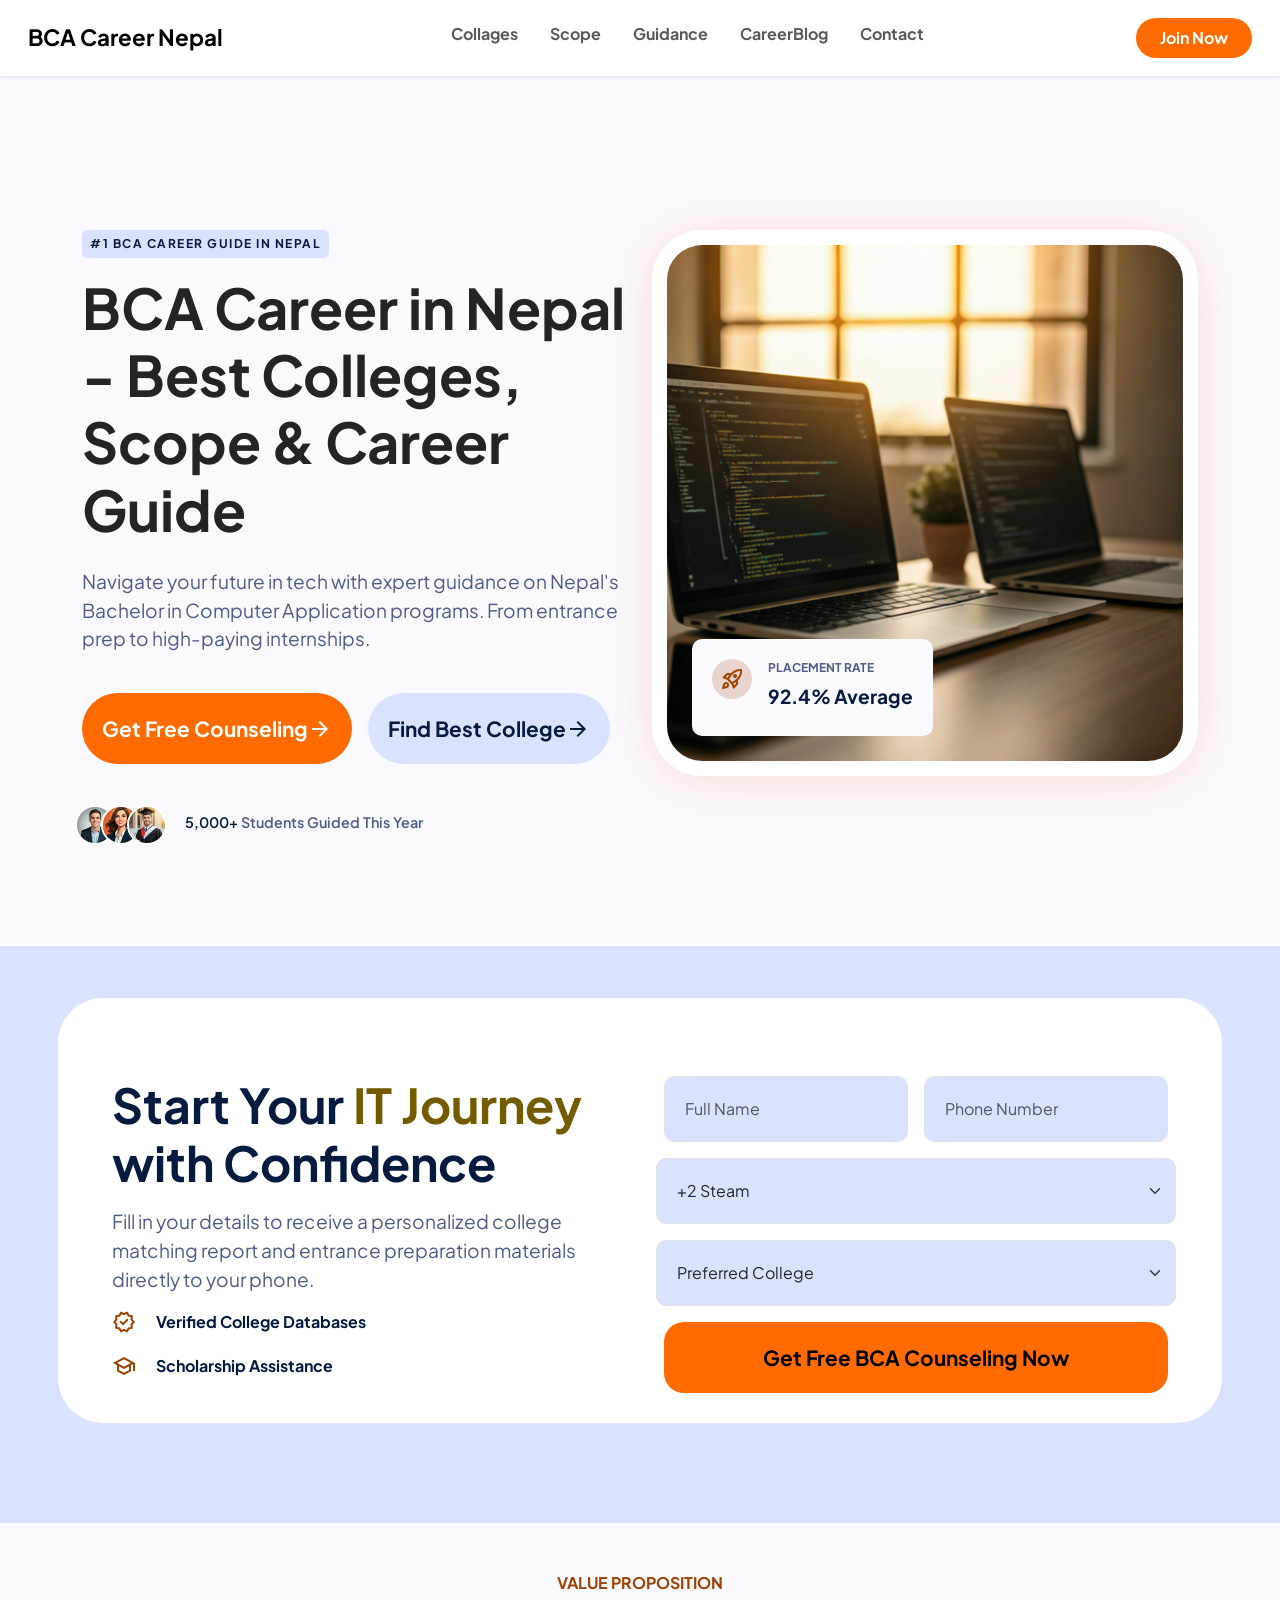
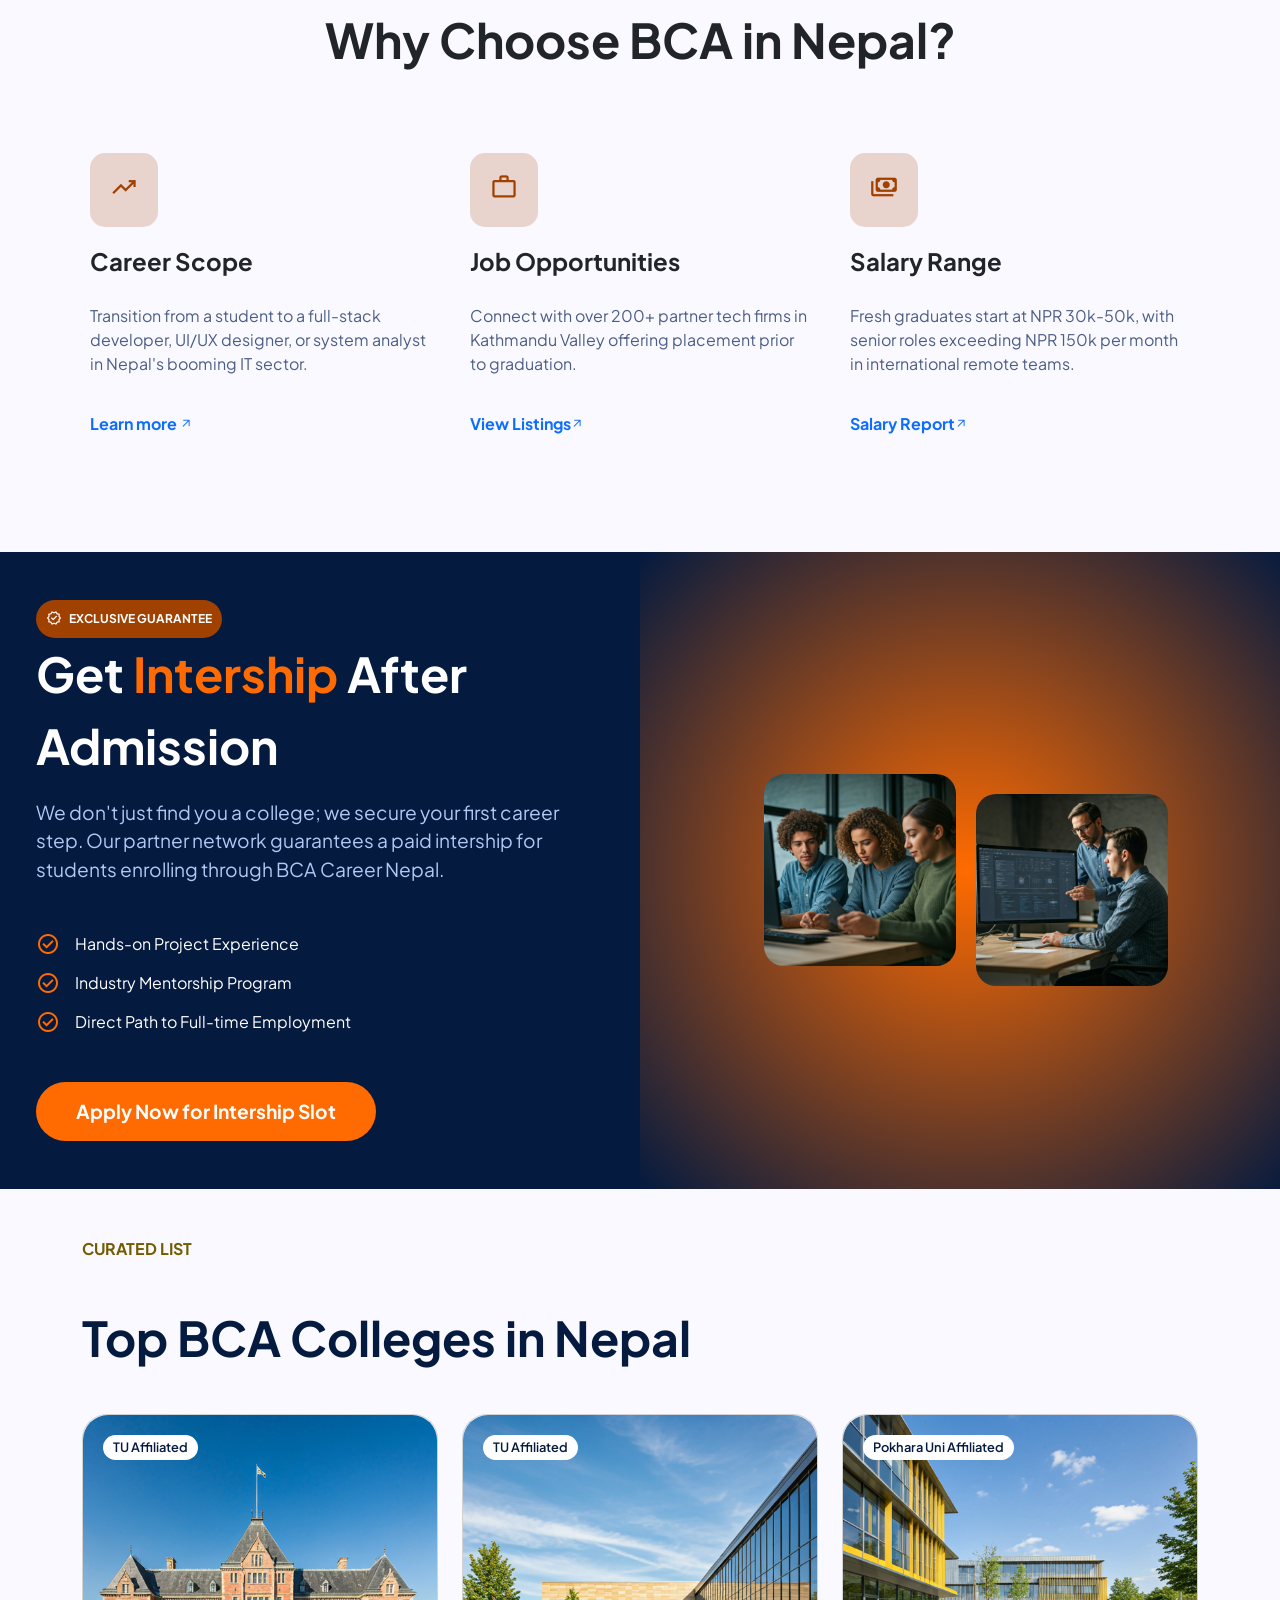
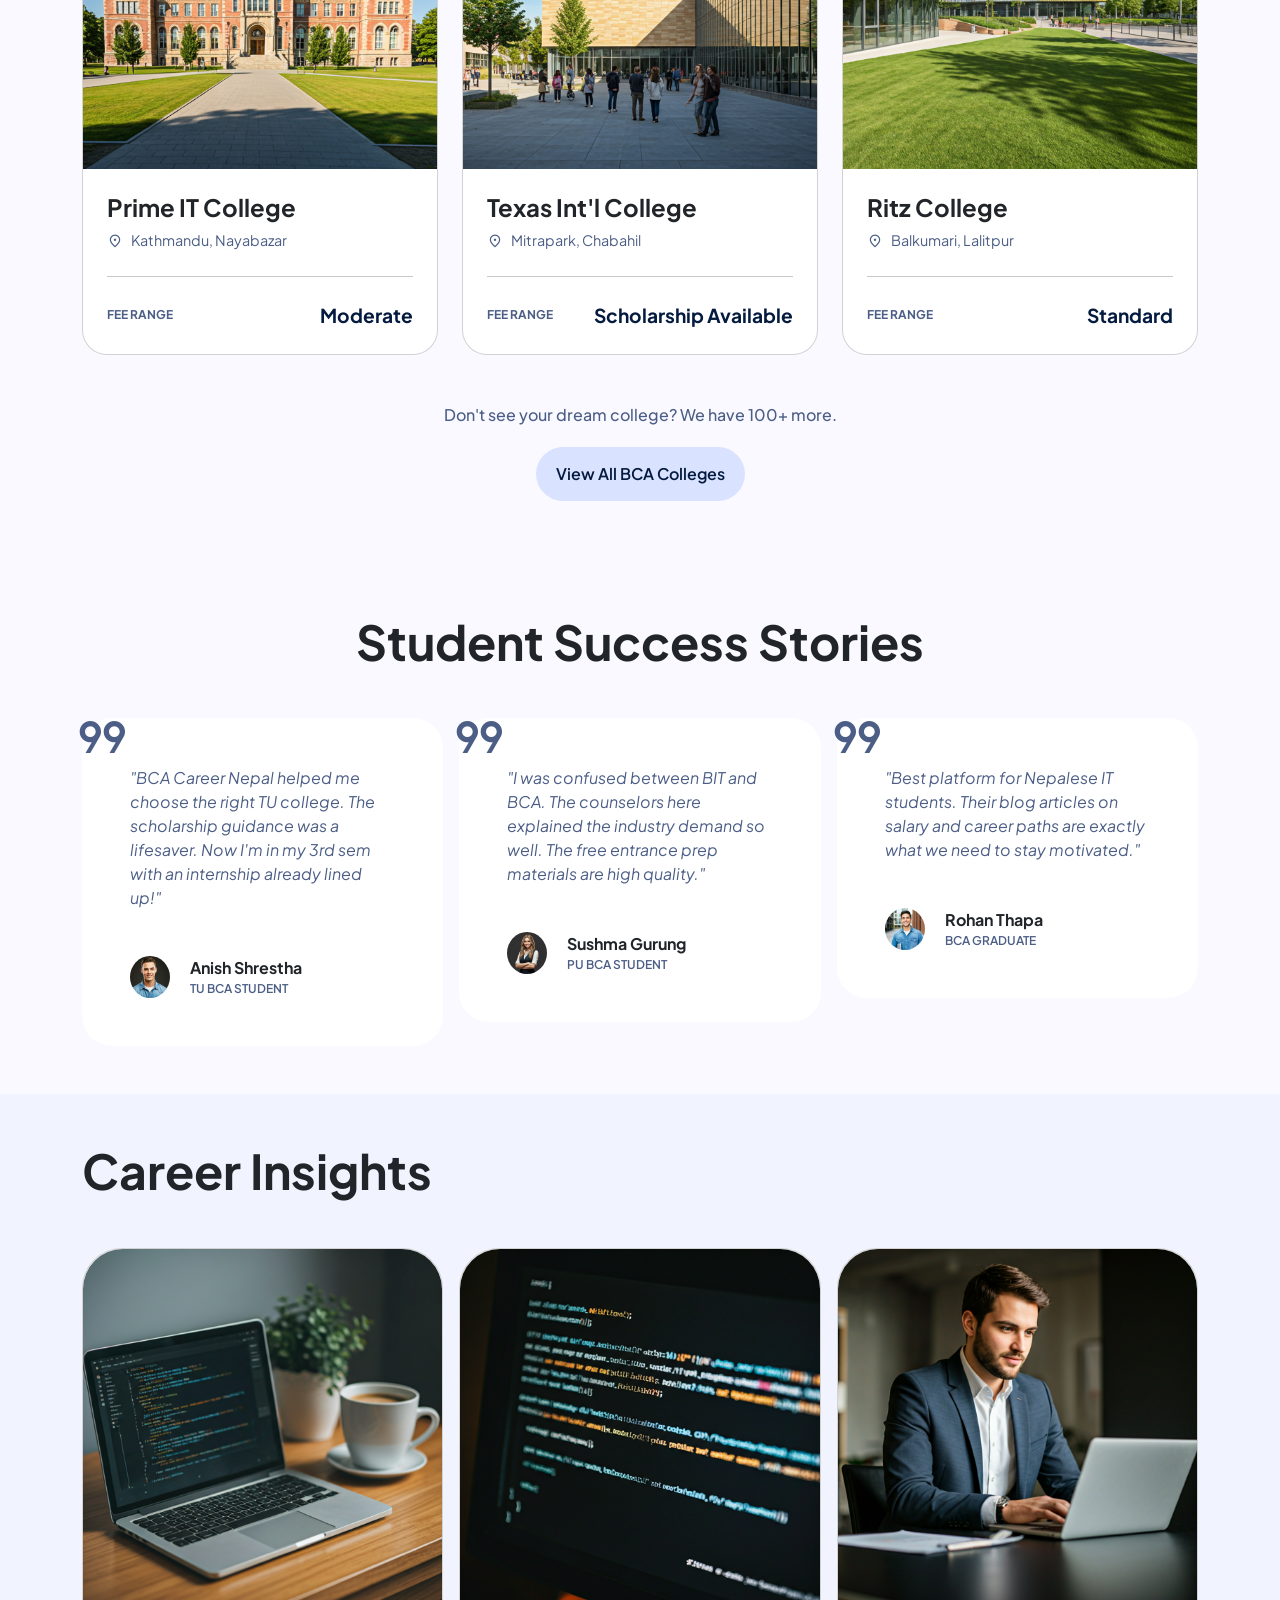
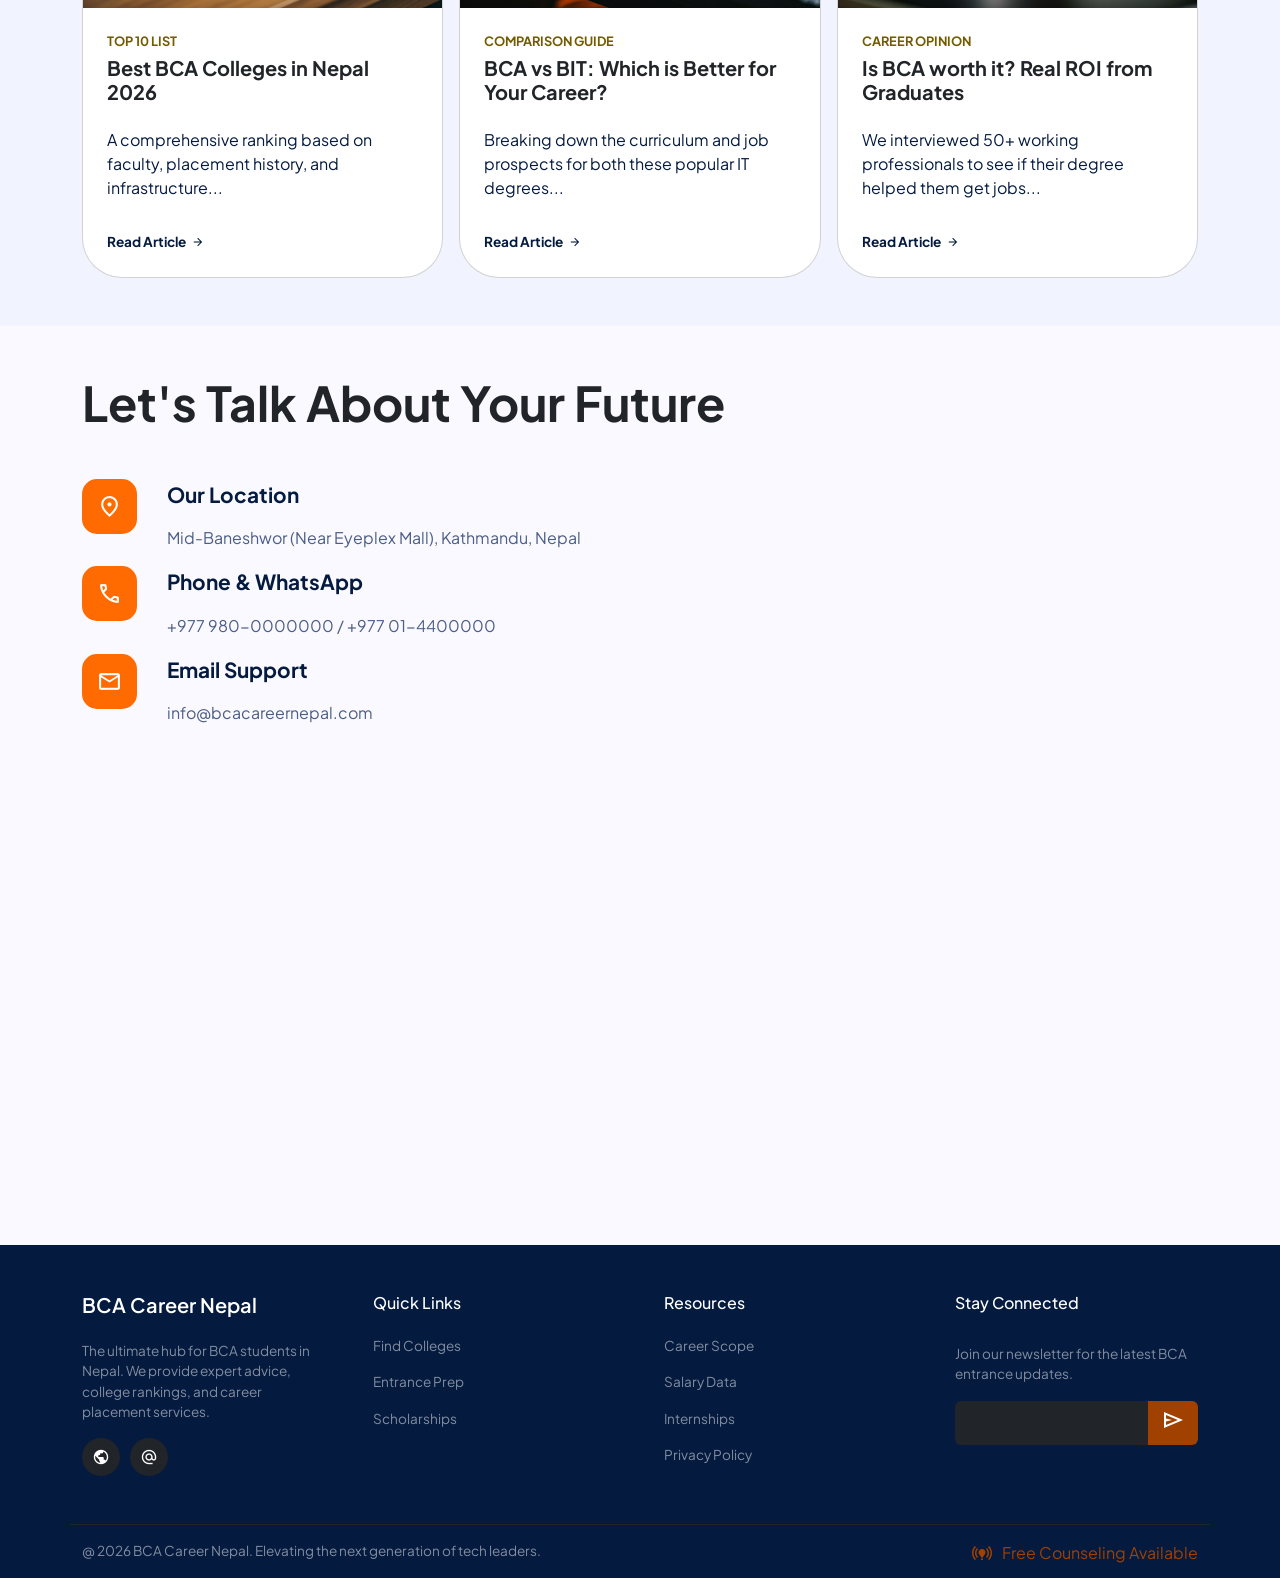
<file: bca_nepal_clone/index.html>
<!DOCTYPE html>
<html lang="en">
  <head>
    <meta charset="UTF-8">
    <meta name="viewport" content="width=device-width, initial-scale=1.0">
    <link href="https://cdn.jsdelivr.net/npm/bootstrap@5.3.8/dist/css/bootstrap.min.css" rel="stylesheet">
    <script src="https://cdn.jsdelivr.net/npm/bootstrap@5.3.8/dist/js/bootstrap.bundle.min.js"></script>
    <link rel="preconnect" href="https://fonts.googleapis.com">
    <link rel="preconnect" href="https://fonts.gstatic.com" crossorigin>
    <link href="https://fonts.googleapis.com/css2?family=Plus+Jakarta+Sans:ital,wght@0,200..800;1,200..800&family=Poppins:ital,wght@0,100;0,200;0,300;0,400;0,500;0,600;0,700;0,800;0,900;1,100;1,200;1,300;1,400;1,500;1,600;1,700;1,800;1,900&family=Roboto:ital,wght@0,100..900;1,100..900&display=swap" rel="stylesheet">
    <link rel="stylesheet" href="https://fonts.googleapis.com/css2?family=Material+Symbols+Outlined" />
    <link rel="stylesheet" href="index.css">
    <title>BCA Career in Nepal - Best Colleges, Scope & Career Guide</title>
  </head>
  <body>
    <nav class="navbar navbar-expand-lg fixed-top bg-white p-3 shadow-sm px-xxl-5">
      <div class="container-fluid">
        <a class="navbar-brand" href="#">BCA Career Nepal</a>
        <button class="navbar-toggler" type="button" data-bs-toggle="collapse" data-bs-target="#collapsibleNavbar">
          <span class="navbar-toggler-icon"></span>
        </button>
        <div class="collapse navbar-collapse" id="collapsibleNavbar">
          <ul class="navbar-nav mx-auto">
            <li class="nav-item mx-2 h6 nav-li">
              <a class="nav-link" href="colleges.html">Collages</a>
            </li>
            <li class="nav-item mx-2 h6 nav-li">
              <a class="nav-link" href="syllabus.html">Scope</a>
            </li>
            <li class="nav-item mx-2 h6 nav-li">
              <a class="nav-link" href="guidance.html">Guidance</a>
            </li>
            <li class="nav-item mx-2 h6 nav-li">
              <a class="nav-link" href="careerblog.html">CareerBlog</a>
            </li>
            <li class="nav-item mx-2 h6 nav-li">
              <a class="nav-link" href="contact.html">Contact</a>
            </li>
          </ul>
          <a class="d-flex justify-content-center join-button rounded-pill px-4 py-2">Join Now</a>
        </div>
      </div>
    </nav>
    <main class="container-lg">
      <div class="hero row pb-5">
        <div class="                                                        col-sm-12 col-md-6">
          <div class="hero-badge d-inline-block badge p-2">
            #1 BCA CAREER GUIDE IN NEPAL
          </div>
          <div class="pt-3">
            <h1 class="hero-title display-4">BCA Career in Nepal - Best Colleges, Scope & Career Guide</h1>
          </div>
          <p class="hero-description pb-4 pt-3">Navigate your future in tech with expert guidance on Nepal's Bachelor in Computer Application programs. From entrance prep to high-paying internships.</p>
          <div class="d-flex gap-3">
            <button class="d-flex align-items-center hero-btn get-counseling-btn rounded-pill">Get Free Counseling <span class="material-symbols-outlined">arrow_forward</span></button>
            <button class="d-flex align-items-center hero-btn find-best-collg-btn rounded-pill">Find Best College  <span class="material-symbols-outlined">arrow_forward</span></button>
          </div>
          <div class="d-flex hero-student-coll py-5">
            <img src="./images/hero-pic1.png" class="hero-stdnt">
            <img src="./images/hero-pic2.png" class="hero-stdnt">
            <img src="./images/hero-pic3.png" class="hero-stdnt">
            <p class="hero-stdnt-p">5,000+ <span class="hero-stdnt-p-inner">Students Guided This Year</span></p>
          </div>
        </div>
        <div class="col-sm-12 col-md-6">
          <div class="position-relative">
            <img src="./images/index-page-banner-image.png" class="hero-banner-image">

            <div class="d-flex gap-3 banner-img-badge position-absolute">
              <span class="material-symbols-outlined banner-image-badge-icon" data-weight="fill">rocket_launch</span>
              <div>
                <p class="banner-image-badgetext">PLACEMENT RATE</p>
                <p class="banner-image-stat">92.4% Average</p>
              </div>
            </div>
          </div>
          
        </div>
        
      </div>
    </main>
    <div class="cta-container">
      <div class="container-lg">
        <div class="cta row g-5">
          <div class="col-12 col-md-6">
            <p class="cta-title display-5">
              Start Your <span class="cta-title-span">IT Journey</span> with Confidence
            </p>
            <p class="cta-description">
              Fill in your details to receive a personalized college matching report and entrance preparation materials directly to your phone.
            </p>
            <div class="cta-icon-container">
              <div class="cta-icon-div">
                <span class="material-symbols-outlined cta-icon">verified</span>
                <span class="cta-icon-name">Verified College Databases</span>
              </div>
              <div class="cta-icon-div">
                <span class="material-symbols-outlined cta-icon">school</span>
                <span class="cta-icon-name">Scholarship Assistance</span>
              </div>
            </div>
          </div>
          <div class="col-12 col-md-6 d-flex align-items-center">
            <form>
              <div class="d-flex flex-column gap-3">
                <div class="d-flex gap-3">
                  <input type="text" class="form-control cta-input" placeholder="Full Name" name="full-name">
                  <input type="text" class="form-control cta-input" placeholder="Phone Number" name="phone-number">
                </div>
                <div class="row g-3">
                  <select class="col-12 col-md-6 form-select cta-select">
                    <option value="" disabled selected>+2 Steam</option>
                    <option value="Science">Science</option>
                    <option value="Management">Management</option>
                    <option value="Humanities">Humanities</option>
                  </select>
                  <select class="col-12 col-md-6 form-select cta-select">
                    <option value="" disabled selected>Preferred College</option>
                    <option value="Science">TU Affiliated</option>
                    <option value="Management">PU Affiliated</option>
                    <option value="Humanities">Pokhara Uni</option>
                  </select>
                </div>
                <button class="cta-form-btn">Get Free BCA Counseling Now</button>
              </div>
            </form>
          </div>
        </div>
      </div>
    </div>
    <div class="value-proposition-container py-5">
      <div class="container-lg">
        <p class="text-center value-prop-tag">VALUE PROPOSITION</p>
        <p class="display-5 text-center value-prop-title">Why Choose BCA in Nepal?</p>
        <div class="py-5 row">
          <div class="value-prop col-md-6 col-lg-4">
            <div class="value-prop-icon-container">
              <span class="material-symbols-outlined text-primary fs-3 value-prop-icon">trending_up</span>
            </div>
            <p class="value-prop-title h4">Career Scope</p>
            <p class="value-prop-description">
              Transition from a student to a full-stack developer, UI/UX designer, or system analyst in Nepal's booming IT sector.
            </p>
            <a href="#" class="value-prop-a">Learn more <span class="material-symbols-outlined small">arrow_outward</span></a>
          </div>
          <div class="value-prop col-md-6 col-lg-4">
            <div class="value-prop-icon-container">
              <span class="material-symbols-outlined text-primary fs-3 value-prop-icon">work</span>
            </div>
            <p class="value-prop-title h4">Job Opportunities</p>
            <p class="value-prop-description">
              Connect with over 200+ partner tech firms in Kathmandu Valley offering placement prior to graduation.
            </p>
            <a href="#" class="value-prop-a">View Listings<span class="material-symbols-outlined small">arrow_outward</span></a>
          </div>
          <div class="value-prop col-md-6 col-lg-4">
            <div class="value-prop-icon-container">
              <span class="material-symbols-outlined text-primary fs-3 value-prop-icon">payments</span>
            </div> 
            <p class="value-prop-title h4">Salary Range</p> 
            <p class="value-prop-description">
              Fresh graduates start at NPR 30k-50k, with senior roles exceeding NPR 150k per month in international remote teams.
            </p>
            <a href="#" class="value-prop-a">Salary Report<span class="material-symbols-outlined small">arrow_outward</span></a>
          </div>
        </div>
      </div>
    </div>
    <div class="internship-container row">
      <div class="col-md-6 internship-bg2 p-5">
        <div class="internship-badge rounded-pill">
          <span class="material-symbols-outlined internship-badge-verified-icon">verified</span>
          <p class="intership-badge-p">EXCLUSIVE GUARANTEE</p>
        </div>
        <p class="intership-title">Get <span class="intership-span">Intership</span> After Admission</p>
        <p class="intership-description">We don't just find you a college; we secure your first career step. Our partner network guarantees a paid intership for students enrolling through BCA Career Nepal.</p>
        <div class="intership-qualities mt-5">
          <div class="intership-quality-container">
            <span class="material-symbols-outlined internship-quality-check-icon">check_circle</span>
            <span class="internship-quality">Hands-on Project Experience</span>
          </div>
          <div class="intership-quality-container">
            <span class="material-symbols-outlined internship-quality-check-icon">check_circle</span>
            <span class="internship-quality">Industry Mentorship Program</span>
          </div>
          <div class="intership-quality-container">
            <span class="material-symbols-outlined internship-quality-check-icon">check_circle</span>
            <span class="internship-quality">Direct Path to Full-time Employment</span>
          </div>
        </div>
        <button class="intership-apply-btn rounded-pill mt-5">Apply Now for Intership Slot</button>
      </div>
      <div class="col-md-6 internship-bg1 p-5">
        <div class="internship-image-container">
          <img src="./images/internship-image1.png" class="internship-image">
          <img src="./images/internship-image2.png" class="internship-image internship-img2">
        </div>
      </div>
    </div>
    
    <div class="container-lg">
      <div class="d-flex flex-column gap-5 py-5">
        <div class="bca-colleges-sm-tag">CURATED LIST</div>
        <div class="display-5 bca-colleges-title">Top BCA Colleges in Nepal</div>
        <div class="row g-4">

          <div class="col-md-6 col-lg-4">
            <div class="card" style="border-radius:25px;">
              <div class="card-img-top-div">
                <img class="card-img-top card-img-top-colleges" src="./images/prime-college-image.png" alt="college image">
              </div>
              <div class="card-body p-4">
                <h4 class="card-title">Prime IT College</h4>
                <p class="bca-college-location d-flex align-items-center gap-2">
                  <span class="material-symbols-outlined" style="font-size: 1rem;">location_on</span> Kathmandu, Nayabazar
                </p>
                <hr class="card-divider my-4">
                <div class="d-flex justify-content-between align-items-center">
                  <span class="bca-college-feerange-label">FEE RANGE</span>
                  <span class="bca-college-feerange">Moderate</span>
                </div>
              </div>
              <span class="bca-college-affiliation rounded-pill">TU Affiliated</span>
            </div>
          </div>

          <div class="col-md-6 col-lg-4">
            <div class="card" style="border-radius:25px;">
              <div class="card-img-top-div">
                <img class="card-img-top card-img-top-colleges" src="./images/texas-college-image.png" alt="college image">
              </div>
              <div class="card-body p-4">
                <h4 class="card-title">Texas Int'l College</h4>
                <p class="bca-college-location d-flex align-items-center gap-2">
                  <span class="material-symbols-outlined" style="font-size: 1rem;">location_on</span> Mitrapark, Chabahil
                </p>
                <hr class="card-divider my-4">
                <div class="d-flex justify-content-between align-items-center">
                  <span class="bca-college-feerange-label">FEE RANGE</span>
                  <span class="bca-college-feerange">Scholarship Available</span>
                </div>
              </div>
              <span class="bca-college-affiliation rounded-pill">TU Affiliated</span>
            </div>
          </div>

          <div class="col-md-6 col-lg-4">
            <div class="card" style="border-radius:25px;">
              <div class="card-img-top-div">
                <img class="card-img-top card-img-top-colleges" src="./images/ritz-college-image.png" alt="college image">
              </div>
              <div class="card-body p-4">
                <h4 class="card-title">Ritz College</h4>
                <p class="bca-college-location d-flex align-items-center gap-2">
                  <span class="material-symbols-outlined" style="font-size: 1rem;">location_on</span> Balkumari, Lalitpur
                </p>
                <hr class="card-divider my-4">
                <div class="d-flex justify-content-between align-items-center">
                  <span class="bca-college-feerange-label">FEE RANGE</span>
                  <span class="bca-college-feerange">Standard</span>
                </div>
              </div>
              <span class="bca-college-affiliation rounded-pill">Pokhara Uni Affiliated</span>
            </div>
          </div>

        </div>
        <p class="bca-college-cta text-center">
          Don't see your dream college? We have 100+ more.
          <button class="bca-college-cta-btn mx-auto rounded-pill">View All BCA Colleges</button>
        </p>
      </div>
    </div>

    <div class="container-lg py-5">
      <p class="display-5 text-center std-success-stories-title mb-5">Student Success Stories</p>
      <div class="row g-3">
        <div class="col-12 col-md-6 col-lg-4">
          <div class="success-card p-5">
            <p class="card-text">
              "BCA Career Nepal helped me choose the right TU college. The scholarship guidance was a lifesaver. Now I'm in my 3rd sem with an internship already lined up!"
            </p>
            <div class="success-card-profile">
              <img src="./images/anish-shrestha-img.png" class="success-card-img">
              <div class="success-card-profile-about">
                <span class="success-card-name">Anish Shrestha</span>
                <span class="success-card-designation">TU BCA STUDENT</span>
              </div>
            </div>
            <span class="material-symbols-outlined success-card-quote">format_quote</span>
          </div>
        </div>
        <div class="col-12 col-md-6 col-lg-4">
          <div class="success-card p-5">
            <p class="card-text">
              "I was confused between BIT and BCA. The counselors here explained the industry demand so well. The free entrance prep materials are high quality."
            </p>
            <div class="success-card-profile">
              <img src="./images/sushma-gurung-img.png" class="success-card-img">
              <div class="success-card-profile-about">
                <span class="success-card-name">Sushma Gurung</span>
                <span class="success-card-designation">PU BCA STUDENT</span>
              </div>
            </div>
            <span class="material-symbols-outlined success-card-quote">format_quote</span>
          </div>
        </div>
        <div class="col-12 col-md-6 col-lg-4">
          <div class="success-card p-5">
            <p class="card-text">
              "Best platform for Nepalese IT students. Their blog articles on salary and career paths are exactly what we need to stay motivated."
            </p>
            <div class="success-card-profile">
              <img src="./images/rohan-thapa-img.png" class="success-card-img">
              <div class="success-card-profile-about">
                <span class="success-card-name">Rohan Thapa</span>
                <span class="success-card-designation">BCA GRADUATE</span>
              </div>
            </div>
            <span class="material-symbols-outlined success-card-quote">format_quote</span>
          </div>
        </div>
      </div>
    </div>
    <div class="career-insights-container py-5">
      <div class="container-lg">
        <p class="display-5 career-insights-title mb-5">Career Insights</p>
        <div class="row g-3">

          <div class="col-12 col-md-6 col-lg-4">
            <div class="card card-career-insights">
              <img class="card-img-top card-img-top-career-insights" src="./images/career-insights-1.png" alt="career-insights-pic1">
              <div class="card-body p-4">
                <p class="career-insights-tag">TOP 10 LIST</p>
                <div class="d-flex flex-column gap-3">
                  <h5 class="career-insights-title">Best BCA Colleges in Nepal 2026</h5>
                  <p class="career-insights-article-snap">A comprehensive ranking based on faculty, placement history, and infrastructure...</p>
                  <a class="career-insight-article" href="#">Read Article <span class="material-symbols-outlined" style="font-size: 0.875rem;">arrow_forward</span></a>
                </div>
              </div>
            </div>
          </div>

          <div class="col-12 col-md-6 col-lg-4">
            <div class="card card-career-insights">
              <img class="card-img-top card-img-top-career-insights" src="./images/career-insights-2.png" alt="career-insights-pic1">
              <div class="card-body p-4">
                <p class="career-insights-tag">COMPARISON GUIDE</p>
                <div class="d-flex flex-column gap-3">
                  <h5 class="career-insights-title">BCA vs BIT: Which is Better for Your Career?</h5>
                  <p class="career-insights-article-snap">Breaking down the curriculum and job prospects for both these popular IT degrees...</p>
                  <a class="career-insight-article" href="#">Read Article <span class="material-symbols-outlined" style="font-size: 0.875rem;">arrow_forward</span></a>
                </div>
              </div>
            </div>
          </div>
          <div class="col-12 col-md-6 col-lg-4">
            <div class="card card-career-insights">
              <img class="card-img-top card-img-top-career-insights" src="./images/career-insights-3.png" alt="career-insights-pic1">
              <div class="card-body p-4">
                <p class="career-insights-tag">CAREER OPINION</p>
                <div class="d-flex flex-column gap-3">
                  <h5 class="career-insights-title">Is BCA worth it? Real ROI from Graduates</h5>
                  <p class="career-insights-article-snap">We interviewed 50+ working professionals to see if their degree helped them get jobs...</p>
                  <a class="career-insight-article" href="#">Read Article <span class="material-symbols-outlined" style="font-size: 0.875rem;">arrow_forward</span></a>
                </div>
              </div>
            </div>
          </div>
        </div>
      </div>
    </div>
    <div class="container-lg py-5">
      <p class="display-5 company-info-title mb-5">Let's Talk About Your Future</p>
      <div class="company-info-container">
        <div class="company-info-symbol-container">
          <span class="material-symbols-outlined">location_on</span>
        </div>
        <div>
          <p class="company-info">Our Location</p>
          <p class="company-info-detail">Mid-Baneshwor (Near Eyeplex Mall), Kathmandu, Nepal</p>
        </div>
      </div>
      <div class="company-info-container">
        <div class="company-info-symbol-container">
          <span class="material-symbols-outlined">call</span>
        </div>
        <div>
          <p class="company-info">Phone & WhatsApp</p>
          <p class="company-info-detail">+977 980-0000000 / +977 01-4400000</p>
        </div>
      </div>
      <div class="company-info-container">
        <div class="company-info-symbol-container">
          <span class="material-symbols-outlined">mail</span>
        </div>
        <div>
          <p class="company-info">Email Support</p>
          <p class="company-info-detail">info@bcacareernepal.com</p>
        </div>
      </div>
      <iframe src="https://www.google.com/maps/embed?pb=!1m18!1m12!1m3!1d14130.50123684024!2d85.32895531694223!3d27.69797331793655!2m3!1f0!2f0!3f0!3m2!1i1024!2i768!4f13.1!3m3!1m2!1s0x39eb19e908b36f51%3A0x6bdb7054ec60a79d!2sEyeplex%20Mall!5e0!3m2!1sen!2snp!4v1779174952718!5m2!1sen!2snp" width="100%" height="450" style="border:0;" allowfullscreen="" loading="lazy" referrerpolicy="no-referrer-when-downgrade"></iframe>
    </div>
    <footer class="footer-container pt-5 px-3">
      <div class="container-lg">
        <div class="row g-5">
          <div class="col-6 col-md-4 col-lg-3">
            <h5 class="footer-flex1-title">BCA Career Nepal</h5>
            <p class="footer-flex1-description mt-4">The ultimate hub for BCA students in Nepal. We provide expert advice, college rankings, and career placement services.</p>
            <div class="footer-icon-container">
              <div class="footer-flex1-icon1">
                <span class="material-symbols-outlined" style="font-size: 1.125rem;">public</span>
              </div>
              <div class="footer-flex1-icon2">
                <span class="material-symbols-outlined" style="font-size: 1.125rem;">alternate_email</span>
              </div>
            </div>
            
          </div>
          <div class="col-6 col-md-4 col-lg-3">
            <div class="d-flex flex-column gap-3" style="flex:1;">
              <h6 style="color:white;">Quick Links</h6>
              <a class="footer-link" href="#">Find Colleges</a>
              <a class="footer-link" href="#">Entrance Prep</a>
              <a class="footer-link" href="#">Scholarships</a>
            </div>
          </div>
          <div class="col-6 col-md-4 col-lg-3">
            <div class="d-flex flex-column gap-3" style="flex:1;">
              <h6 style="color:white;">Resources</h6>
              <a class="footer-link" href="#">Career Scope</a>
              <a class="footer-link" href="#">Salary Data</a>
              <a class="footer-link" href="#">Internships</a>
              <a class="footer-link" href="#">Privacy Policy</a>
            </div>
          </div>
          <div class="col-6 col-md-4 col-lg-3">
            <div class="d-flex flex-column" style="flex:1;">
              <h6 style="color:white;">Stay Connected</h6>
              <p class="footer-flex4-description mt-4">Join our newsletter for the latest BCA entrance updates.</p>
              <form>
                <div class="input-group">
                  <input type="text" class="form-control footer-form-input">
                  <button class="btn btn-footer-form" type="submit">
                    <span class="material-symbols-outlined">send</span>
                  </button>
                </div>
              </form>
            </div>
          </div>
        </div>
        <div class="mt-5 row justify-content-between footer-end pt-3">
          <p class="footer-copyright col-12 col-md-6">@ 2026 BCA Career Nepal. Elevating the next generation of tech leaders.</p>
          <div class="d-flex gap-2 col-12 col-md-auto">
            <span class="material-symbols-outlined free-counseling-icon">online_prediction</span>
            <p class="footer-free-counseling mb-0">Free Counseling Available</p>
          </div>
        </div>
      </div>
    </footer>
    
  </body>
</html>
</file>
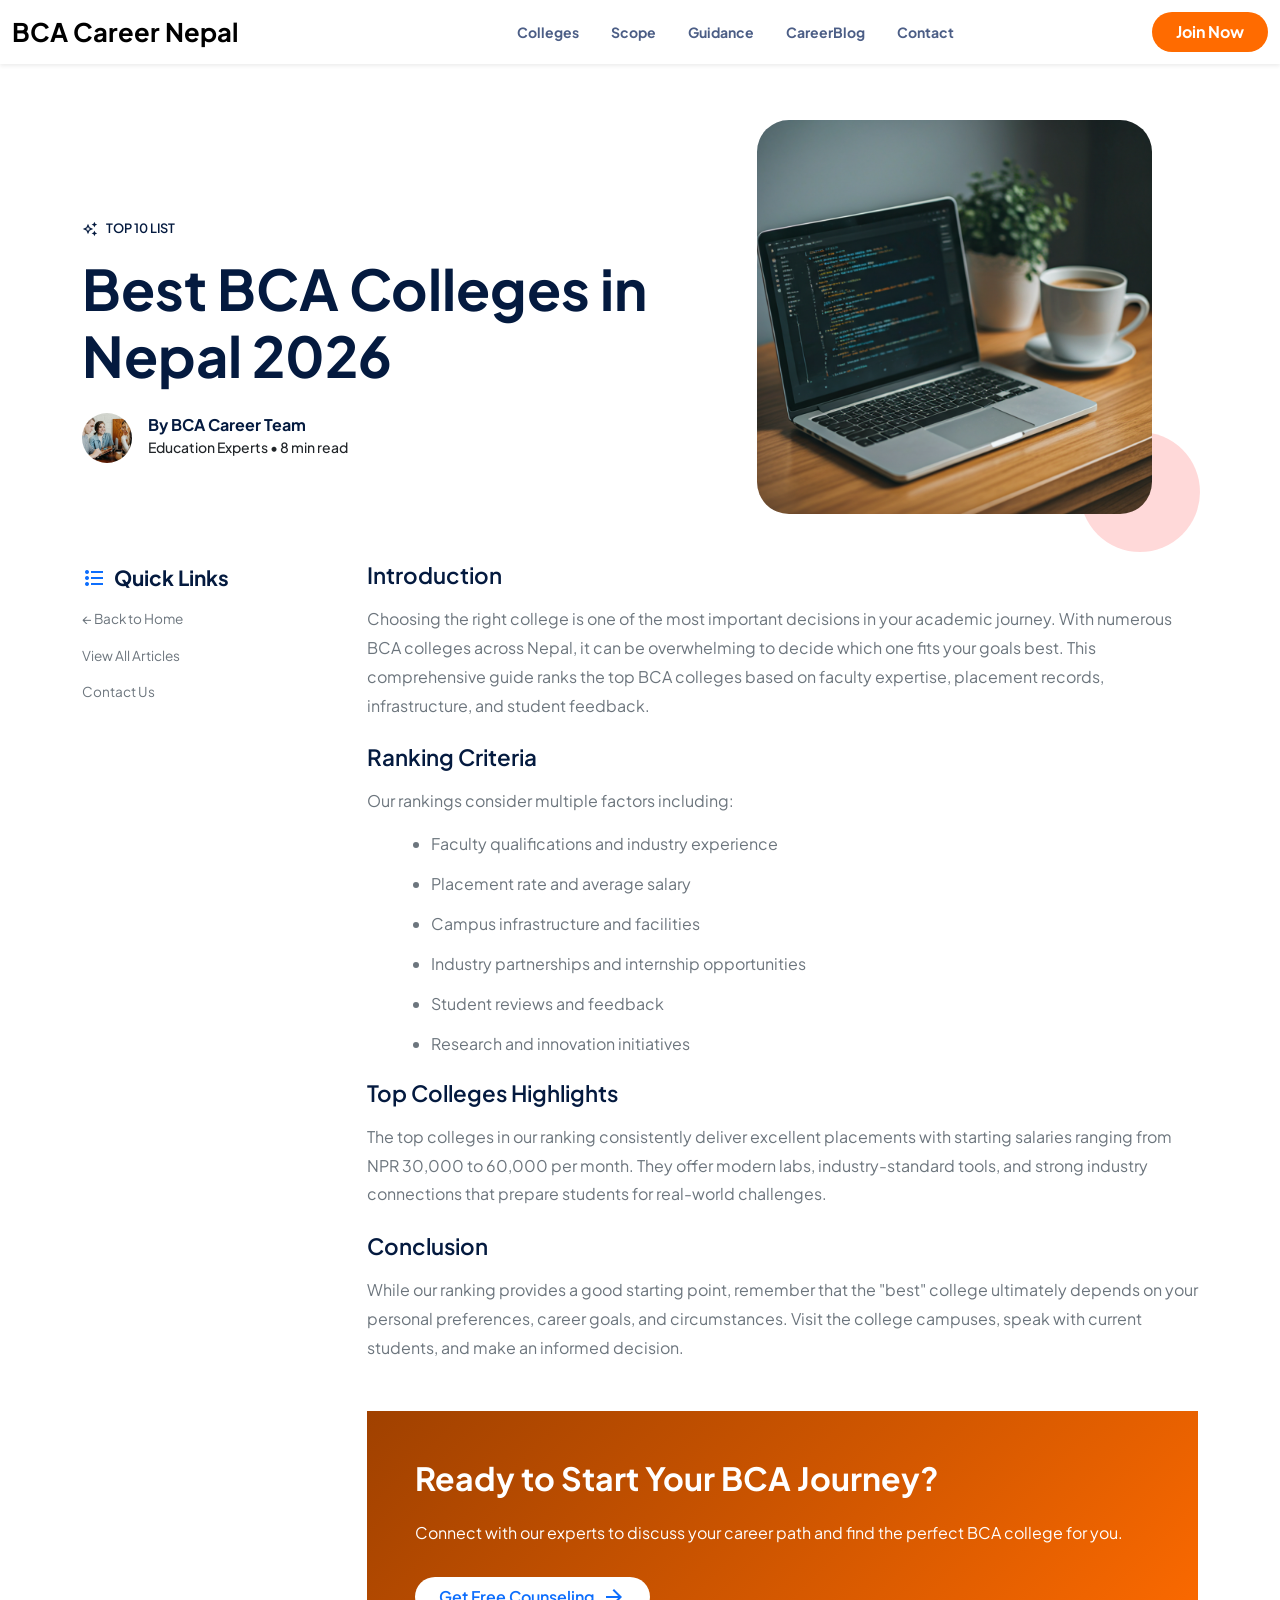
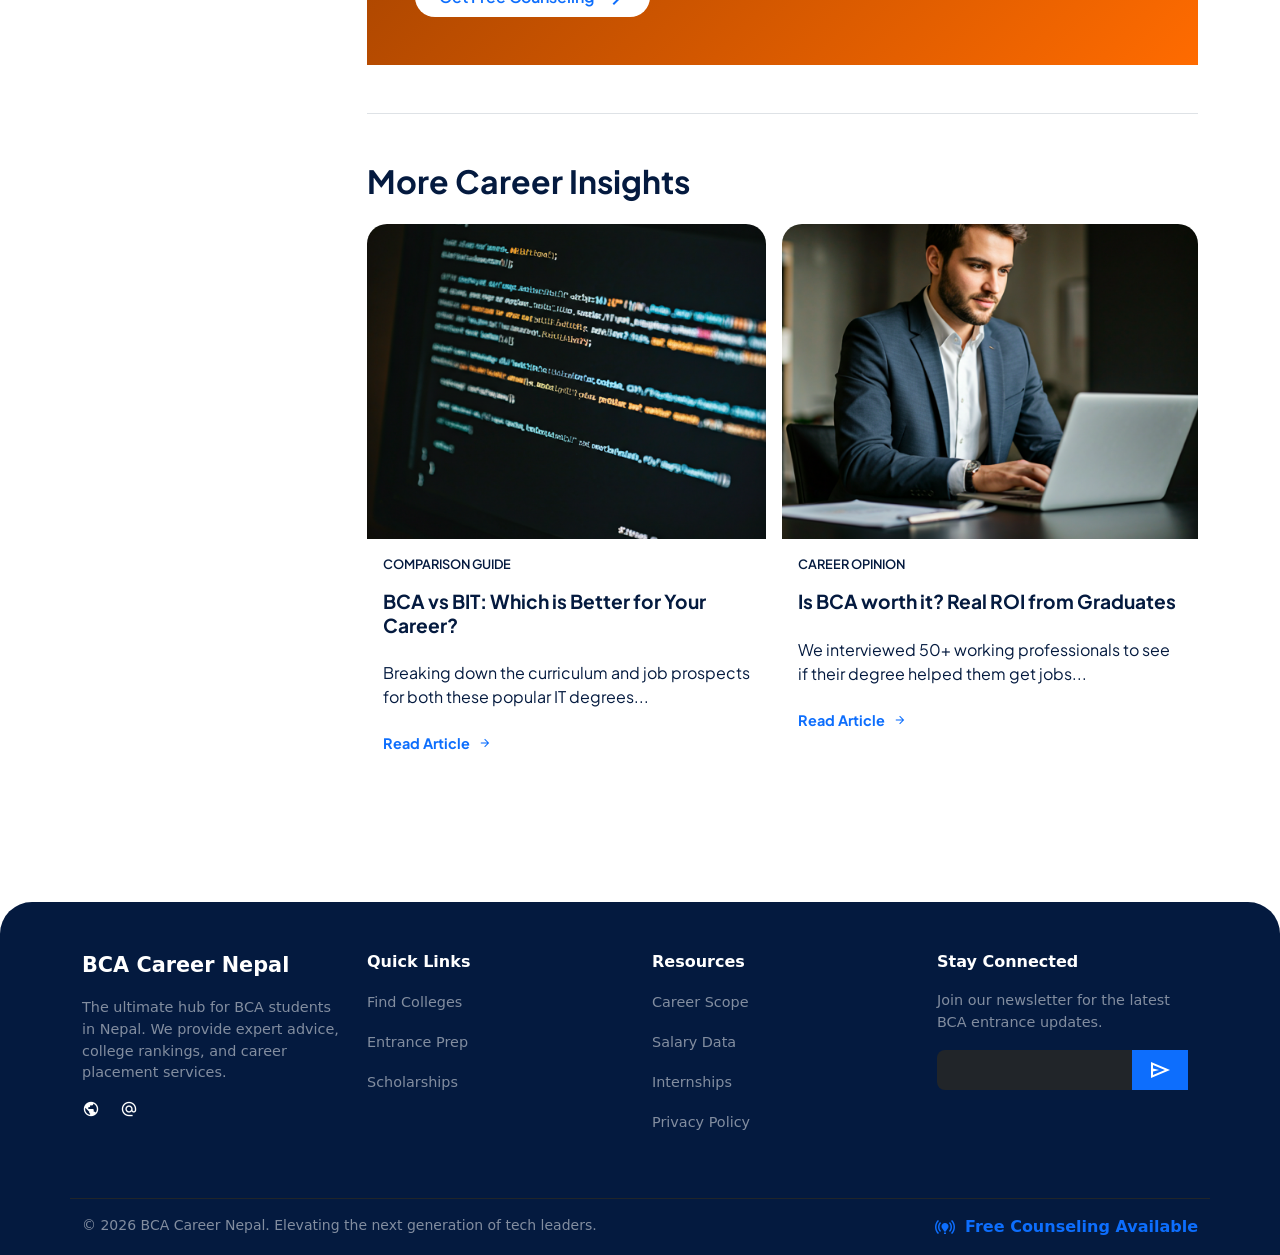
<file: bca_nepal_clone/career-insights.html>
<!DOCTYPE html>
<html lang="en">
  <head>
    <meta charset="UTF-8">
    <meta name="viewport" content="width=device-width, initial-scale=1.0">
    <title>Best BCA Colleges in Nepal 2026</title>
    <link rel="stylesheet" href="career-insights.css">
    <link href="https://cdn.jsdelivr.net/npm/bootstrap@5.3.8/dist/css/bootstrap.min.css" rel="stylesheet">
    <script src="https://cdn.jsdelivr.net/npm/bootstrap@5.3.8/dist/js/bootstrap.bundle.min.js"></script>
    <link rel="preconnect" href="https://fonts.googleapis.com">
    <link rel="preconnect" href="https://fonts.gstatic.com" crossorigin>
    <link href="https://fonts.googleapis.com/css2?family=Plus+Jakarta+Sans:ital,wght@0,200..800;1,200..800&family=Poppins:ital,wght@0,100;0,200;0,300;0,400;0,500;0,600;0,700;0,800;0,900;1,100;1,200;1,300;1,400;1,500;1,600;1,700;1,800;1,900&family=Roboto:ital,wght@0,100..900;1,100..900&display=swap" rel="stylesheet">
    <link rel="stylesheet" href="https://fonts.googleapis.com/css2?family=Material+Symbols+Outlined:opsz,wght,FILL,GRAD@20..48,100..700,0..1,-50..200" />
  </head>
  <body>
    <nav class="navbar navbar-expand-lg bg-white fixed-top shadow-sm">
      <div class="container-fluid">
        <a class="navbar-brand" href="#">BCA Career Nepal</a>
        <button class="navbar-toggler" type="button" data-bs-toggle="collapse" data-bs-target="#collapsibleNavbar">
          <span class="navbar-toggler-icon"></span>
        </button>
        <div class="collapse navbar-collapse" id="collapsibleNavbar">
          <ul class="navbar-nav mx-auto d-flex gap-3">
            <li class="nav-item small fw-bold">
              <a class="nav-link" href="#">Colleges</a>
            </li>
            <li class="nav-item small fw-bold">
              <a class="nav-link" href="#">Scope</a>
            </li>
            <li class="nav-item small fw-bold">
              <a class="nav-link" href="#">Guidance</a>
            </li>
            <li class="nav-item small fw-bold">
              <a class="nav-link" href="#">CareerBlog</a>
            </li>  
            <li class="nav-item small fw-bold">
              <a class="nav-link" href="#">Contact</a>
            </li>  
          </ul>
          <a class="nav-join-btn d-flex justify-content-center text-decoration-none py-2 px-4 rounded-pill fw-bold">Join Now</a>
        </div>
      </div>
    </nav>
    <main class="container-lg">
      <div class="hero row">
        <div class="col-12 col-lg-7 d-flex flex-column gap-3 mb-5 mb-lg-0 justify-content-center">
          <div class="hero-badge d-flex gap-2 align-items-center">
            <span class="material-symbols-outlined fs-6">auto_awesome</span> TOP 10 LIST
          </div>
          <h1 class="hero-title">Best BCA Colleges in Nepal 2026</h1>
          <div class="d-flex gap-3">
            <img src="./images/career-insights-creator1.jpg" class="hero-creator-img">
            <div>
              <p class="hero-creator-name mb-0">By BCA Career Team</p>
              <p class="mb-0 fw-medium" style="font-size: 0.875rem;">Education Experts • 8 min read</p>
            </div>
          </div>
        </div>
        <div class="col-12 col-lg-5 position-relative d-flex justify-content-center pb-5 pe-lg-5 hero-img-container">
          <img src="./images/career-insights1-hero-img.png" class="hero-img rounded-5">
          <div class="hero-img-circle position-absolute"></div>
        </div>
        
      </div>
      <div class="row">
        <div class="col-lg-3 quick-links position-sticky">
          <div class="d-flex gap-2 quick-links-title align-items-center mb-3">
            <span class="material-symbols-outlined text-primary" data-icon="format_list_bulleted">format_list_bulleted</span>
            Quick Links
          </div>
          <a href="#" class="text-secondary text-decoration-none mb-3" style="display: block; font-size:0.85rem;">← Back to Home</a>
          <a href="#" class="text-secondary text-decoration-none mb-3" style="display: block; font-size:0.85rem;">View All Articles</a>
          <a href="#" class="text-secondary text-decoration-none mb-3" style="display: block; font-size:0.85rem;">Contact Us</a>
        </div>
        <div class="col-12 col-lg-9">
          <div class="mb-4">
            <h3 class="main-title mb-3">Introduction</h3>
            <p class="text-secondary main-p">
              Choosing the right college is one of the most important decisions in your academic journey. With numerous BCA colleges across Nepal, it can be overwhelming to decide which one fits your goals best. This comprehensive guide ranks the top BCA colleges based on faculty expertise, placement records, infrastructure, and student feedback.
            </p>
          </div>
          <div class="mb-4">
            <h3 class="main-title mb-3">Ranking Criteria</h3>
            <p class="text-secondary main-p">Our rankings consider multiple factors including:</p>
            <ul class="text-secondary d-flex flex-column gap-3">
              <li>Faculty qualifications and industry experience</li>
              <li>Placement rate and average salary</li>
              <li>Campus infrastructure and facilities</li>
              <li>Industry partnerships and internship opportunities</li>
              <li>Student reviews and feedback</li>
              <li>Research and innovation initiatives</li>
            </ul>
          </div>
          <div class="mb-4">
            <h3 class="main-title mb-3">Top Colleges Highlights</h3>
            <p class="text-secondary main-p">
              The top colleges in our ranking consistently deliver excellent placements with starting salaries ranging from NPR 30,000 to 60,000 per month. They offer modern labs, industry-standard tools, and strong industry connections that prepare students for real-world challenges.
            </p>
          </div>
          <div class="mb-5">
            <h3 class="main-title mb-3">Conclusion</h3>
            <p class="text-secondary main-p">
              While our ranking provides a good starting point, remember that the "best" college ultimately depends on your personal preferences, career goals, and circumstances. Visit the college campuses, speak with current students, and make an informed decision.
            </p>
          </div>
          <div class="p-5 cfa-container d-flex flex-column gap-3 mb-5">
            <h2 class="cfa-title">Ready to Start Your BCA Journey?</h2>
            <p class="cfa-p">Connect with our experts to discuss your career path and find the perfect BCA college for you.</p>
            
            <a href="#" class="bg-white px-4 py-2 rounded-pill cfa-btn d-flex align-items-center gap-2 text-decoration-none">
              Get Free Counseling <span class="material-symbols-outlined" data-icon="arrow_forward">arrow_forward</span>
            </a>
          </div>
          <div class="mb-5">
            <h2 class="career-insights-card-title mb-4 pt-5">More Career Insights</h2>
            <div class="d-flex gap-3">
              <div class="card">
                <img class="card-img-top" src="./images/career-insights2-hero-img.png" alt="Card image" style="width:100%">
                <div class="card-body">
                  <p class="card-badge">COMPARISON GUIDE</p>
                  <h4 class="card-title mb-4">BCA vs BIT: Which is Better for Your Career?</h4>
                  <p class="card-text mb-4">Breaking down the curriculum and job prospects for both these popular IT degrees...</p>
                  <a href="#" class="card-btn text-decoration-none d-flex gap-2 align-items-center">
                    Read Article 
                    <span class="material-symbols-outlined" style="font-size: 0.875rem;">
                      arrow_forward
                    </span>
                  </a>
                </div>
              </div>
              <div class="card">
                <img class="card-img-top" src="./images/career-insights3-hero-img.png" alt="Card image" style="width:100%">
                <div class="card-body">
                  <p class="card-badge">CAREER OPINION</p>
                  <h4 class="card-title mb-4">Is BCA worth it? Real ROI from Graduates</h4>
                  <p class="card-text mb-4">We interviewed 50+ working professionals to see if their degree helped them get jobs...</p>
                  <a href="#" class="card-btn text-decoration-none d-flex gap-2 align-items-center">
                    Read Article 
                    <span class="material-symbols-outlined" style="font-size: 0.875rem;">
                      arrow_forward
                    </span>
                  </a>
                </div>
              </div>
            </div>
          </div>
        </div>  
      </div>
    </main>
    <footer class="pt-5 rounded-top-5">
      <div class="container-lg">
        <div class="row pb-5 row1">
          <div class="col-6 col-md-3">
            <p class="text-white footer-bg-title">BCA Career Nepal</p>
            <p class="footer-text">The ultimate hub for BCA students in Nepal. We provide expert advice, college rankings, and career placement services.</p>
            <span class="material-symbols-outlined text-white" style="font-size: 1.125rem; margin-right:15px;">public</span>
            <span class="material-symbols-outlined text-white" style="font-size: 1.125rem;">alternate_email</span>
          </div>
          <div class="col-6 col-md-3">
            <p class="footer-sm-title text-white">Quick Links</p>
            <ul class="footer-links d-flex flex-column gap-3">
              <li>
                <a href="#">Find Colleges</a>
              </li>
              <li>
                <a href="#">Entrance Prep</a>
              </li>
              <li>
                <a href="#">Scholarships</a>
              </li>
            </ul>
          </div>
          <div class="col-6 col-md-3">
            <p class="footer-sm-title text-white">Resources</p>
            <ul class="footer-links d-flex flex-column gap-3">
              <li>
                <a href="#">Career Scope</a>
              </li>
              <li>
                <a href="#">Salary Data</a>
              </li>
              <li>
                <a href="#">Internships</a>
              </li>
              <li>
                <a href="#">Privacy Policy</a>
              </li>
            </ul>
          </div>
          <div class="col-6 col-md-3">
            <p class="footer-sm-title text-white">Stay Connected</p>
            <p class="footer-text">Join our newsletter for the latest BCA entrance updates.</p>
            <form class="d-flex rounded-3 overflow-hidden">
              <input class="footer-input p-2" type="email">
              <button class="footer-form-btn px-3">
                <a href="#" class="d-flex align-items-center justify-content-center text-decoration-none">
                  <span class="material-symbols-outlined">send</span>
                </a>
              </button>
            </form>
          </div>
        </div>
        <div class="py-3 d-flex flex-column flex-lg-row justify-content-lg-between">
          <p class="text-white-50 small mb-3 mb-lg-0">
            © 2026 BCA Career Nepal. Elevating the next generation of tech leaders.
          </p>
          <div class="d-flex align-items-center gap-2 text-primary fw-bold">
            <span class="material-symbols-outlined small">online_prediction</span>
            Free Counseling Available
          </div>
        </div>
      </div>
    </footer>
  </body>
</html>
</file>
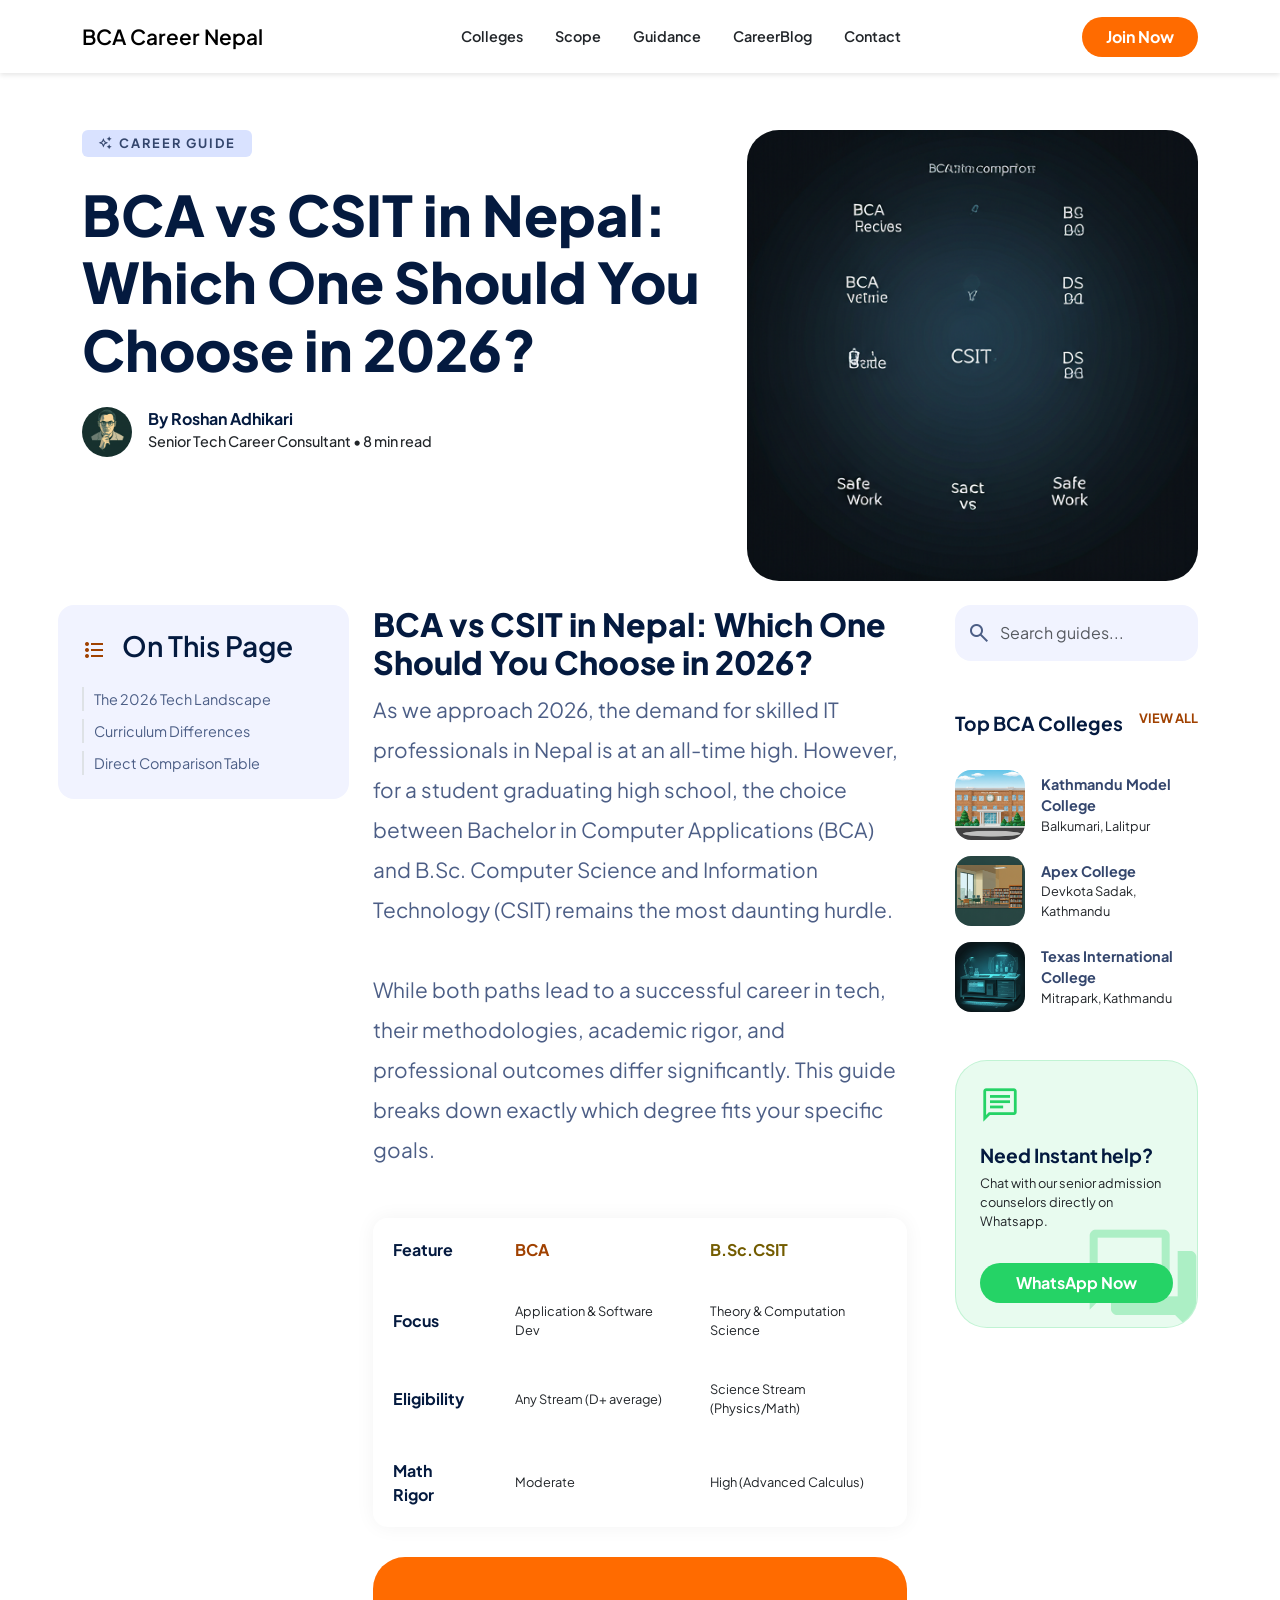
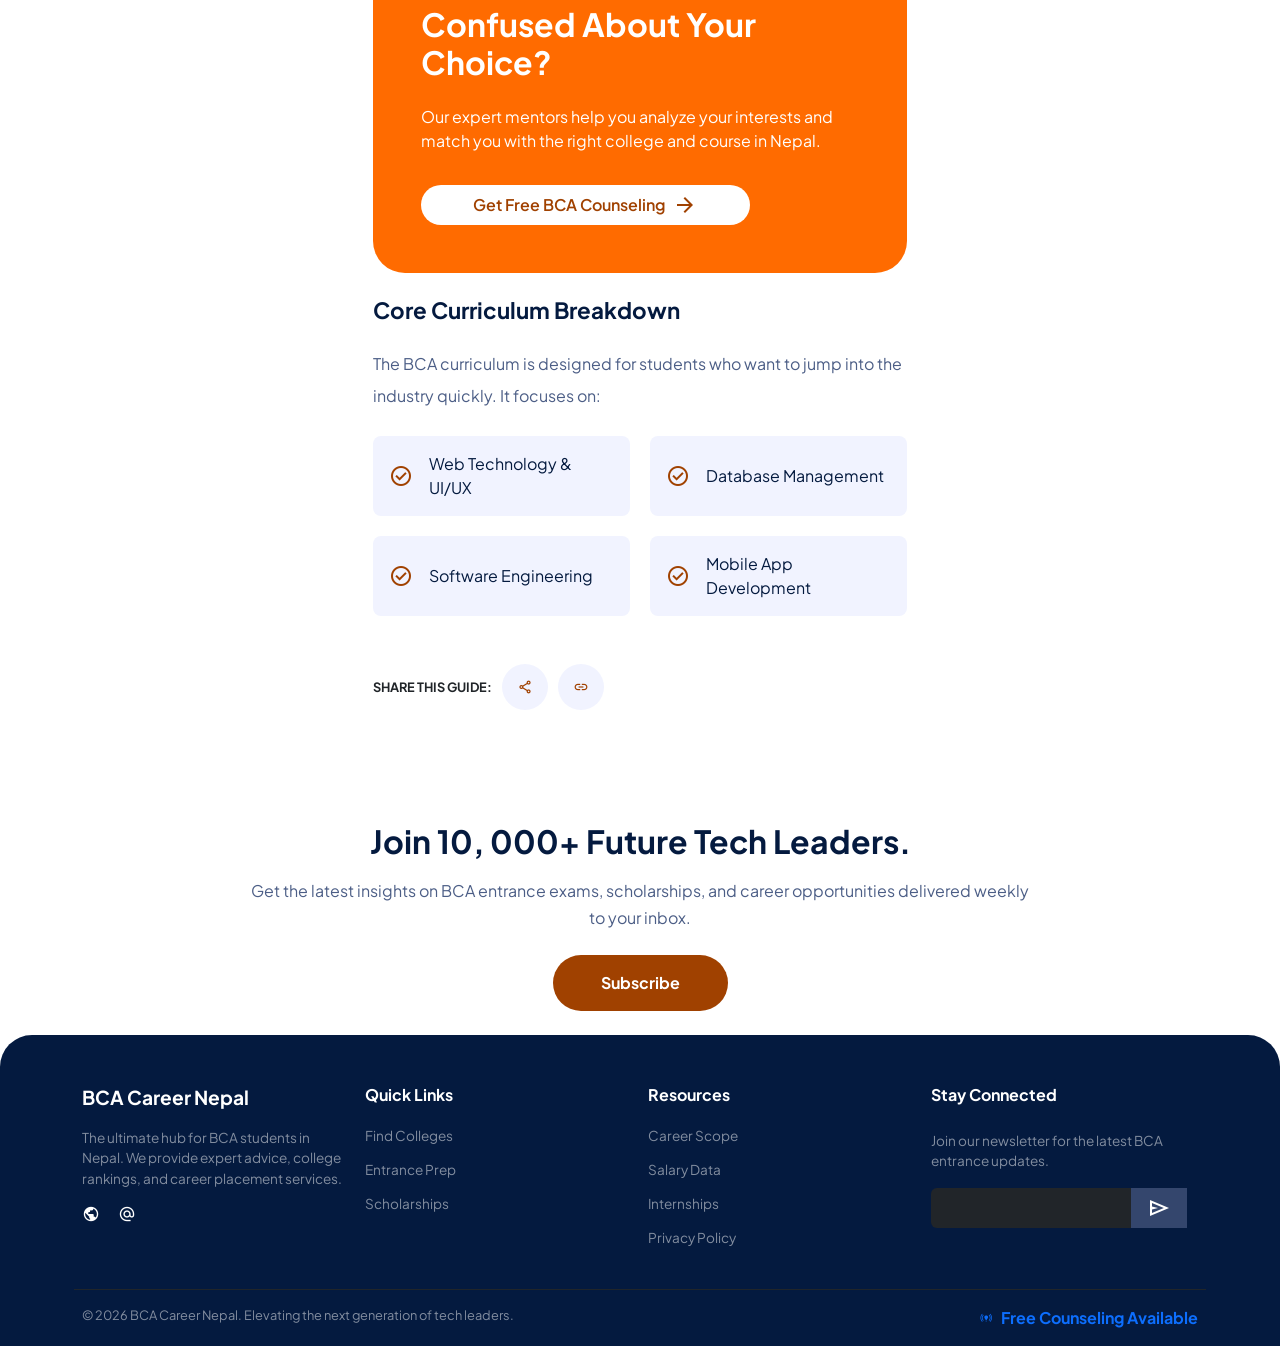
<file: bca_nepal_clone/careerblog.html>
<!DOCTYPE html>
<html lang="en">
  <head>
    <meta charset="UTF-8">
    <meta name="viewport" content="width=device-width, initial-scale=1.0">
    <link rel="stylesheet" href="careerblog.css">
    <link href="https://cdn.jsdelivr.net/npm/bootstrap@5.3.8/dist/css/bootstrap.min.css" rel="stylesheet">
    <script src="https://cdn.jsdelivr.net/npm/bootstrap@5.3.8/dist/js/bootstrap.bundle.min.js"></script>
    <link rel="preconnect" href="https://fonts.googleapis.com">
    <link rel="preconnect" href="https://fonts.gstatic.com" crossorigin>
    <link href="https://fonts.googleapis.com/css2?family=Plus+Jakarta+Sans:ital,wght@0,200..800;1,200..800&family=Poppins:ital,wght@0,100;0,200;0,300;0,400;0,500;0,600;0,700;0,800;0,900;1,100;1,200;1,300;1,400;1,500;1,600;1,700;1,800;1,900&family=Roboto:ital,wght@0,100..900;1,100..900&display=swap" rel="stylesheet">
    <link rel="stylesheet" href="https://fonts.googleapis.com/css2?family=Material+Symbols+Outlined" />
    <title>BCA Career in Nepal - Best Colleges, Scope & Career Guide</title>
  </head>
  <body>
    <nav class="navbar navbar-expand-lg py-3 fixed-top bg-white">
      <div class="container-lg">
        <a class="navbar-brand" href="#">BCA Career Nepal</a>
        <button class="navbar-toggler" type="button" data-bs-toggle="collapse" data-bs-target="#collapsibleNavbar">
          <span class="navbar-toggler-icon"></span>
        </button>
        <div class="collapse navbar-collapse" id="collapsibleNavbar">
          <ul class="navbar-nav mx-auto">
            <li class="nav-item">
              <a class="nav-link mx-2" href="colleges.html">Colleges</a>
            </li>
            <li class="nav-item">
              <a class="nav-link mx-2" href="syllabus.html">Scope</a>
            </li>
            <li class="nav-item">
              <a class="nav-link mx-2" href="guidance.html">Guidance</a>
            </li>
            <li class="nav-item">
              <a class="nav-link mx-2" href="CareerBlog">CareerBlog</a>
            </li> 
            <li class="nav-item">
              <a class="nav-link mx-2" href="#">Contact</a>
            </li>   
          </ul>
          <a class="nav-join-btn px-4 py-2 rounded-pill">Join Now</a>
        </div>
      </div>
    </nav>
    <section class="hero-container container-lg mb-4">
      <div class="hero row">
        <div class="col-12 col-lg-7">
          <div class="hero-badge px-3 py-1 rounded-2 mb-4">
            <span class="material-symbols-outlined hero-badge-icon">auto_awesome</span>
            CAREER GUIDE
          </div>
          <h1 class="hero-title mb-4">BCA vs CSIT in Nepal: Which One Should You Choose in 2026?</h1>
          <div class="d-flex gap-3">
            <img src="./images/career-blog-writer1.png" class="hero-writer-img">
            <div>
              <p class="hero-writer-name mb-0">By Roshan Adhikari</p>
              <p class="hero-writer-credential">Senior Tech Career Consultant • 8 min read</p>
            </div>
          </div>
        </div>
        <div class="col-12 col-lg-5">
          <img src="./images/bca-careerblog1-img.png" class="hero-img rounded-5">
        </div>
      </div>
    </section>
    <section class="main container-lg mb-5">
      <div class="row g-5">
        <div class="main-nav col-lg-3 p-4 rounded-4">
          <div class="d-flex gap-3 align-items-center mb-3">
            <span class="material-symbols-outlined" style="color:#a04100;">format_list_bulleted</span>
            <h3 style="color:#041a3f; font-weight:600;">On This Page</h3>
          </div>
          <div class="d-flex flex-column gap-2">
            <div class="main-nav-element">
              <a>The 2026 Tech Landscape</a>
            </div>
            <div class="main-nav-element">
              <a>Curriculum Differences</a>
            </div>
            <div class="main-nav-element">
              <a>Direct Comparison Table</a>
            </div>
          </div>
        </div>
        <div class="col-12 col-lg-6">
          <h2 class="main-article-title">BCA vs CSIT in Nepal: Which One Should You Choose in 2026?</h2>
          <p class="main-article mb-5">As we approach 2026, the demand for skilled IT professionals in Nepal is at an all-time high. However, for a student graduating high school, the choice between Bachelor in Computer Applications (BCA) and B.Sc. Computer Science and Information Technology (CSIT) remains the most daunting hurdle.<br><br>While both paths lead to a successful career in tech, their methodologies, academic rigor, and professional outcomes differ significantly. This guide breaks down exactly which degree fits your specific goals.</p>
          <table class="main-table">
            <thead>
              <tr>
                <th class="table-blue">Feature</th>
                <th style="color:#a04100;">BCA</th>
                <th style="color:#735c00;">B.Sc.CSIT</th>
              </tr>
            </thead>
            <tbody>
              <tr>
                <td class="table-blue">Focus</td>
                <td class="table-sm-text">Application & Software Dev</td>
                <td class="table-sm-text">Theory & Computation Science</td>
              </tr>
              <tr>
                <td class="table-blue">Eligibility</td>
                <td class="table-sm-text">Any Stream (D+ average)</td>
                <td class="table-sm-text">Science Stream (Physics/Math)</td>
              </tr>
              <tr>
                <td class="table-blue">Math Rigor</td>
                <td class="table-sm-text">Moderate</td>
                <td class="table-sm-text">High (Advanced Calculus)</td>
              </tr>
            </tbody>
          </table>
          <div class="main-cfa p-5 mb-4 rounded-5 d-flex flex-column gap-3">
            <h3 class="main-cfa-title">Confused About Your Choice?</h3>
            <p style="color:white;">Our expert mentors help you analyze your interests and match you with the right college and course in Nepal.</p>
            <button class="main-cfa-btn py-2 rounded-pill d-flex align-items-center gap-2 justify-content-center">Get Free BCA Counseling <span class="material-symbols-outlined">arrow_forward</span></button>
          </div>
          <div class="main-curriculum-div mb-5">
            <h3 class="mb-4 main-curriculum-title">Core Curriculum Breakdown</h3>
            <p class="mb-4 main-curriculum-subtitle">The BCA curriculum is designed for students who want to jump into the industry quickly. It focuses on:</p>
            <div class="main-curriculum-grid">
              <div class="d-flex gap-3 align-items-center p-3 rounded-3">
                <span class="material-symbols-outlined">check_circle</span>
                Web Technology & UI/UX
              </div>
              <div class="d-flex gap-3 align-items-center p-3 rounded-3">
                <span class="material-symbols-outlined">check_circle</span>
                Database Management
              </div>
              <div class="d-flex gap-3 align-items-center p-3 rounded-3">
                <span class="material-symbols-outlined">check_circle</span>
                Software Engineering
              </div>
              <div class="d-flex gap-3 align-items-center p-3 rounded-3">
                <span class="material-symbols-outlined">check_circle</span>
                Mobile App Development
              </div>
            </div>
          </div>
          <p class="main-share">SHARE THIS GUIDE: 
            <a href="#">
              <span class="material-symbols-outlined">share</span>
            </a>
            <a href="#">
              <span class="material-symbols-outlined">link</span>
            </a>
          </p>
        </div>
        <div class="col-12 col-lg-3">
          <form class="mb-5">
            <div class="input-group rounded-4">
              <span class="material-symbols-outlined input-group-text py-3">search</span>
              <input type="text" class="form-control py-3" placeholder="Search guides...">
            </div>
          </form>
          <div>
            <div class="d-flex justify-content-between mb-3">
              <p class="bca-colleges-title">Top BCA Colleges</p>
              <a class="bca-colleges-all-link" href="#">VIEW ALL</a>
            </div>
            <div class="d-flex flex-column gap-3 mb-5">
              <div class="d-flex gap-3">
                <img src="./images/kathmandu-model-college-cartoon.png" class="bca-colleges-img rounded-4">
                <div class="d-flex flex-column justify-content-center">
                  <a class="bca-colleges-name mb-0">Kathmandu Model College</a>
                  <p class="bca-colleges-location mb-0">Balkumari, Lalitpur</p>
                </div>
              </div>
              <div class="d-flex gap-3">
                <img src="./images/apex-college-cartoon-img.png" class="bca-colleges-img rounded-4">
                <div class="d-flex flex-column justify-content-center">
                  <a class="bca-colleges-name mb-0">Apex College</a>
                  <p class="bca-colleges-location mb-0">Devkota Sadak, Kathmandu</p>
                </div>
              </div>
              <div class="d-flex gap-3">
                <img src="./images/texas-international-cartton-img.png" class="bca-colleges-img rounded-4">
                <div class="d-flex flex-column justify-content-center">
                  <a class="bca-colleges-name mb-0">Texas International College</a>
                  <p class="bca-colleges-location mb-0">Mitrapark, Kathmandu</p>
                </div>
              </div>
            </div>
            <div class="bca-colleges-cfa p-4 rounded-5 d-flex flex-column gap-3">
              <span class="material-symbols-outlined" style="color: #25D366; font-size: 2.5rem;">chat</span>
              <div>
                <p class="mb-1 bca-colleges-cfa-title">Need Instant help?</p>
                <p class="bca-colleges-cfa-subtitle">Chat with our senior admission counselors directly on Whatsapp.</p>
              </div>
              <button class="bca-colleges-whatsapp-btn py-2 rounded-pill">WhatsApp Now</button>
              <span class="material-symbols-outlined bca-colleges-cfa-icon-bg" style="font-size: 8rem; color: #25D366;">forum</span>
            </div>
          </div>
        </div>
      </div>
    </section>
    <div class="pt-5 container-lg d-flex flex-column align-items-center  mb-4">
      <h3 class="career-blog-cfa-title mb-3">Join 10, 000+ Future Tech Leaders.</h3>
      <p class="career-blog-cfa-subtitle mb-4">Get the latest insights on BCA entrance exams, scholarships, and career opportunities delivered weekly to your inbox.</p>  
      <button class="career-blog-cfa-btn py-3 px-5 rounded-pill">Subscribe</button>
    </div>
    <footer class="rounded-top-5 pt-5">
      <div class="container-lg">
        <div class="row g-3 pb-4" style="border-bottom:1px solid rgb(33, 37, 41);">
          <div class="col-6 col-md-3">
            <p class="footer-title-bg">BCA Career Nepal</p>
            <p class="footer-text-sm">The ultimate hub for BCA students in Nepal. We provide expert advice, college rankings, and career placement services.</p>
            <span class="material-symbols-outlined" style="font-size: 1.125rem; color:white; margin-right:15px;">public</span>
            <span class="material-symbols-outlined" style="font-size: 1.125rem; color:white;">alternate_email</span>
          </div>
          <div class="col-6 col-md-3">
            <p class="footer-title-sm">Quick Links</p>
            <ul class="footer-links">
              <li>
                <a href="#" class="footer-text-sm">Find Colleges</a>
              </li>
              <li>
                <a href="#" class="footer-text-sm">Entrance Prep</a>
              </li>
              <li>
                <a href="#" class="footer-text-sm">Scholarships</a>
              </li>
            </ul>
          </div>
          <div class="col-6 col-md-3">
            <p class="footer-title-sm">Resources</p>
            <ul class="footer-links">
              <li>
                <a href="#" class="footer-text-sm">Career Scope</a>
              </li>
              <li>
                <a href="#" class="footer-text-sm">Salary Data</a>
              </li>
              <li>
                <a href="#" class="footer-text-sm">Internships</a>
              </li>
              <li>
                <a href="#" class="footer-text-sm">Privacy Policy</a>
              </li>
            </ul>
          </div>
          <div class="col-6 col-md-3">
            <p class="footer-title-sm mb-4">Stay Connected</p>
            <p class="footer-text-sm">Join our newsletter for the latest BCA entrance updates.</p>
            <form class="d-flex rounded-2 footer-form">
              <input class="w-75 footer-input">
              <button class="footer-input-btn px-3 py-2">
                <span class="material-symbols-outlined">send</span>
              </button>
            </form>
          </div>
        </div>
        <div class="py-3 d-flex flex-column flex-md-row justify-content-md-between">
          <p class="text-white-50 footer-copyright mb-lg-0 mb-md-2">© 2026 BCA Career Nepal. Elevating the next generation of tech leaders.
          </p>
          <div class="d-flex align-items-center gap-2 text-primary fw-bold">
            <span class="material-symbols-outlined footer-mic-icon">online_prediction</span>
            Free Counseling Available
        </div>
        </div>
      </div>
    </footer>
  </body>
</html>
</file>
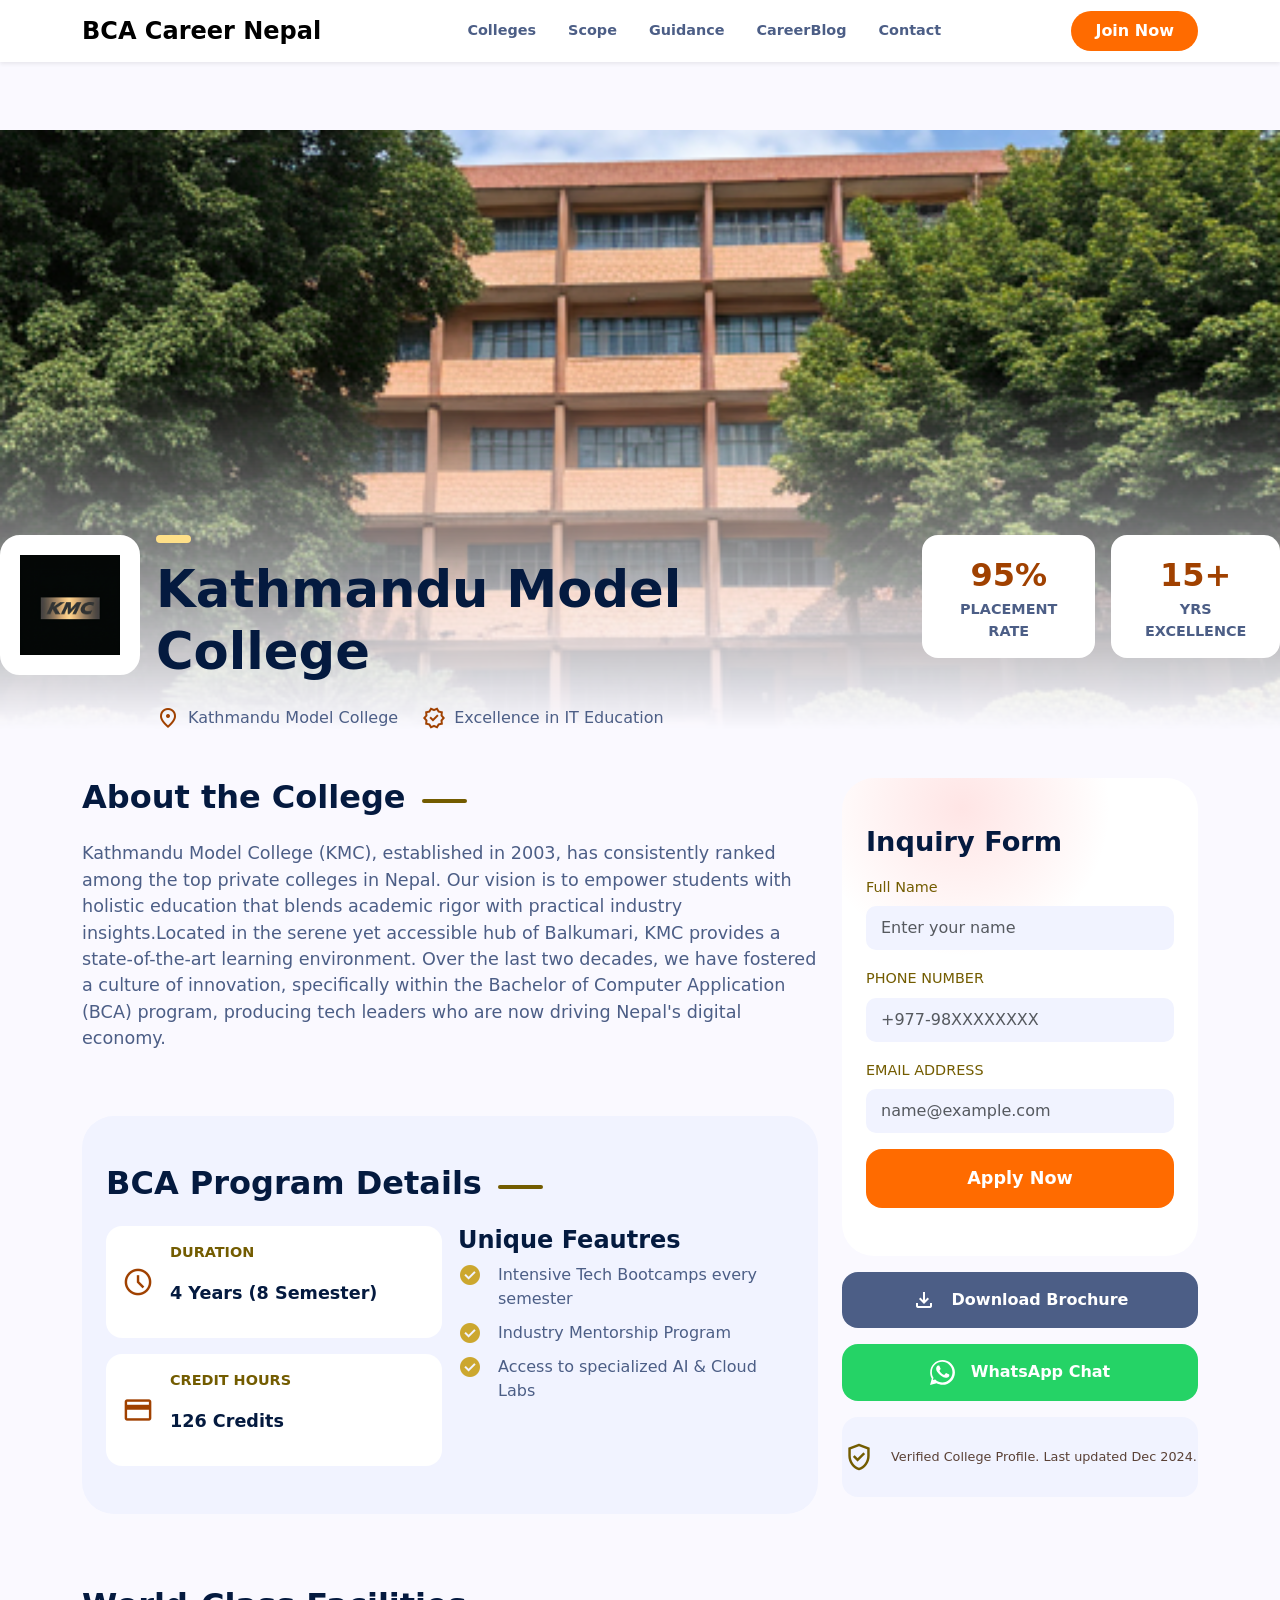
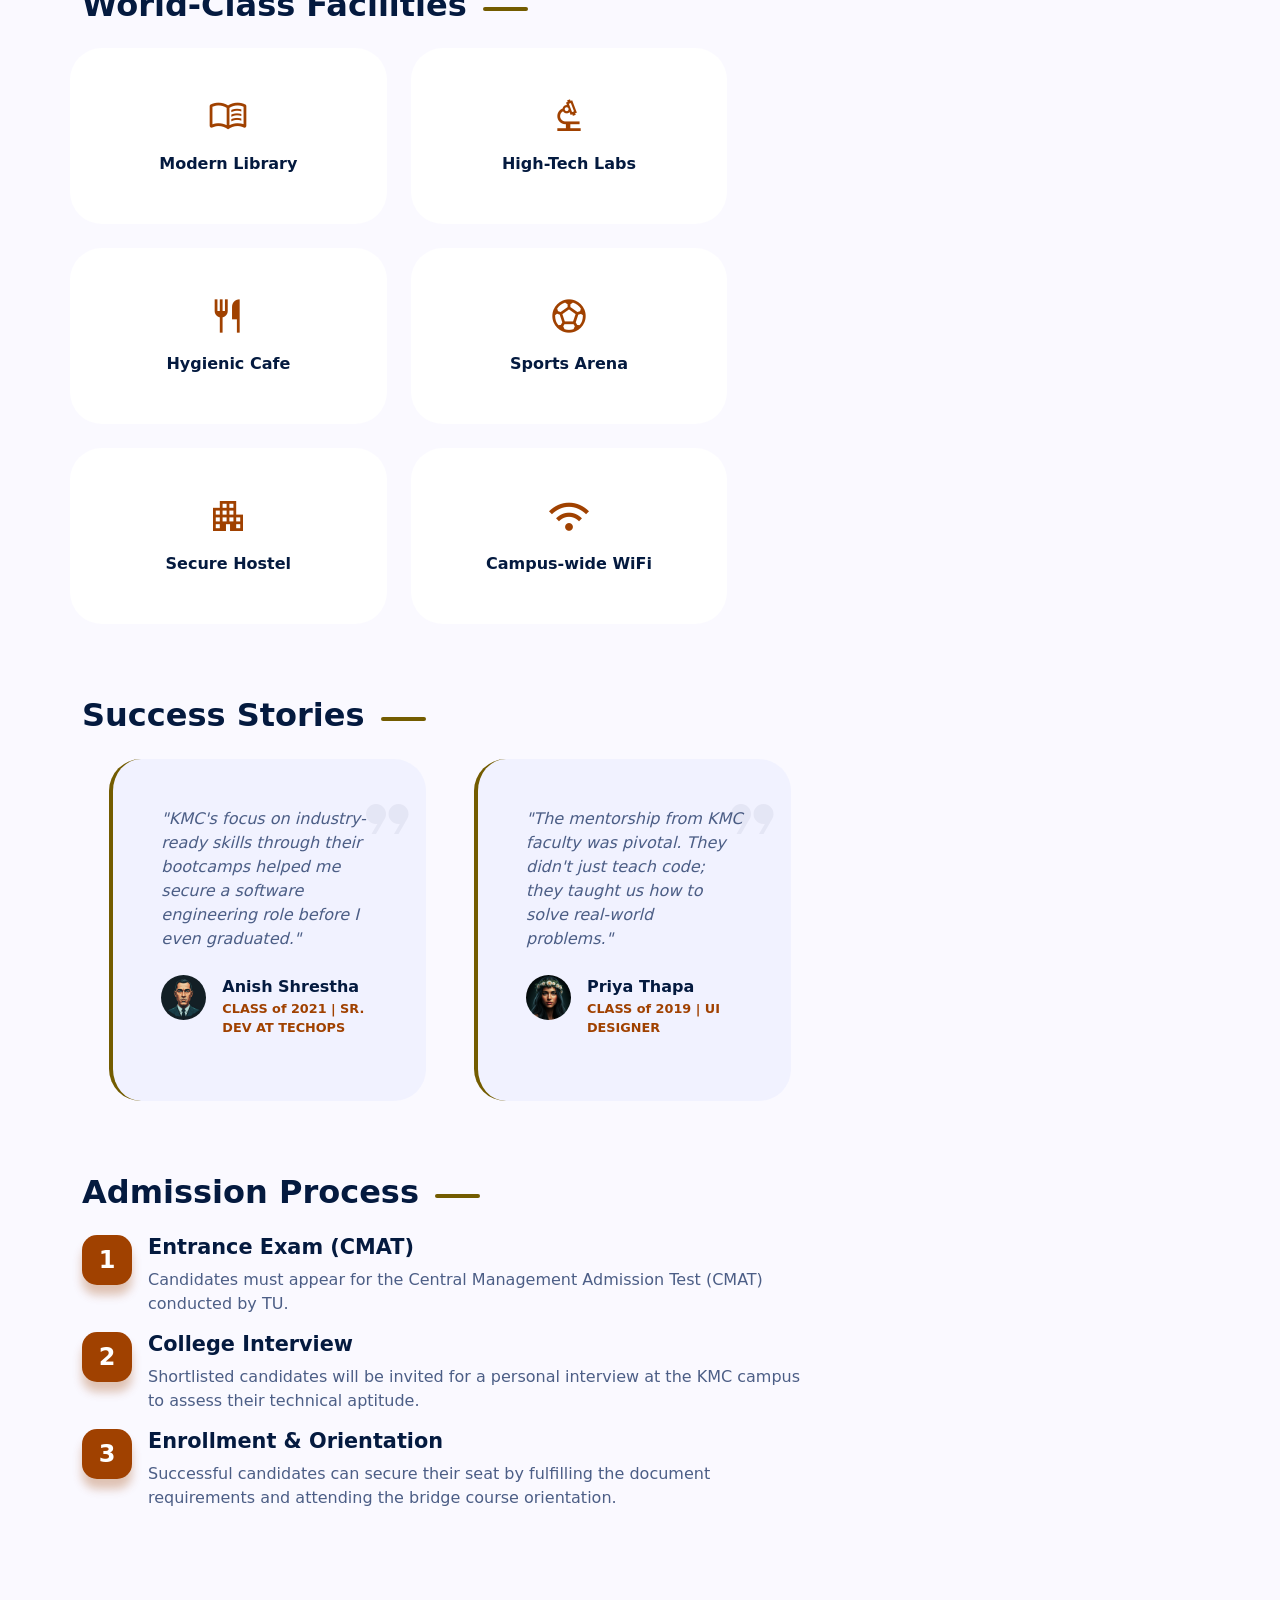
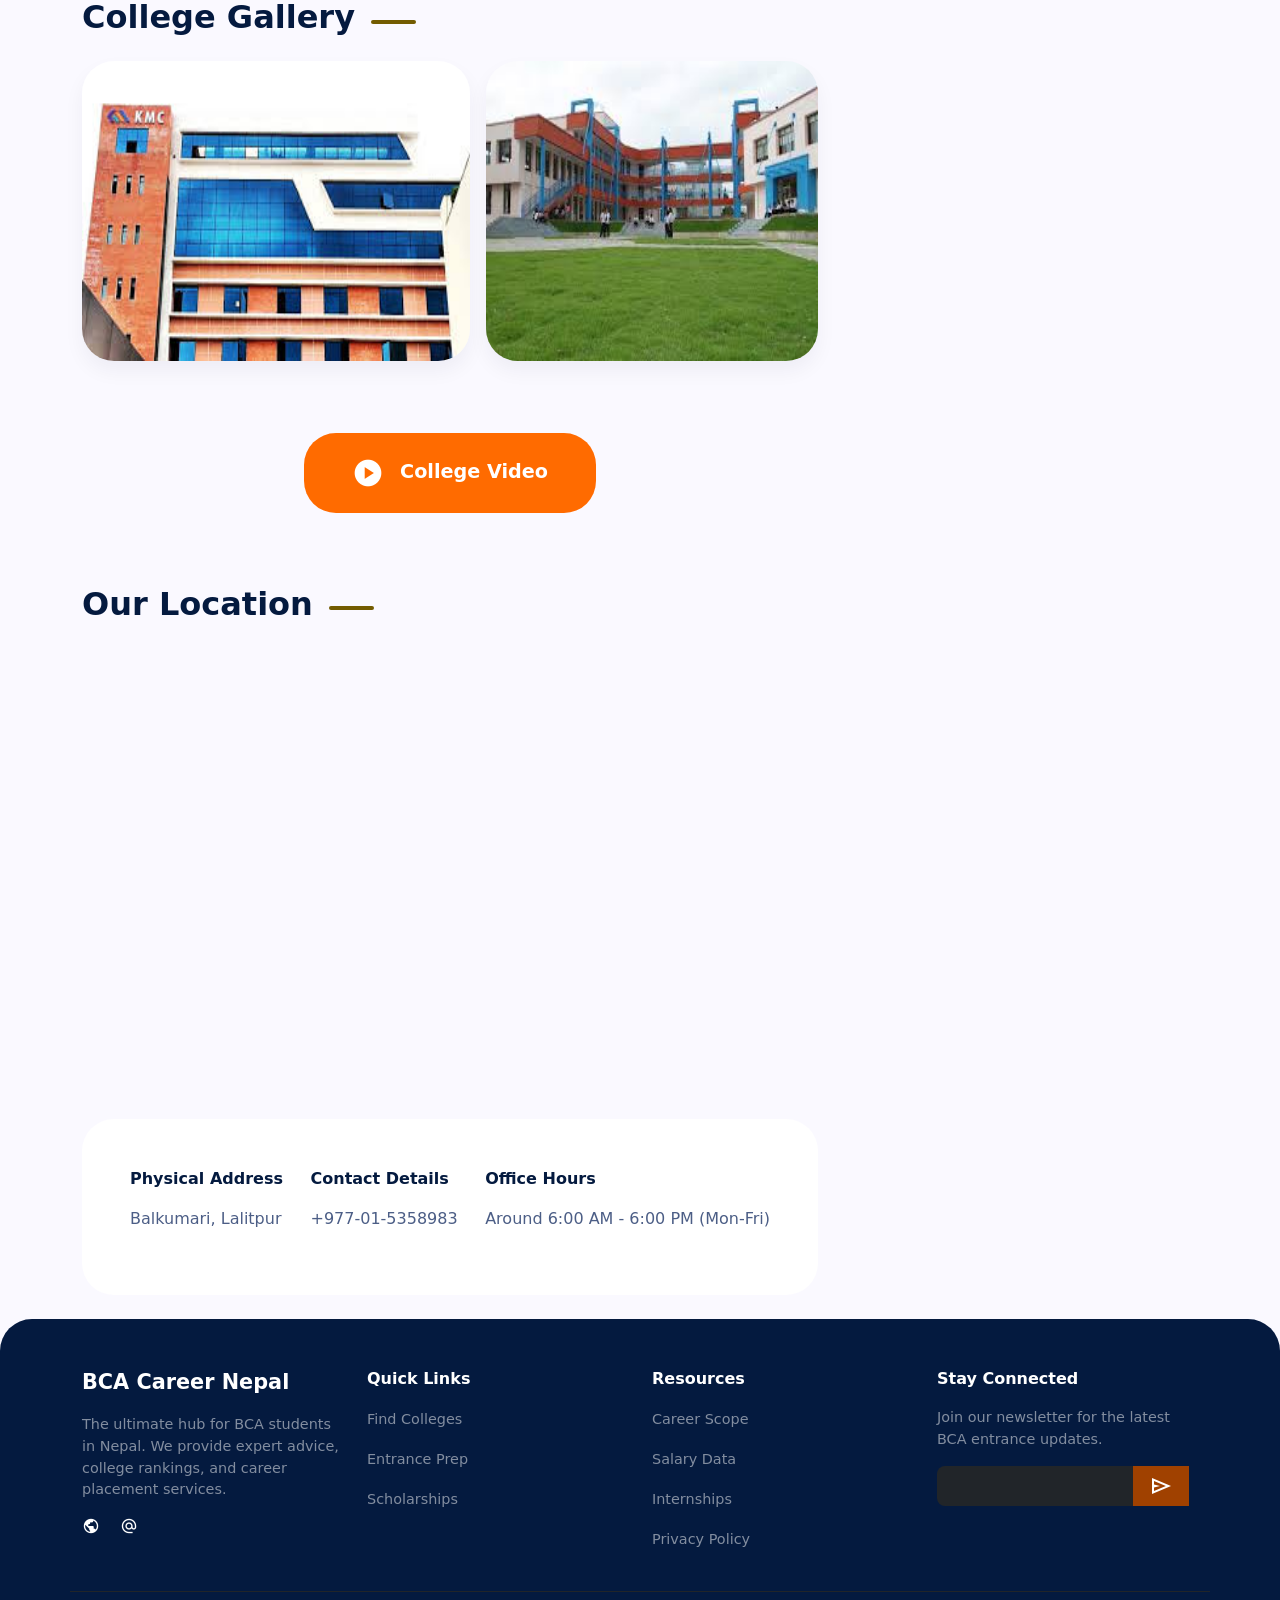
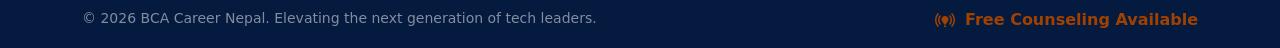
<file: bca_nepal_clone/college-details.html>
<!DOCTYPE html>
<html lang="en">
  <head>
    <meta charset="UTF-8">
    <meta name="viewport" content="width=device-width, initial-scale=1.0">
    <title>
      Kathmandu Model College | BCA Career Nepal
    </title>
    <link rel="stylesheet" href="college-details.css">
    <link href="https://cdn.jsdelivr.net/npm/bootstrap@5.3.8/dist/css/bootstrap.min.css" rel="stylesheet">
    <script src="https://cdn.jsdelivr.net/npm/bootstrap@5.3.8/dist/js/bootstrap.bundle.min.js"></script>
    <link rel="preconnect" href="https://fonts.googleapis.com">
    <link rel="preconnect" href="https://fonts.gstatic.com" crossorigin>
    <link href="https://fonts.googleapis.com/css2?family=Plus+Jakarta+Sans:ital,wght@0,200..800;1,200..800&family=Poppins:ital,wght@0,100;0,200;0,300;0,400;0,500;0,600;0,700;0,800;0,900;1,100;1,200;1,300;1,400;1,500;1,600;1,700;1,800;1,900&family=Roboto:ital,wght@0,100..900;1,100..900&display=swap" rel="stylesheet">
    <link rel="stylesheet" href="https://fonts.googleapis.com/css2?family=Material+Symbols+Outlined:opsz,wght,FILL,GRAD@20..48,100..700,0..1,-50..200" />
  </head>
  <body>
    <nav class="navbar navbar-expand-lg fixed-top bg-white shadow-sm">
      <div class="container-lg">
        <a class="navbar-brand" href="#">BCA Career Nepal</a>
        <button class="navbar-toggler" type="button" data-bs-toggle="collapse" data-bs-target="#collapsibleNavbar">
          <span class="navbar-toggler-icon"></span>
        </button>
        <div class="collapse navbar-collapse" id="collapsibleNavbar">
          <ul class="navbar-nav mx-auto d-flex gap-3">
            <li class="nav-item">
              <a class="nav-link" href="#">Colleges</a>
            </li>
            <li class="nav-item">
              <a class="nav-link" href="#">Scope</a>
            </li>
            <li class="nav-item">
              <a class="nav-link" href="#">Guidance</a>
            </li>
            <li class="nav-item">
              <a class="nav-link" href="#">CareerBlog</a>
            </li>
            <li class="nav-item">
              <a class="nav-link" href="#">Contact</a>
            </li>
          </ul>
          <a class="nav-join-btn px-4 py-2 rounded-pill d-flex justify-content-center" href="#">Join Now</a>
        </div>
      </div>
    </nav>
    <main class="main">
      <div class="hero mb-5">
        <img src="./images/kathmandu-model-college-img.png" class="hero-img">
        <div class="hero-div">
          <div class="d-flex gap-3 justify-content-center">
            <img src="./images/college-details-kmc-hero-icon.png" class="hero-logo">
            <div class="d-flex flex-column gap-3">
              <div class="rounded-pill" style="background-color:#ffe088; width:35px; height:8px;"></div>
              <h1 class="hero-title">Kathmandu Model College</h1>
              <div class="d-flex gap-4">
                <div class="hero-badge d-flex gap-2">
                  <span class="material-symbols-outlined">location_on</span>
                  Kathmandu Model College
                </div>
                <div class="hero-badge d-flex gap-2">
                  <span class="material-symbols-outlined">verified</span>
                  Excellence in IT Education
                </div>
              </div>
            </div>
            <div class="hero-data">
              <div class="hero-info d-flex flex-column align-items-center p-3 rounded-4 me-3">
                <p class="hero-info-data mb-0">95%</p>
                <p class="hero-info-type mb-0">PLACEMENT RATE</p>
              </div>
              <div class="hero-info d-flex flex-column align-items-center p-3 rounded-4">
                <p class="hero-info-data mb-0">15+</p>
                <p class="hero-info-type mb-0">YRS EXCELLENCE</p>
              </div>
            </div>
          </div>
          
        </div>
      </div>
      <div class="container-lg">
        <div class="row">
          <div class="col-12 col-lg-8 d-flex flex-column gap-5">
            <div class="about">
              <div class="d-flex gap-3 align-items-center mb-3">
                <h2 class="about-title">About the College</h2>
                <div class="heading-dash rounded-pill"></div>
              </div>
              <p class="about-info">
                Kathmandu Model College (KMC), established in 2003, has consistently ranked among the top private colleges in Nepal. Our vision is to empower students with holistic education that blends academic rigor with practical industry insights.Located in the serene yet accessible hub of Balkumari, KMC provides a state-of-the-art learning environment. Over the last two decades, we have fostered a culture of innovation, specifically within the Bachelor of Computer Application (BCA) program, producing tech leaders who are now driving Nepal's digital economy.
              </p>
            </div>
            <div class="program-details py-5 px-4 rounded-5 mb-4">
              <div class="d-flex gap-3 align-items-center mb-3">
                <h2 class="about-title">BCA Program Details</h2>
                <div class="heading-dash rounded-pill"></div>
              </div>
              <div class="row g-3">
                <div class="col-12 col-md-6 d-flex flex-column gap-3">
                  <div class="d-flex gap-3 bg-white p-3 rounded-4 align-items-center">
                    <span class="material-symbols-outlined bca-details-icon">schedule</span>
                    <div>
                      <p class="program-details-type">DURATION</p>
                      <p class="program-details-data">4 Years (8 Semester)</p>
                    </div>
                  </div>
                  <div class="d-flex align-items-center gap-3 bg-white p-3 rounded-4">
                    <span class="material-symbols-outlined bca-details-icon">credit_card</span>
                    <div>
                      <p class="program-details-type">CREDIT HOURS</p>
                      <p class="program-details-data">126 Credits</p>
                    </div>
                  </div>
                </div>
                <div class="col-12 col-md-6">
                  <h3 class="bca-details-unique-title">Unique Feautres</h3>
                  <div class="bca-details-unique-features d-flex gap-3">
                    <span class="material-symbols-outlined">
                      check_circle
                    </span>
                    Intensive Tech Bootcamps every semester
                  </div>
                  <div class="bca-details-unique-features d-flex gap-3">
                    <span class="material-symbols-outlined">
                      check_circle
                    </span>
                    Industry Mentorship Program
                  </div>
                  <div class="bca-details-unique-features d-flex gap-3">
                    <span class="material-symbols-outlined">
                      check_circle
                    </span>
                    Access to specialized AI & Cloud Labs
                  </div>
                </div>
              </div>
  
            </div>
            <div class="mb-4">
              <div class="d-flex gap-3 align-items-center mb-3">
                <h2 class="about-title">World-Class Facilities</h2>
                <div class="heading-dash rounded-pill"></div>
              </div>
              <div class="row gap-4">
                <div class="col-12 col-md-5 facilities d-flex flex-column p-5 bg-white rounded-5 gap-3 align-items-center">
                  <span class="material-symbols-outlined">menu_book</span>
                  Modern Library
                </div>
                <div class="col-12 col-md-5 facilities d-flex flex-column p-5 bg-white rounded-5 gap-3 align-items-center">
                  <span class="material-symbols-outlined">biotech</span>
                  High-Tech Labs
                </div>
                <div class="col-12 col-md-5 facilities d-flex flex-column p-5 bg-white rounded-5 gap-3 align-items-center">
                  <span class="material-symbols-outlined">restaurant</span>
                  Hygienic Cafe
                </div>
                <div class="col-12 col-md-5 facilities d-flex flex-column p-5 bg-white rounded-5 gap-3 align-items-center">
                  <span class="material-symbols-outlined">sports_soccer</span>
                  Sports Arena
                </div>
                <div class="col-12 col-md-5 facilities d-flex flex-column p-5 bg-white rounded-5 gap-3 align-items-center">
                  <span class="material-symbols-outlined">Apartment</span>
                  Secure Hostel
                </div>
                <div class="col-12 col-md-5 facilities d-flex flex-column p-5 bg-white rounded-5 gap-3 align-items-center">
                  <span class="material-symbols-outlined">wifi</span>
                  Campus-wide WiFi
                </div>
              </div>
            </div>
            <div class="mb-4">
              <div class="d-flex gap-3 align-items-center mb-3">
                <h2 class="about-title">Success Stories</h2>
                <div class="heading-dash rounded-pill"></div>
              </div>
              <div class="row gap-5 justify-content-center">
                <div class="col-12 col-md-5 success-stories p-5 rounded-5">
                  <p class="success-stories-msg mb-4">"KMC's focus on industry-ready skills through their bootcamps helped me secure a software engineering role before I even graduated."</p>
                  <div class="d-flex gap-3">
                    <img src="./images/success-story-img1.png" class="success-stories-img">
                    <div>
                      <p class="mb-0 success-stories-name">Anish Shrestha</p>
                      <p class="success-stories-info">CLASS of 2021 | SR. DEV AT TECHOPS</p>
                    </div>
                  </div>
                  <span class="material-symbols-outlined success-stories-quote" style="font-size: 3.75rem; font-variation-settings: 'FILL' 1;">format_quote</span>
                </div>
                <div class="col-12 col-md-5 success-stories p-5 rounded-5">
                  <p class="success-stories-msg mb-4">"The mentorship from KMC faculty was pivotal. They didn't just teach code; they taught us how to solve real-world problems."</p>
                  <div class="d-flex gap-3">
                    <img src="./images/success-story-img2.png" class="success-stories-img">
                    <div>
                      <p class="mb-0 success-stories-name">Priya Thapa</p>
                      <p class="success-stories-info">CLASS of 2019 | UI DESIGNER</p>
                    </div>
                  </div>
                  <span class="material-symbols-outlined success-stories-quote" style="font-size: 3.75rem; font-variation-settings: 'FILL' 1;">format_quote</span>
                </div>
              </div>
            </div>
            <div class="mb-4">
              <div class="d-flex gap-3 align-items-center mb-3">
                <h2 class="about-title">Admission Process</h2>
                <div class="heading-dash rounded-pill"></div>
              </div>
              <div class="d-flex gap-2 gap-md-3">
                <p class="admission-process-num">1</p>
                <div>
                  <h3 class="admission-process-type">Entrance Exam (CMAT)</h3>
                  <p class="admission-process-info">Candidates must appear for the Central Management Admission Test (CMAT) conducted by TU.</p>
                </div>
              </div>
              <div class="d-flex gap-2 gap-md-3">
                <p class="admission-process-num">2</p>
                <div>
                  <h3 class="admission-process-type">College Interview</h3>
                  <p class="admission-process-info">Shortlisted candidates will be invited for a personal interview at the KMC campus to assess their technical aptitude.</p>
                </div>
              </div>
              <div class="d-flex gap-2 gap-md-3">
                <p class="admission-process-num">3</p>
                <div>
                  <h3 class="admission-process-type">Enrollment & Orientation</h3>
                  <p class="admission-process-info">Successful candidates can secure their seat by fulfilling the document requirements and attending the bridge course orientation.</p>
                </div>
              </div>
            </div>
            <div class="mb-4">
              <div class="d-flex gap-3 align-items-center mb-3">
                <h2 class="about-title">College Gallery</h2>
                <div class="heading-dash rounded-pill"></div>
              </div>
              <div class="d-flex flex-column flex-md-row gap-3">
                <div class="overflow-hidden rounded-5 gallery-img-wrapper" style="height:300px;">
                  <img src="./images/kmc-gallery-img1.jpeg" class="gallery-img">
                </div>
                
                <div class="overflow-hidden rounded-5 gallery-img-wrapper" style="height:300px;">
                  <img src="./images/kmc-gallery-img2.jpeg" class="gallery-img">
                </div>
              </div>
            </div>
            <a class="college-video-btn d-flex gap-3 align-items-center px-5 py-4 rounded-5 mb-4">
              <span class="material-symbols-outlined" style="font-size: 2rem; font-variation-settings: 'FILL' 1;">play_circle</span>
              College Video
            </a>
            <div class="mb-4">
              <div class="d-flex gap-3 align-items-center mb-3">
                <h2 class="about-title">Our Location</h2>
                <div class="heading-dash rounded-pill"></div>
              </div>
              <iframe src="https://www.google.com/maps/embed?pb=!1m14!1m8!1m3!1d7064.694942463073!2d85.318935!3d27.706556!3m2!1i1024!2i768!4f13.1!3m3!1m2!1s0x39eb19e5d9fbe3a3%3A0xf18e75698a83bd4a!2sKathmandu%20Model%20College%20(KMC)!5e0!3m2!1sen!2sus!4v1782460540074!5m2!1sen!2sus" width="100%" height="450" style="border:0; border-radius:20px; margin-bottom:15px;" allowfullscreen="" loading="lazy" referrerpolicy="strict-origin-when-cross-origin"></iframe>
              <div class="d-flex flex-column flex-md-row justify-content-md-between bg-white rounded-5 p-5">
                <div>
                  <p class="location-title">Physical Address</p>
                  <p class="location-data">Balkumari, Lalitpur</p>
                </div>
                <div>
                  <p class="location-title">Contact Details</p>
                  <p class="location-data">+977-01-5358983</p>
                </div>
                <div>
                  <p class="location-title">Office Hours</p>
                  <p class="location-data">Around 6:00 AM - 6:00 PM (Mon-Fri)</p>
                </div>
              </div>
            </div>
          </div>
          <div class="col-12 col-lg-4">
            <div class="sticky-col mb-5">
              <div class="bg-white py-5 px-4 rounded-5 mb-3 form-container">
                <h2 class="form-title">Inquiry Form</h2>
                <form>
                  <div class="my-3">
                    <label for="full-name" class="form-label">Full Name</label>
                    <input type="text" class="form-control" id="full-name" placeholder="Enter your name">
                  </div>
                  <div class="my-3">
                    <label for="full-name" class="form-label">PHONE NUMBER</label>
                    <input type="text" class="form-control" id="full-name" placeholder="+977-98XXXXXXXX">
                  </div>
                  <div class="my-3">
                    <label for="full-name" class="form-label">EMAIL ADDRESS</label>
                    <input type="text" class="form-control" id="full-name" placeholder="name@example.com">
                  </div>
                  <button type="submit" class="form-submit-btn p-3 rounded-4">Apply Now</button>
                </form>
              </div>
              <button class="w-100 d-flex justify-content-center gap-3 py-3 rounded-4 mb-3 download-btn">
                <span class="material-symbols-outlined">download</span>
                Download Brochure
              </button>
              <button  class="w-100 d-flex justify-content-center gap-3 py-3 mb-3 rounded-4 whatsapp-btn">
                <svg viewBox="0 0 24 24" style="fill: currentColor;">
                  <path d="M.057 24l1.687-6.163c-1.041-1.804-1.588-3.849-1.587-5.946.003-6.556 5.338-11.891 11.893-11.891 3.181.001 6.167 1.24 8.413 3.488 2.245 2.248 3.481 5.236 3.48 8.417-.003 6.557-5.338 11.892-11.893 11.892-1.997-.001-3.951-.5-5.688-1.448l-6.305 1.652zm6.599-3.835c1.52.909 3.264 1.389 5.044 1.391 5.446 0 9.878-4.431 9.881-9.879 0-2.64-1.03-5.122-2.903-6.994-1.872-1.871-4.354-2.9-6.998-2.901-5.448 0-9.879 4.432-9.882 9.879 0 1.902.538 3.758 1.553 5.396l-.608 2.218 2.268-.595zm11.332-6.513c-.312-.156-1.848-.912-2.134-1.017-.286-.105-.494-.156-.701.156s-.805 1.017-1.017 1.252-.39.261-.701.105c-.312-.156-1.316-.484-2.508-1.547-.926-.826-1.552-1.845-1.734-2.158-.182-.312-.02-.482.136-.638.141-.14.312-.365.468-.547.156-.182.208-.312.312-.521.104-.208.052-.391-.026-.547-.078-.156-.701-1.693-.961-2.318-.253-.609-.511-.527-.701-.537-.182-.01-.39-.011-.598-.011s-.546.078-.831.391c-.286.312-1.092 1.068-1.092 2.604s1.118 3.021 1.274 3.23c.156.208 2.199 3.358 5.326 4.706.744.321 1.325.512 1.777.656.748.237 1.429.204 1.967.123.6-.09 1.847-.755 2.108-1.485.26-.73.26-1.354.182-1.485-.078-.13-.286-.208-.598-.364z">
                  </path>
                </svg>
                WhatsApp Chat
              </button>
              <p class="verified-badge d-flex justify-content-center align-items-center gap-3 py-4 rounded-4">
                <span class="material-symbols-outlined text-4xl text-tertiary">verified_user</span>
                Verified College Profile. Last updated Dec 2024.
              </p>
            </div>
          </div>
        </div>
      </div>
    </main>
    <footer class="pt-5 px-3 rounded-top-5">
      <div class="container-lg">
        <div class="row footer-row1 pb-4">
          <div class="col-6 col-md-3">
            <p class="footer-bg-title">BCA Career Nepal</p>
            <p class="footer-text">The ultimate hub for BCA students in Nepal. We provide expert advice, college rankings, and career placement services.</p>
            <span class="material-symbols-outlined" style="font-size: 1.125rem; color:white; margin-right:15px;">public</span>
            <span class="material-symbols-outlined" style="font-size: 1.125rem; color:white;">alternate_email</span>
          </div>
          <div class="col-6 col-md-3">
            <p class="footer-sm-title">Quick Links</p>
            <ul class="footer-links">
              <li class="mb-3">
                <a href="#">Find Colleges</a>
              </li>
              <li class="mb-3">
                <a href="#">Entrance Prep</a>
              </li>
              <li>
                <a href="#">Scholarships</a>
              </li>
            </ul>
          </div>
          <div class="col-6 col-md-3">
            <p class="footer-sm-title">Resources</p>
            <ul class="footer-links">
              <li class="mb-3">
                <a>Career Scope</a>
              </li>
              <li class="mb-3">
                <a>Salary Data</a>
              </li>
              <li class="mb-3">
                <a>Internships</a>
              </li>
              <li>
                <a>Privacy Policy</a>
              </li>
            </ul>
          </div>
          <div class="col-6 col-md-3">
            <p class="footer-sm-title">Stay Connected</p>
            <p class="footer-text">Join our newsletter for the latest BCA entrance updates.</p>
            <form action="#" class="d-flex rounded-3 overflow-hidden">
              <input class="footer-input p-2">
              <button class="footer-form-btn d-flex justify-content-center align-items-center px-3">
                <span class="material-symbols-outlined">send</span>
              </button>
            </form>
            
          </div>
        </div>
        <div class="d-flex flex-column flex-md-row justify-content-md-between py-3">
          <p class="text-white-50 small mb-3 mb-md-0">
            © 2026 BCA Career Nepal. Elevating the next generation of tech leaders.
          </p>
          <div class="d-flex align-items-center gap-2 fw-bold footer-counseling">
            <span class="material-symbols-outlined small">online_prediction</span>
            Free Counseling Available
          </div>
        </div>
      </div>
    </footer>
  </body>
</html>
</file>
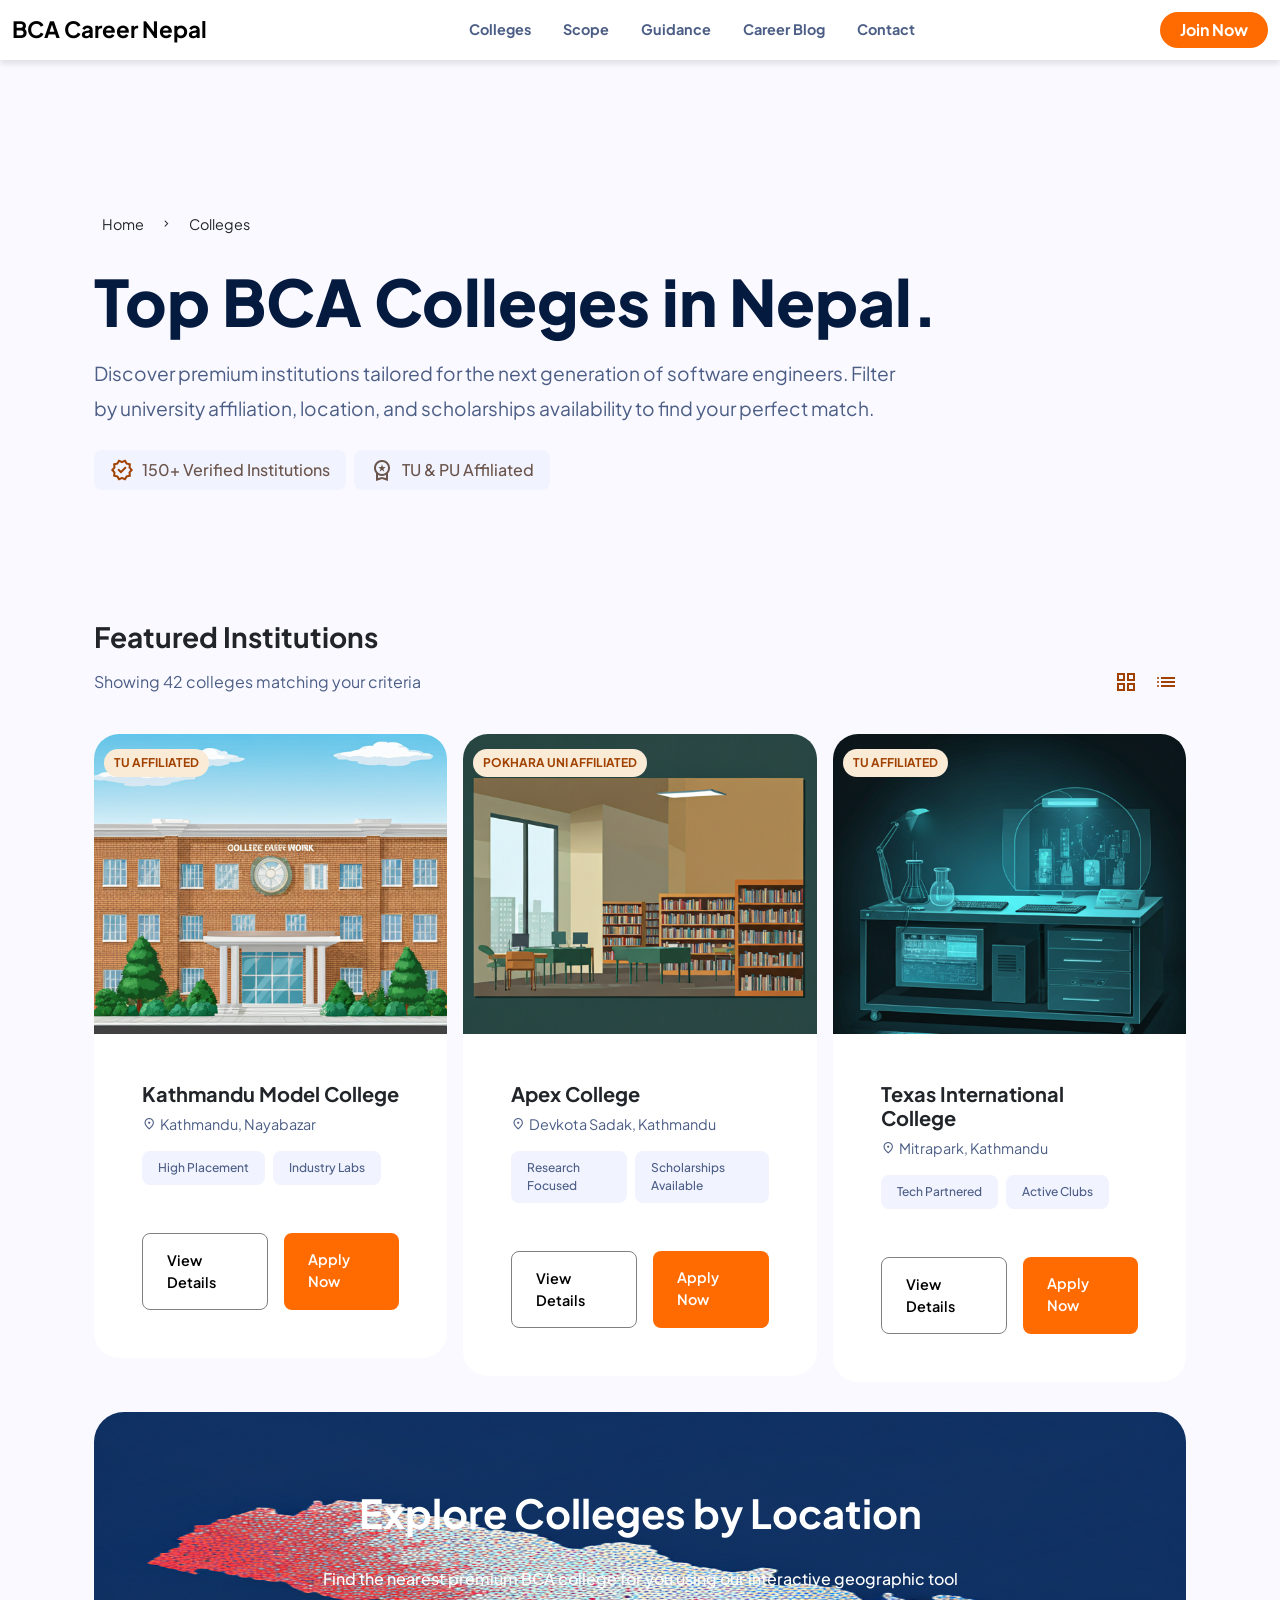
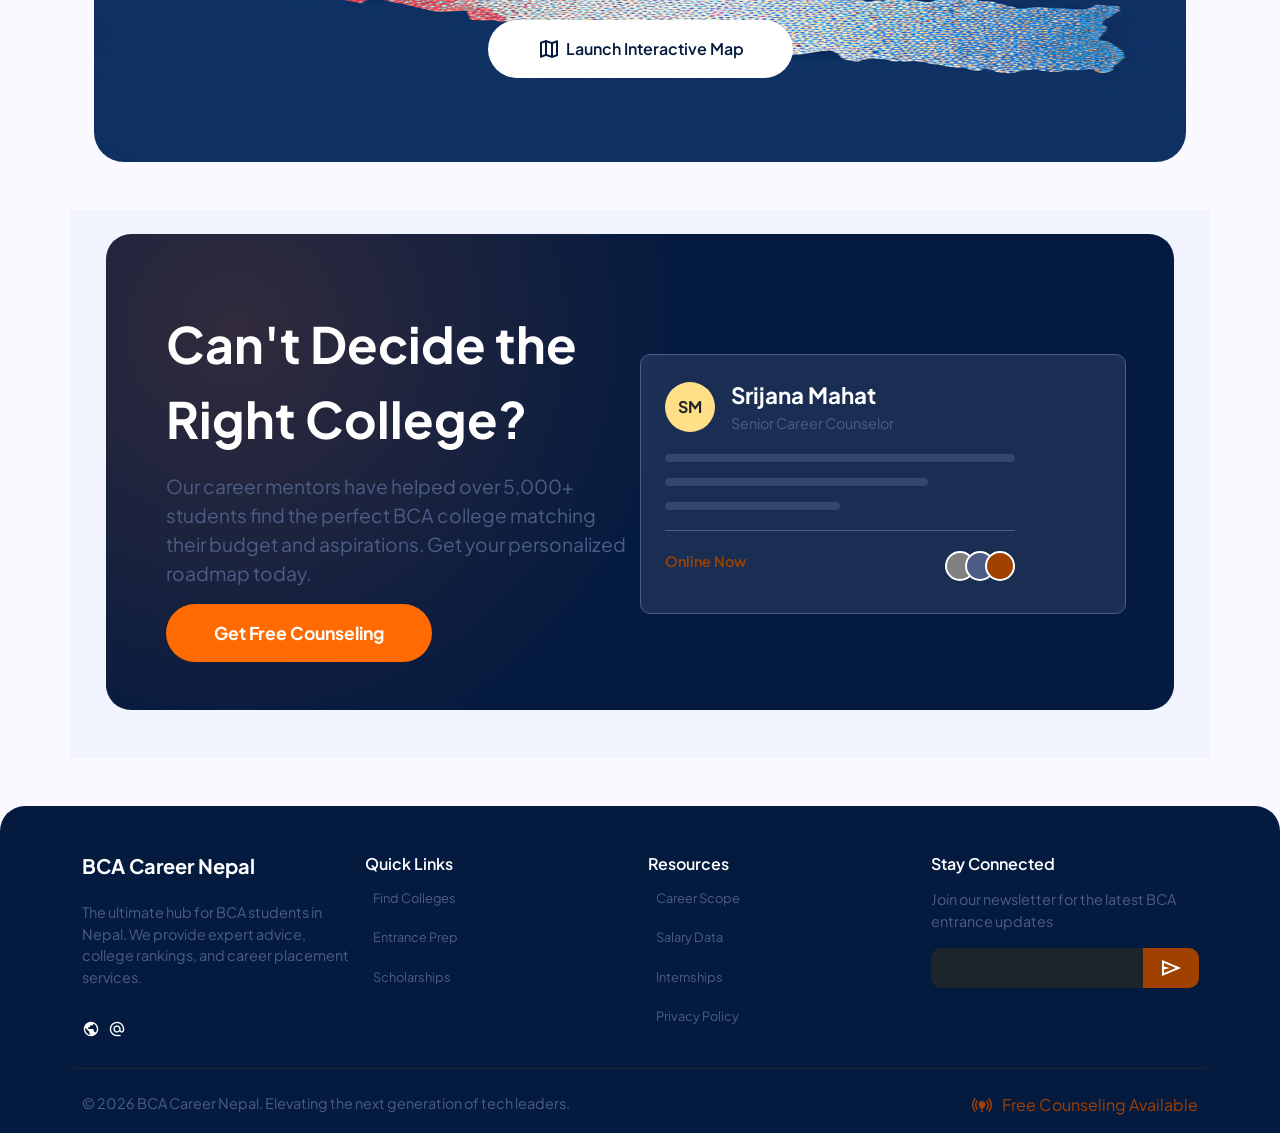
<file: bca_nepal_clone/colleges.html>
<!DOCTYPE html>
<html lang="en">
  <head>
    <meta charset="UTF-8">
    <meta name="viewport" content="width=device-width, initial-scale=1.0">
    <title>BCA Career in Nepal - Best Colleges, Scope and Career Guide</title>
    <link href="https://cdn.jsdelivr.net/npm/bootstrap@5.3.8/dist/css/bootstrap.min.css" rel="stylesheet">
    <script src="https://cdn.jsdelivr.net/npm/bootstrap@5.3.8/dist/js/bootstrap.bundle.min.js"></script>
    <link rel="preconnect" href="https://fonts.googleapis.com">
    <link rel="preconnect" href="https://fonts.gstatic.com" crossorigin>
    <link href="https://fonts.googleapis.com/css2?family=Plus+Jakarta+Sans:ital,wght@0,200..800;1,200..800&family=Poppins:ital,wght@0,100;0,200;0,300;0,400;0,500;0,600;0,700;0,800;0,900;1,100;1,200;1,300;1,400;1,500;1,600;1,700;1,800;1,900&family=Roboto:ital,wght@0,100..900;1,100..900&display=swap" rel="stylesheet">
    <link rel="stylesheet" href="https://fonts.googleapis.com/css2?family=Material+Symbols+Outlined" />
    <link rel="stylesheet" href="colleges.css">
  </head>
  <body>
    <nav class="navbar navbar-expand-lg fixed-top">
      <div class="container-fluid">
        <a class="navbar-brand" href="index.html">BCA Career Nepal</a>
        <button class="navbar-toggler" type="button" data-bs-toggle="collapse" data-bs-target="#collapsibleNavbar">
          <span class="navbar-toggler-icon"></span>
        </button>
        <div class="collapse navbar-collapse" id="collapsibleNavbar">
          <ul class="navbar-nav mx-auto">
            <li class="nav-item">
              <a class="nav-link" href="colleges.html">Colleges</a>
            </li>
            <li class="nav-item">
              <a class="nav-link" href="syllabus.html">Scope</a>
            </li>
            <li class="nav-item">
              <a class="nav-link" href="guidance.html">Guidance</a>
            </li>
            <li class="nav-item">
              <a class="nav-link">Career Blog</a>
            </li>
            <li class="nav-item">
              <a class="nav-link">Contact</a>
            </li>
          </ul>
          <a class="badge rounded-pill nav-join-btn d-flex justify-content-center">Join Now</a>
        </div>
      </div>
    </nav>
    <main class="container-lg main-container px-4">
      <nav class="page-indicator mb-4">
        <ul class="navbar-nav">
          <li class="nav-item">
            <span>Home</span>
          </li>
          <li class="nav-item">
            <span class="material-symbols-outlined text-xs navbar-text the-arrow">chevron_right</span>
          </li>
          <li class="nav-item">
            <span>Colleges</span>
          </li>
        </ul> 
      </nav>
      <div class="hero">
        <p class="display-3 hero-title">Top BCA Colleges in Nepal.</p>
        <p class="hero-description w-75 mb-4">Discover premium institutions tailored for the next generation of software engineers. Filter by university affiliation, location, and scholarships availability to find your perfect match.</p>
        <div class="hero-badge d-flex gap-2">
          <div class="d-flex align-items-center gap-2 px-3 py-2 rounded-3 fw-medium">
              <span class="material-symbols-outlined text-primary verified-icon-hero">verified</span>
              150+ Verified Institutions
          </div>
          <div class="d-flex align-items-center gap-2 px-3 py-2 rounded-3 fw-medium">
              <span class="material-symbols-outlined text-tertiary">workspace_premium</span>
              TU &amp; PU Affiliated
          </div>
        </div>
      </div>

    </main>
    <section class=" container-lg px-4">
      <p class="h3" style="font-weight:700;">Featured Institutions</p>
      <div class="matching-criteria-statement d-flex align-items-center justify-content-between">
        <div>
          Showing 42 colleges matching your criteria
        </div>
        <div class="featured-institutions-btns d-flex">
          <button class="btn p-2 rounded-2 bg-surface-container text-primary border-0 d-flex align-items-center justify-content-center">
            <span class="material-symbols-outlined">grid_view</span>
          </button>
          <button class="btn p-2 rounded-2 border-0 d-flex align-items-center justify-content-center">
            <span class="material-symbols-outlined">list</span>
          </button>
        </div>
      </div>
      <div class="featured-institutions row justify-content-center g-3 mt-3">
        <div class="col-8 col-md-6 col-lg-4">
          <div class="card" style="border-radius:25px;">
            <div class="card-img-top-div">
              <img class="card-img-top" src="./images/kathmandu-model-college-cartoon.png" alt="Card image">
            </div>
            <div class="card-body mx-auto p-5">
              <h5 class="card-title">Kathmandu Model College</h5>
              <p class="d-flex align-items-center gap-1 card-location">
                <span class="material-symbols-outlined">location_on</span> Kathmandu, Nayabazar
              </p>
              <div class="mb-5 d-flex gap-2">
                <span class="label rounded-3 px-3 py-2">High Placement</span>
                <span class="label rounded-3 px-3 py-2">Industry Labs</span>
              </div>
              <div class="d-flex gap-3">
                <a href="#" class="py-3 px-4 rounded-3 view-details-btn">View Details</a>
                <a href="#" class="py-3 px-4 rounded-3 apply-now-btn">Apply Now</a>
              </div>
              
            </div>
            <div class="affiliation-badge">
              TU AFFILIATED
            </div>
          </div>
        </div>
        <div class="col-8 col-md-6 col-lg-4">
          <div class="card" style="border-radius:25px;">
            <div class="card-img-top-div">
              <img class="card-img-top" src="./images/apex-college-cartoon-img.png" alt="Card image">
            </div>
            <div class="card-body mx-auto p-5">
              <h5 class="card-title">Apex College</h5>
              <p class="d-flex align-items-center gap-1 card-location">
                <span class="material-symbols-outlined">location_on</span> Devkota Sadak, Kathmandu
              </p>
              <div class="mb-5 d-flex gap-2">
                <span class="label rounded-3 px-3 py-2">Research Focused</span>
                <span class="label rounded-3 px-3 py-2">Scholarships Available</span>
              </div>
              <div class="d-flex gap-3">
                <a href="#" class="py-3 px-4 rounded-3 view-details-btn">View Details</a>
                <a href="#" class="py-3 px-4 rounded-3 apply-now-btn">Apply Now</a>
              </div>
              
            </div>
            <div class="affiliation-badge">
            POKHARA UNI AFFILIATED
            </div>
          </div>
        </div>
        <div class="col-8 col-md-6 col-lg-4">
          <div class="card" style="border-radius:25px;">
            <div class="card-img-top-div">
              <img class="card-img-top" src="./images/texas-international-cartton-img.png" alt="Card image">
            </div>
            <div class="card-body mx-auto p-5">
              <h5 class="card-title">Texas International College</h5>
              <p class="d-flex align-items-center gap-1 card-location">
                <span class="material-symbols-outlined">location_on</span> Mitrapark, Kathmandu
              </p>
              <div class="mb-5 d-flex gap-2">
                <span class="label rounded-3 px-3 py-2">Tech Partnered</span>
                <span class="label rounded-3 px-3 py-2">Active Clubs</span>
              </div>
              <div class="d-flex gap-3">
                <a href="#" class="py-3 px-4 rounded-3 view-details-btn">View Details</a>
                <a href="#" class="py-3 px-4 rounded-3 apply-now-btn">Apply Now</a>
              </div>
              
            </div>
            <div class="affiliation-badge">
            TU AFFILIATED
            </div>
          </div>
        </div>
      </div>
      <div class="map-div mb-5">
        <img alt="Nepal Map Abstract" src="./images/nepal-map-colleges.png" class="nepal-map">
        <div class="map-text d-flex flex-column align-items-center m-5 gap-4">
          <p class="h1" style="color:white; font-weight:700; text-align: center;">Explore Colleges by Location</p>
          <p class="h6" style="color:white; text-align: center;">Find the nearest premium BCA college for you using our interactive geographic tool</p>
          <button class="h5 btn rounded-pill bg-white map-btn px-5 py-3">
            <span class="material-symbols-outlined">map</span>Launch Interactive Map
          </button>
        </div> 
      </div>
    </section>
    <section class="cta-container container-lg p-5">
      <div class="cta-div p-5 row g-4 align-items-center justify-content-center">
        <div class="col-12 col-md-6">
          <p class="cta-col1-p1">Can't Decide the Right College?</p>
          <p class="cta-col1-p2">Our career mentors have helped over 5,000+ students find the perfect BCA college matching their budget and aspirations. Get your personalized roadmap today.</p>
          <button class="rounded-pill counseling-btn px-5 py-3">Get Free Counseling</button>
        </div>
        <div class="cta-col2 p-4 col-10 col-md-6">
          <div class="mentor-profile">
            <div class="d-flex align-items-center gap-3">
              <div class="mentor-profile-pic p-3">
                SM
              </div>
              <div>
                <div class="mentor-name">Srijana Mahat</div>
                <div class="mentor-quality">Senior Career Counselor</div>
              </div>
            </div>
            <div class="d-flex flex-column gap-3">
              <div class="w-100 hr-thickner"></div>
              <div class="w-75 hr-thickner"></div>
              <div class="w-50 hr-thickner"></div>
            </div>
            <div style="background-color:rgb(76, 94, 134);height:1px;"></div>
            <div class="d-flex justify-content-between">
              <p class="online-now">Online Now</p>
              <div class="d-flex">
                <div class="online-now-circle" style="background-color:grey;"></div>
                <div class="online-now-circle" style="background-color:rgb(76, 94, 134);"></div>
                <div class="online-now-circle" style="background-color:#a04100;"></div>
              </div>
            </div>
          </div>
        </div>
      </div>
    </section>
    <footer class="mt-5 pt-5 px-3">
      <div class="container-lg">
        <div class="footer-row1 row g-3 pb-4">
          <div class="col-sm-6 col-md-4 col-lg-3">
            <div class="d-flex flex-column gap-3">
              <p class="h5" style="color:white; font-weight:700;">BCA Career Nepal</p>
              <p style="color:rgb(76, 94, 134); font-size:0.9rem;">The ultimate hub for BCA students in Nepal. We provide expert advice, college rankings, and career placement services.</p>
              <div>
                <span class="material-symbols-outlined" style="font-size: 1.125rem; color:white; margin-right:5px;">public</span>
                <span class="material-symbols-outlined" style="font-size: 1.125rem; color:white;">alternate_email</span>
              </div>
            </div>
          </div>
          <div class="col-sm-6 col-md-4 col-lg-3">
            <div>
              <p class="h6" style="color:white; font-weight:600; margin-bottom:1rem;">Quick Links</p>
              <ul class="navbar-nav quick-links">
                <li class="nav-item" style="color:rgb(76, 94, 134); font-size:0.8rem;">Find Colleges</li>
                <li class="nav-item" style="color:rgb(76, 94, 134); font-size:0.8rem;">Entrance Prep</li>
                <li class="nav-item" style="color:rgb(76, 94, 134); font-size:0.8rem;">Scholarships</li>
              </ul>
            </div>
          </div>
          <div class="col-sm-6 col-md-4 col-lg-3">
            <div>
              <p class="h6" style="color:white; font-weight:600; margin-bottom:1rem;">Resources</p>
              <ul class="navbar-nav resources-footer">
                <li class="nav-item" style="color:rgb(76, 94, 134); font-size:0.8rem;">Career Scope</li>
                <li class="nav-item" style="color:rgb(76, 94, 134); font-size:0.8rem;">Salary Data</li>
                <li class="nav-item" style="color:rgb(76, 94, 134); font-size:0.8rem;">Internships</li>
                <li class="nav-item" style="color:rgb(76, 94, 134); font-size:0.8rem;">Privacy Policy</li>
              </ul>
            </div>
          </div>
          <div class="col-sm-6 col-md-4 col-lg-3">
            <div>
              <p class="h6" style="color:white; font-weight:600; margin-bottom:1rem;">Stay Connected</p>
              <p style="color:rgb(76, 94, 134); font-size:0.9rem;">Join our newsletter for the latest BCA entrance updates</p>
              <div class="d-flex">
                <input class="footer-input-field">
                <button class="d-flex align-items-center justify-content-center px-3 py-2 footer-send-btn">
                  <span class="material-symbols-outlined" style="color:white;">send</span>
                </button>
              </div>
              
            </div>
          </div>
        </div>
        <div class="row justify-content-between pt-4">
          <p class="col-12 col-md-6" style="color:rgb(76, 94, 134); font-size:0.9rem;">
            © 2026 BCA Career Nepal. Elevating the next generation of tech leaders.
          </p>
          <p class="d-flex gap-2 col-12 col-md-auto" style="color:#a04100;">
            <span class="material-symbols-outlined small">online_prediction</span> Free Counseling Available
          </p>
        </div>
      </div>
    </footer>
      

    <script>
      document.querySelectorAll('.nav-item').forEach(element => {
        element.classList.add('mx-2');
      });
    </script>
  </body>
</html>
</file>
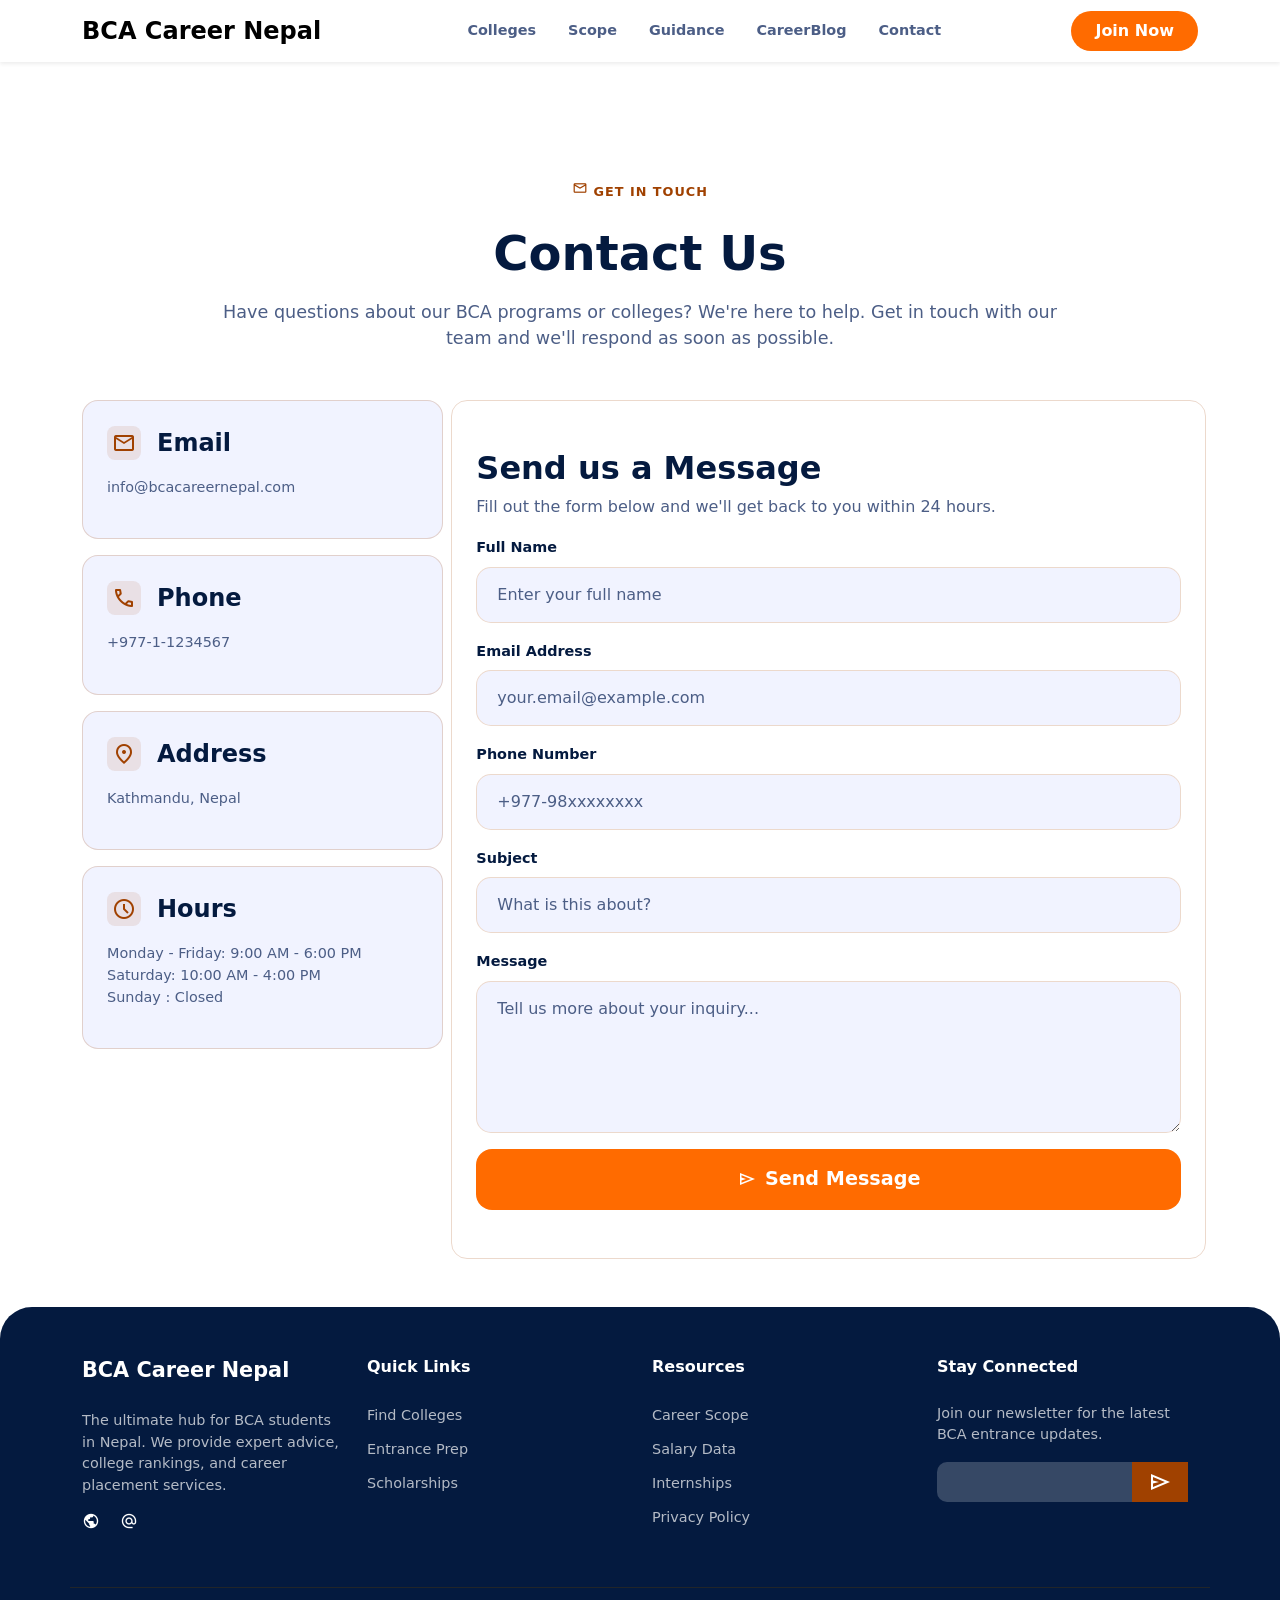
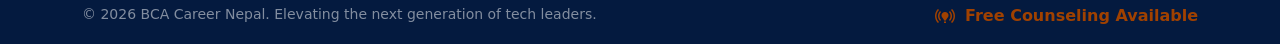
<file: bca_nepal_clone/contact.html>
<!DOCTYPE html>
<html lang="en">
  <head>
    <meta charset="UTF-8">
    <meta name="viewport" content="width=device-width, initial-scale=1.0">
    <title>
      BCA Career in Nepal - Best Colleges, Scope & Career Guide
    </title>
    <link rel="stylesheet" href="contact.css">
    <link href="https://cdn.jsdelivr.net/npm/bootstrap@5.3.8/dist/css/bootstrap.min.css" rel="stylesheet">
    <script src="https://cdn.jsdelivr.net/npm/bootstrap@5.3.8/dist/js/bootstrap.bundle.min.js"></script>
    <link rel="preconnect" href="https://fonts.googleapis.com">
    <link rel="preconnect" href="https://fonts.gstatic.com" crossorigin>
    <link href="https://fonts.googleapis.com/css2?family=Plus+Jakarta+Sans:ital,wght@0,200..800;1,200..800&family=Poppins:ital,wght@0,100;0,200;0,300;0,400;0,500;0,600;0,700;0,800;0,900;1,100;1,200;1,300;1,400;1,500;1,600;1,700;1,800;1,900&family=Roboto:ital,wght@0,100..900;1,100..900&display=swap" rel="stylesheet">
    <link rel="stylesheet" href="https://fonts.googleapis.com/css2?family=Material+Symbols+Outlined" />
  </head>
  <body>
    <nav class="navbar navbar-expand-lg bg-white shadow-sm fixed-top">
      <div class="container-lg">
        <a class="navbar-brand" href="#">BCA Career Nepal</a>
        <button class="navbar-toggler" type="button" data-bs-toggle="collapse" data-bs-target="#collapsibleNavbar">
          <span class="navbar-toggler-icon"></span>
        </button>
        <div class="collapse navbar-collapse" id="collapsibleNavbar">
          <ul class="navbar-nav mx-auto d-flex gap-3">
            <li class="nav-item">
              <a class="nav-link" href="colleges.html">Colleges</a>
            </li>
            <li class="nav-item">
              <a class="nav-link" href="syllabus.html">Scope</a>
            </li>
            <li class="nav-item">
              <a class="nav-link" href="guidance.html">Guidance</a>
            </li>
            <li class="nav-item">
              <a class="nav-link" href="careerblog.html">CareerBlog</a>
            </li>
            <li class="nav-item">
              <a class="nav-link" href="contact.html">Contact</a>
            </li>    
          </ul>
          <a href="#" class="nav-join-btn px-4 py-2 rounded-pill d-flex justify-content-center">Join Now</a>
        </div>
      </div>
    </nav>
    <section class="main mb-5">
      <div class="container-lg">
        <div class="hero d-flex flex-column align-items-center">
          <div class="hero-label mb-4">
            <span class="material-symbols-outlined" style="font-size: 1rem;">mail</span>
            GET IN TOUCH
          </div>
          <h1 class="hero-title mb-3">Contact Us</h1>
          <p class="hero-subtitle">Have questions about our BCA programs or colleges? We're here to help. Get in touch with our team and we'll respond as soon as possible.</p>
        </div>
        <div class="row mt-3 g-3">
          <div class="col-12 col-lg-4">
            <div class="contact-div p-4 rounded-4 mb-3">
              <div class="d-flex gap-3 align-items-center mb-3">
                <span class="material-symbols-outlined contact-icons rounded-3" style="font-size: 1.5rem;">mail</span>
                <p class="contact-type mb-0">Email</p>
              </div>
              <p class="contact-detail">info@bcacareernepal.com</p>
            </div>
            <div class="contact-div p-4 rounded-4 mb-3">
              <div class="d-flex gap-3 align-items-center mb-3">
                <span class="material-symbols-outlined contact-icons rounded-3" style="font-size: 1.5rem;">phone</span>
                <p class="contact-type mb-0">Phone</p>
              </div>
              <p class="contact-detail">+977-1-1234567</p>
            </div>
            <div class="contact-div p-4 rounded-4 mb-3">
              <div class="d-flex gap-3 align-items-center mb-3">
                <span class="material-symbols-outlined contact-icons rounded-3" style="font-size: 1.5rem;">location_on</span>
                <p class="contact-type mb-0">Address</p>
              </div>
              <p class="contact-detail">Kathmandu, Nepal</p>
            </div>
            <div class="contact-div p-4 rounded-4 mb-3">
              <div class="d-flex gap-3 align-items-center mb-3">
                <span class="material-symbols-outlined contact-icons rounded-3" style="font-size: 1.5rem;">schedule</span>
                <p class="contact-type mb-0">Hours</p>
              </div>
              <p class="contact-detail">
                <span class="contact-detail">Monday - Friday: 9:00 AM - 6:00 PM</span>
                <span class="contact-detail">Saturday: 10:00 AM - 4:00 PM</span>
                <span class="contact-detail">Sunday : Closed</span>
              </p>
            </div>
          </div>
          <div class="col-12 col-lg-8 contact-form rounded-4 px-4 py-5">
            <h2 class="form-title">Send us a Message</h2>
            <p class="form-subtitle mb-3">Fill out the form below and we'll get back to you within 24 hours.</p>
            <form>
              <div class="mb-3">
                <label for="full-name" class="form-label">Full Name</label>
                <input type="text" id="full-name" class="form-control" placeholder="Enter your full name">
              </div>
              <div class="mb-3">
                <label for="address" class="form-label">Email Address</label>
                <input type="text" id="address" class="form-control" placeholder="your.email@example.com">
              </div>
              <div class="mb-3">
                <label for="phone-number" class="form-label">Phone Number</label>
                <input type="text" id="phone-number" class="form-control" placeholder="+977-98xxxxxxxx">
              </div>
              <div class="mb-3">
                <label for="subject" class="form-label">Subject</label>
                <input type="text" id="subject" class="form-control" placeholder="What is this about?">
              </div>
              <div class="mb-3">
                <label for="comment" class="form-label">Message</label>
                <textarea class="form-control" rows="5" id="comment" name="text" placeholder="Tell us more about your inquiry..."></textarea>
              </div>
              <button class="form-btn d-flex align-items-center w-100 justify-content-center gap-2 py-3 rounded-4">
                <span class="material-symbols-outlined" style="font-size: 1.25rem;">send</span>
                Send Message
              </button>
            </form>
          </div>
        </div>
      </div>
    </section>
    <footer class="rounded-top-5 pt-5 pb-3">
      <div class="container-lg">
        <div class="row pb-5" style="border-bottom: 1px solid rgb(33, 37, 41);">
          <div class="col-6 col-md-3">
            <p class="footer-bg-title mb-4">BCA Career Nepal</p>
            <p class="footer-text">The ultimate hub for BCA students in Nepal. We provide expert advice, college rankings, and career placement services.</p>
            
            <span class="material-symbols-outlined" style="font-size: 1.125rem; color:white; margin-right:15px;">public</span>
            <span class="material-symbols-outlined" style="font-size: 1.125rem; color:white;">alternate_email</span>
            
          </div>
          <div class="col-6 col-md-3">
            <p class="footer-sm-title mb-4">Quick Links</p>
            <ul class="footer-ul">
              <li>
                <a class="footer-text" href="#">Find Colleges</a>
              </li>
              <li>
                <a class="footer-text" href="#">Entrance Prep</a>
              </li>
              <li>
                <a class="footer-text" href="#">Scholarships</a>
              </li>
            </ul>
          </div>
          <div class="col-6 col-md-3">
            <p class="footer-sm-title mb-4">Resources</p>
            <ul class="footer-ul">
              <li>
                <a class="footer-text" href="#">Career Scope</a>
              </li>
              <li>
                <a class="footer-text" href="#">Salary Data</a>
              </li>
              <li>
                <a class="footer-text" href="#">Internships</a>
              </li>
              <li>
                <a class="footer-text" href="#">Privacy Policy</a>
              </li>
            </ul>
          </div>
          <div class="col-6 col-md-3">
            <p class="footer-sm-title mb-4">Stay Connected</p>
            <p class="footer-text">Join our newsletter for the latest BCA entrance updates.</p>
            <form>
              <div class="d-flex footer-form-container">
                <input class="w-75 footer-form-input px-2">
                <button class="footer-form-btn d-flex align-items-center justify-content-center px-3 py-2">
                  <span class="material-symbols-outlined">send</span>
                </button>
              </div>
            </form>
          </div>
        </div>
        <div class="d-flex flex-column flex-md-row pt-3 justify-content-between">
          <p class="text-white-50 small mb-0">
            © 2026 BCA Career Nepal. Elevating the next generation of tech leaders.
          </p>
          <div class="d-flex align-items-center gap-2 fw-bold mt-2 mt-md-0" style="color:#a04100;">
              <span class="material-symbols-outlined small">online_prediction</span>
              Free Counseling Available
          </div>
        </div>
      </div>
    </footer>
  </body>
</html>
</file>
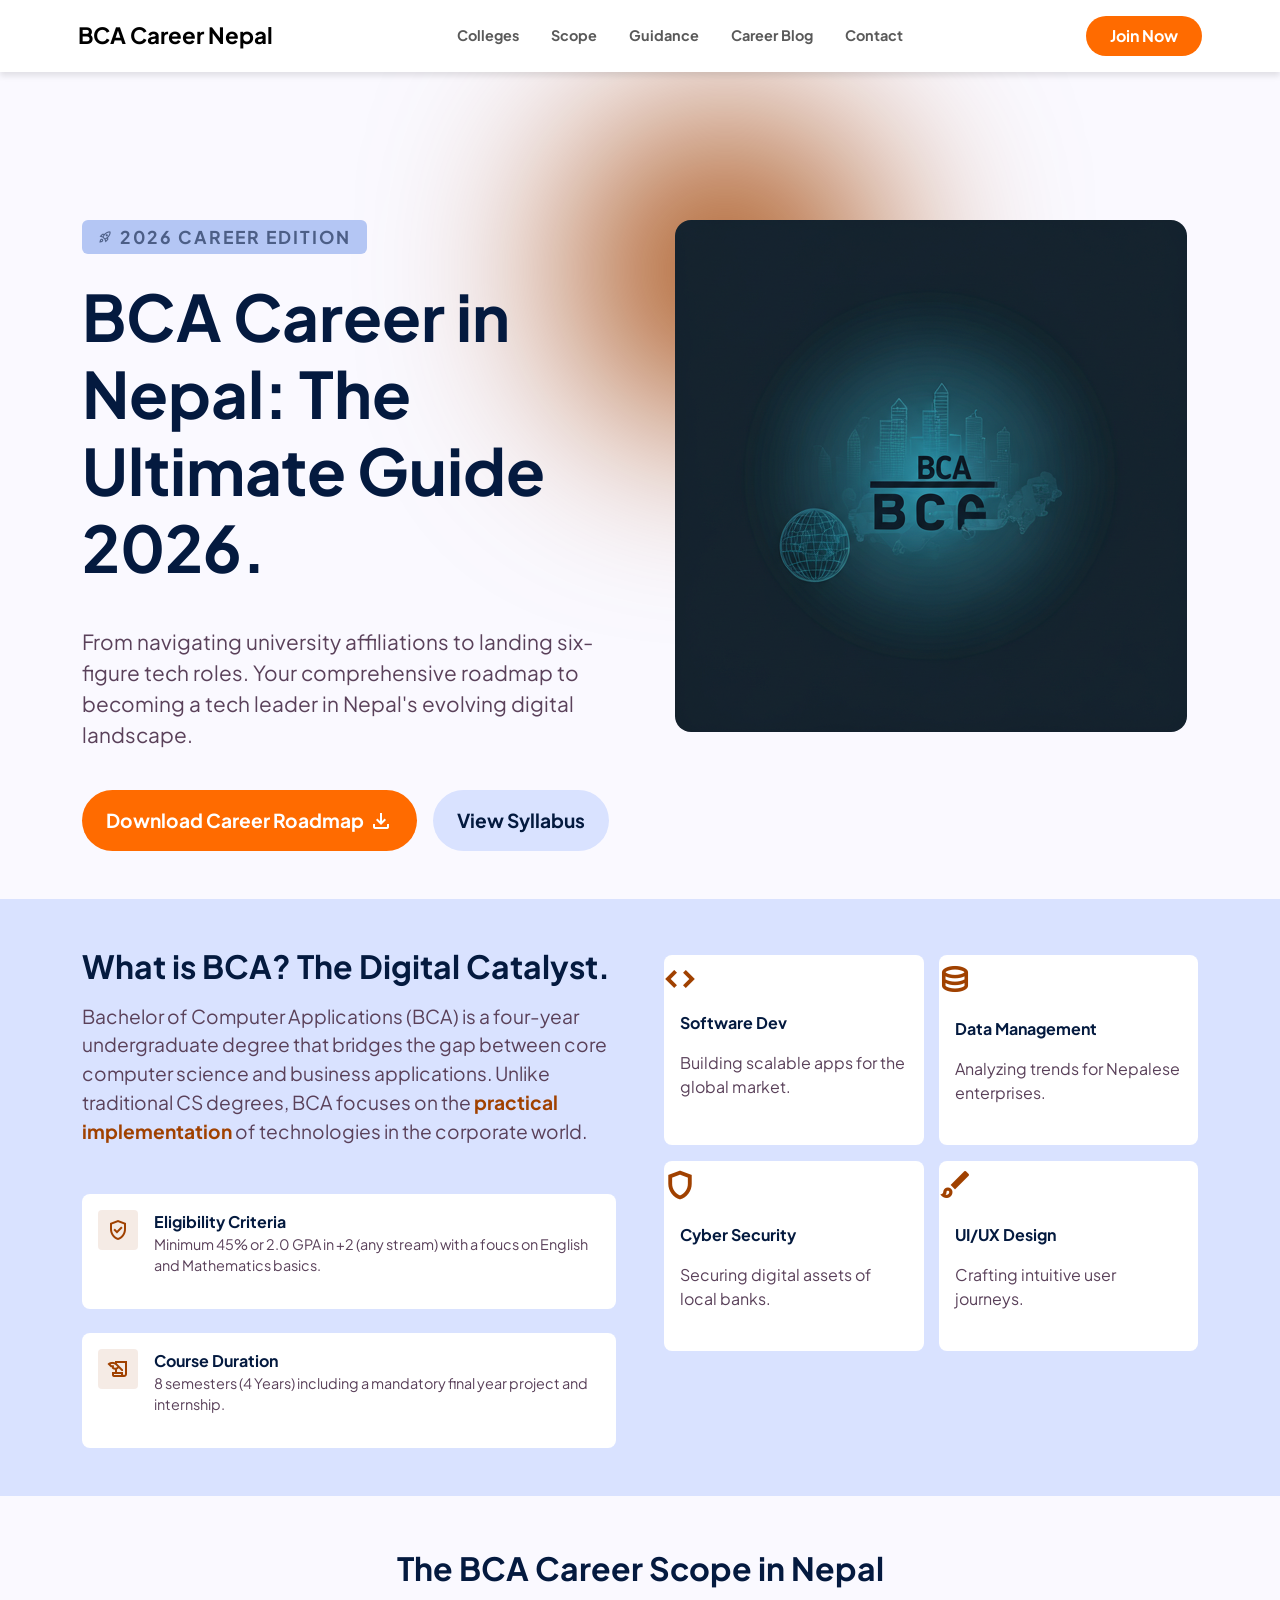
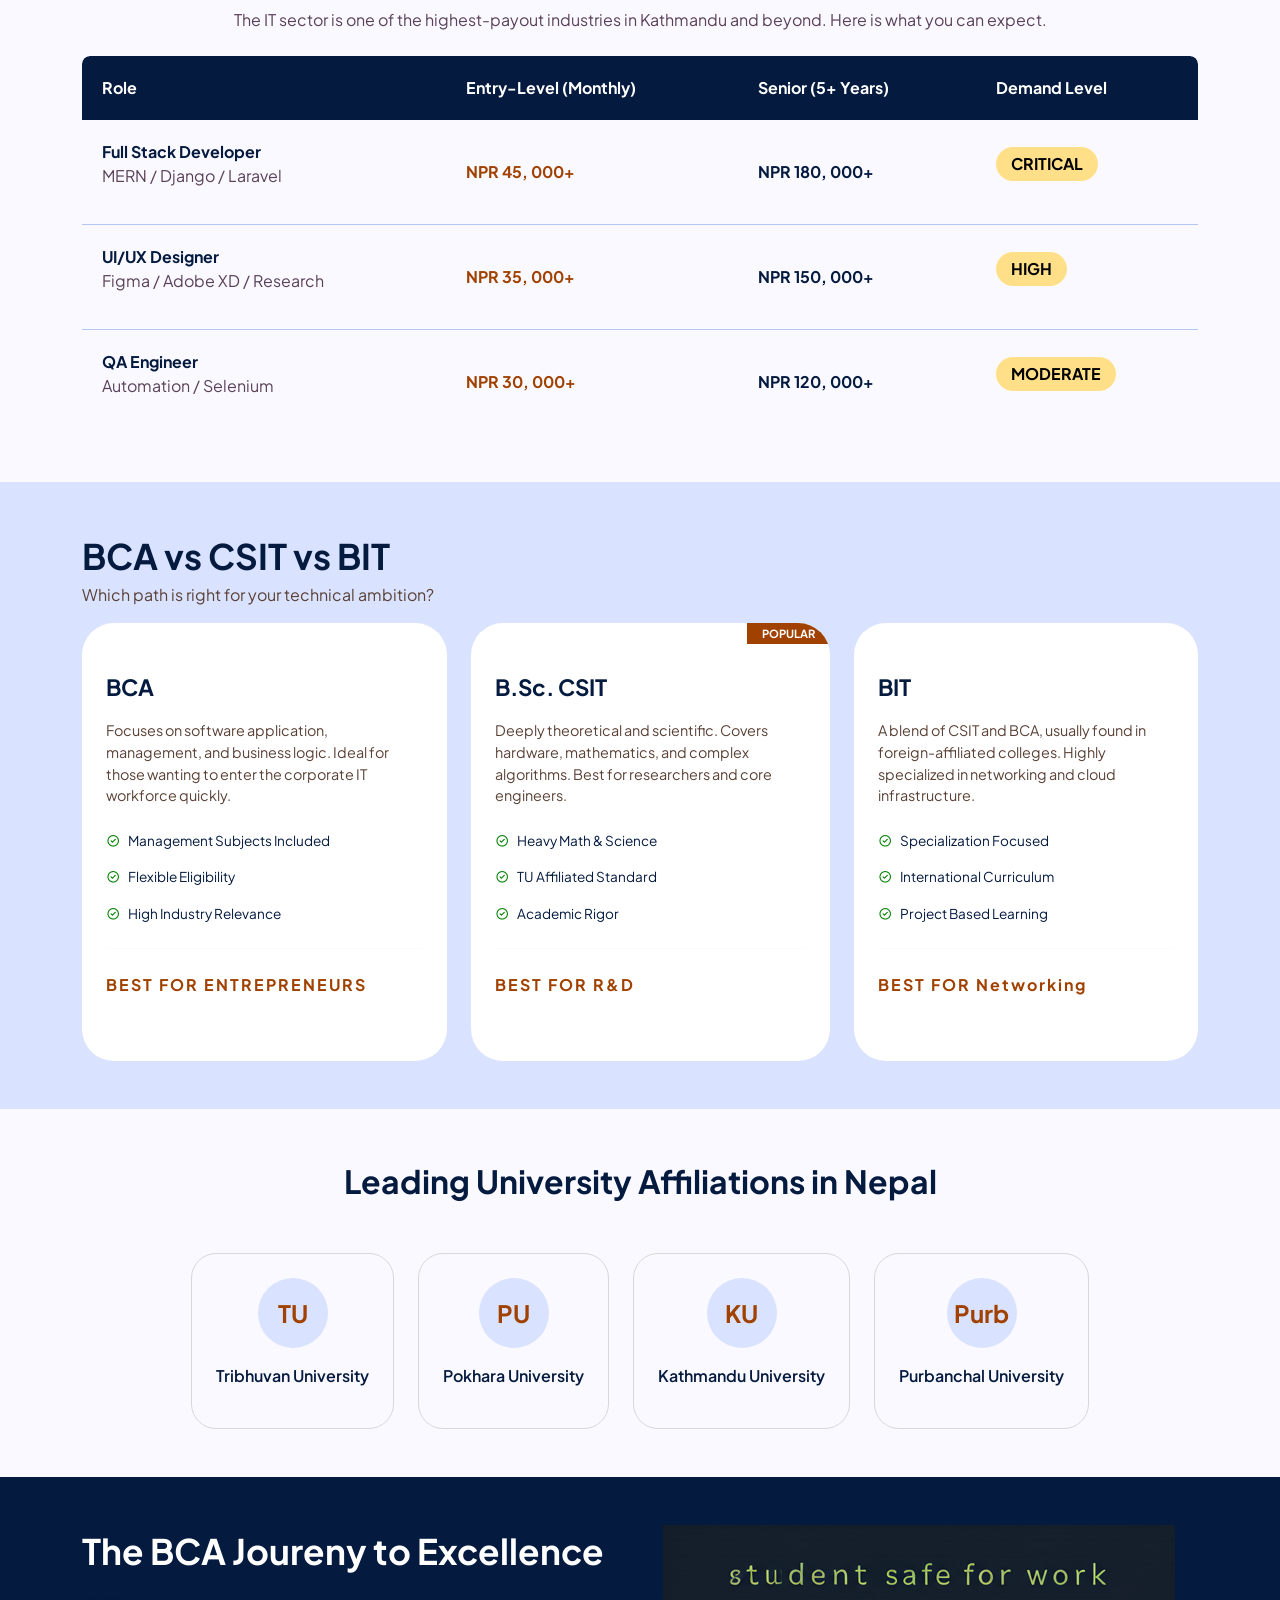
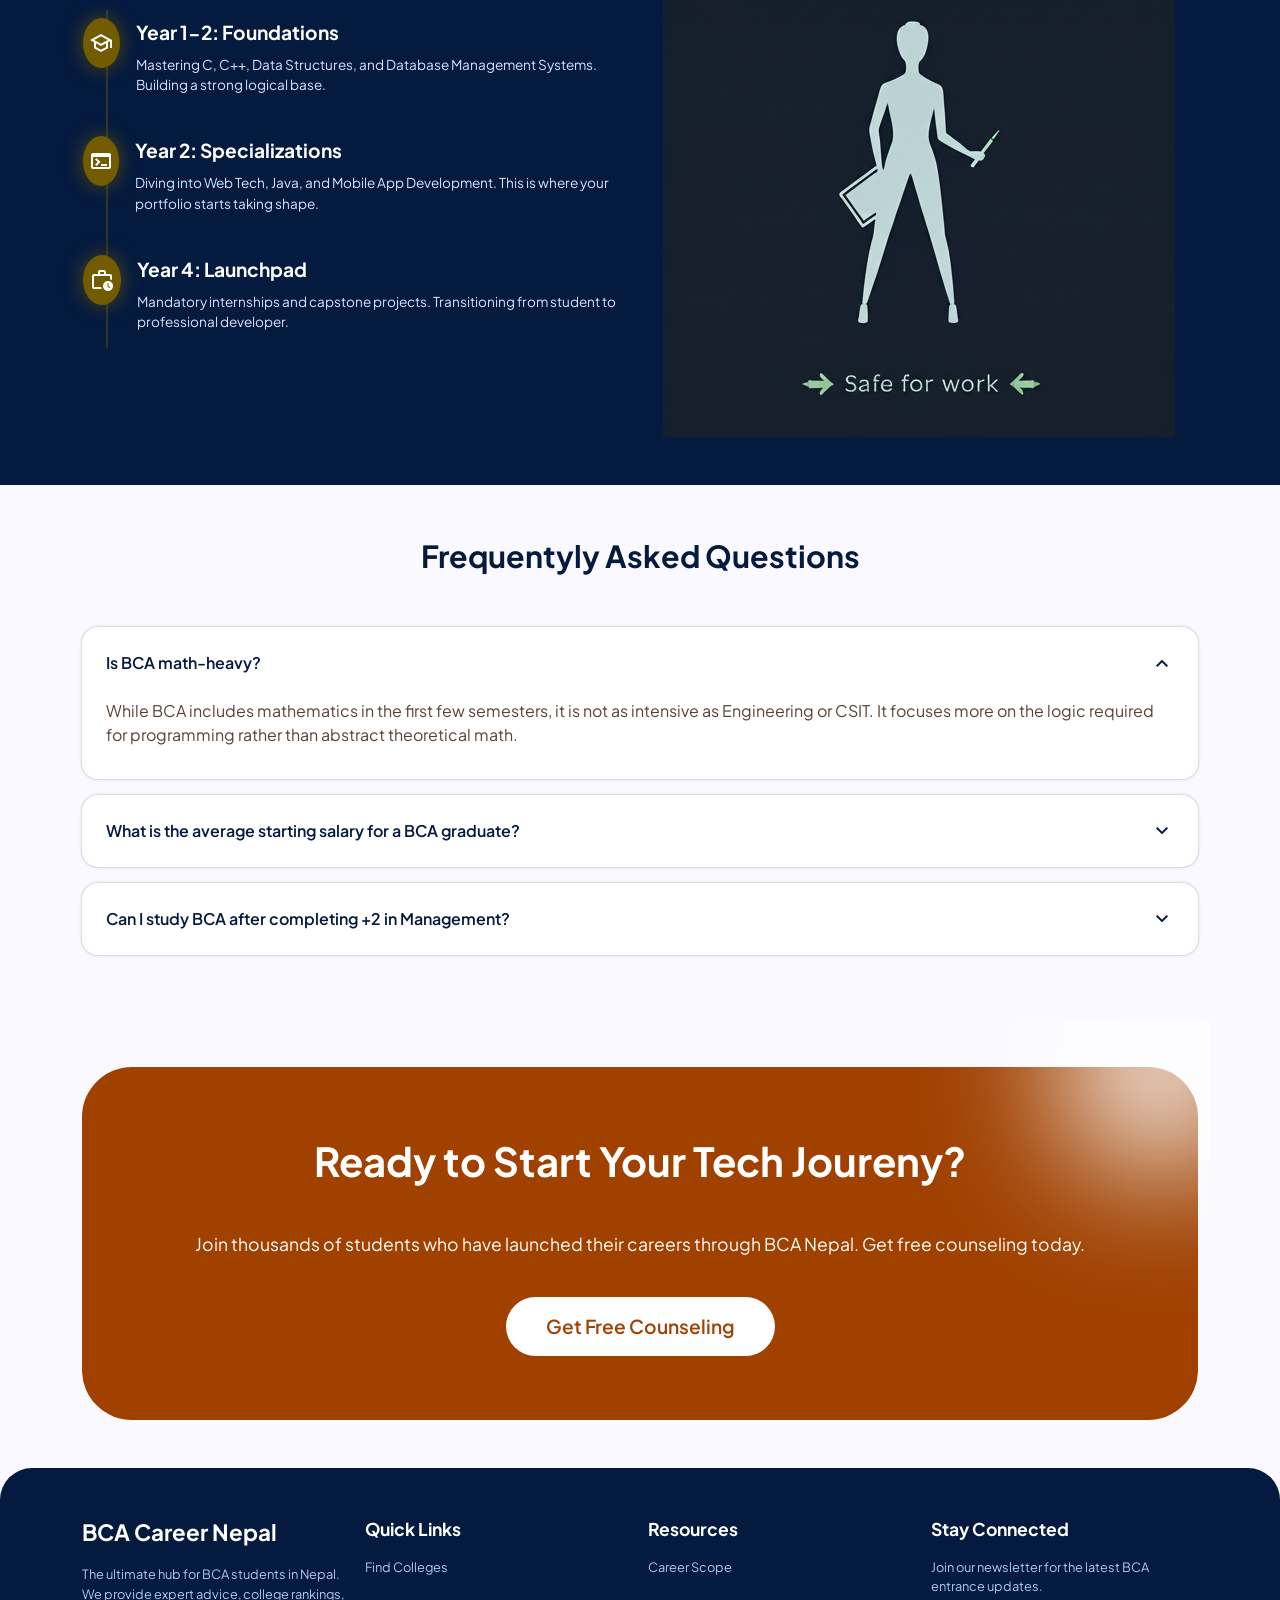
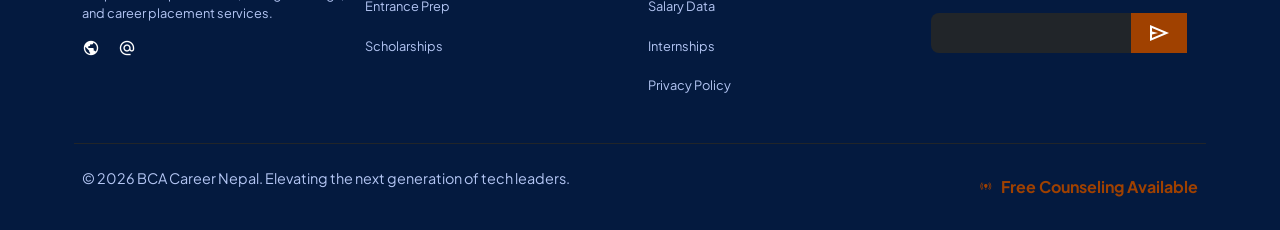
<file: bca_nepal_clone/guidance.html>
<!DOCTYPE html>
<html lang="en">
  <head>
    <meta charset="UTF-8">
    <meta name="viewport" content="width=device-width, initial-scale=1.0">
    <title>BCA Career in Nepal - Best Colleges, Scope & Guide</title>
    <link href="https://cdn.jsdelivr.net/npm/bootstrap@5.3.8/dist/css/bootstrap.min.css" rel="stylesheet">
    <script src="https://cdn.jsdelivr.net/npm/bootstrap@5.3.8/dist/js/bootstrap.bundle.min.js"></script>
    <link rel="preconnect" href="https://fonts.googleapis.com">
    <link rel="preconnect" href="https://fonts.gstatic.com" crossorigin>
    <link href="https://fonts.googleapis.com/css2?family=Plus+Jakarta+Sans:ital,wght@0,200..800;1,200..800&family=Poppins:ital,wght@0,100;0,200;0,300;0,400;0,500;0,600;0,700;0,800;0,900;1,100;1,200;1,300;1,400;1,500;1,600;1,700;1,800;1,900&family=Roboto:ital,wght@0,100..900;1,100..900&display=swap" rel="stylesheet">
    <link rel="stylesheet" href="https://fonts.googleapis.com/css2?family=Material+Symbols+Outlined" />
    <link rel="stylesheet" href="guidance.css">
  </head>
  <body>
    <nav class="navbar navbar-expand-lg fixed-top bg-white">
      <div class="container-lg p-2">
        <a class="brand-logo" href="index.html">BCA Career Nepal</a>
        <button class="navbar-toggler" type="button" data-bs-toggle = 'collapse' data-bs-target="#collapsibleNavbar">
          <span class="navbar-toggler-icon"></span>
        </button>
        <div class="collapse navbar-collapse" id="collapsibleNavbar">
          <ul class="navbar-nav mx-auto gap-3">
            <li class="nav-item header-li">
              <a class="nav-link" href="colleges.html">Colleges</a>
            </li>
            <li class="nav-item header-li">
              <a class="nav-link" href="syllabus.html">Scope</a>
            </li>
            <li class="nav-item header-li">
              <a class="nav-link" href="guidance.html">Guidance</a>
            </li>
            <li class="nav-item header-li">
              <a class="nav-link" href="#">Career Blog</a>
            </li>
            <li class="nav-item header-li">
              <a class="nav-link" href="#">Contact</a>
            </li>
          </ul>
          <a class="header-join-btn px-4 py-2 rounded-pill">Join Now</a>
        </div>
      </div>
    </nav>
    <main>
      <section class="hero container-lg pb-5">
        <div class="row g-5">
          <div class="col-12 col-lg-6 d-flex flex-column gap-4">
            <div class="hero-badge px-3 py-1 rounded-2">
              <span class="material-symbols-outlined" style="font-size: 0.875rem; margin-right:5px;">rocket_launch</span> 
              <span class="hero-badge-text">
                2026 CAREER EDITION
              </span>
            </div>
            <p class="display-3 hero-title">BCA Career in Nepal: The Ultimate Guide 2026.</p>
            <p class="hero-description">From navigating university affiliations to landing six-figure tech roles. Your comprehensive roadmap to becoming a tech leader in Nepal's evolving digital landscape.</p>
            <div class="d-flex gap-3">
              <button class="hero-dwn-btn px-4 py-3 rounded-pill">
                Download Career Roadmap
                <span class="material-symbols-outlined">download</span>
              </button>
              <button class="hero-view-btn px-4 py-3 rounded-pill">View Syllabus</button>
            </div>
          </div>
          <div class="col-12 col-lg-6">
            <div class="d-flex justify-content-center">
              <div class="img-wrapper">
                <div class="img-halo"></div>
                <img src="./images/guidance-hero-img.png" class="hero-img rounded-4">
              </div>
            </div>
          </div>
        </div>
      </section>
      <section class="about-bca py-5">
        <div class=" container-lg">
          <div class="row g-5">
            <div class="col-12 col-lg-6">
              <p class="about-bca-title h2 mb-3">What is BCA? The Digital Catalyst.</p>
              <p class="about-bca-description mb-5">Bachelor of Computer Applications (BCA) is a four-year undergraduate degree that bridges the gap between core computer science and business applications. Unlike traditional CS degrees, BCA focuses on the <b style="color:#a04100;">practical implementation</b> of technologies in the corporate world.</p>
              <div class="d-flex flex-column gap-4">
                <div class="d-flex bg-white p-3 rounded-3 gap-3">
                  <div class="about-bca-card-icons p-2 d-flex justify-content-center align-items-center rounded-1">
                    <span class="material-symbols-outlined">verified_user</span>
                  </div>
                  <div>
                    <p class="about-bca-card-title mb-0">Eligibility Criteria</p>
                    <p class="about-bca-card-description">Minimum 45% or 2.0 GPA in +2 (any stream) with a foucs on English and Mathematics basics.</p>
                  </div>
                </div>
                <div class="d-flex bg-white p-3 rounded-3 gap-3">
                  <div class="about-bca-card-icons p-2 d-flex justify-content-center align-items-center rounded-1">
                    <span class="material-symbols-outlined">history_edu</span>
                  </div>
                  <div>
                    <p class="about-bca-card-title mb-0">Course Duration</p>
                    <p class="about-bca-card-description">8 semesters (4 Years) including a mandatory final year project and internship.</p>
                  </div>
                </div>
              </div>
            </div>
            <div class="col-12 col-lg-6">
              <div class="about-bca-course-card-container py-2">
                <div class="bg-white py-2 rounded-3">
                  <span class="material-symbols-outlined d-block about-bca-card-icons1">code</span>
                  <div class="p-3">
                    <p class="about-bca-card-title">Software Dev</p>
                    <p class="about-bca-card-description1">Building scalable apps for the global market.</p>
                  </div>
                </div>
                <div class="bg-white py-2 rounded-3">
                  <span class="material-symbols-outlined about-bca-card-icons1">database</span>
                  <div class="p-3">
                    <p class="about-bca-card-title">Data Management</p>
                    <p class="about-bca-card-description1">Analyzing trends for Nepalese enterprises.</p>
                  </div>
                </div>
              </div>
              <div class="about-bca-course-card-container py-2">
                <div class="bg-white py-2 rounded-3">
                  <span class="material-symbols-outlined about-bca-card-icons1">shield</span>
                  <div class="p-3">
                    <p class="about-bca-card-title">Cyber Security</p>
                    <p class="about-bca-card-description1">Securing digital assets of local banks.</p>
                  </div>
                </div>
                <div class="bg-white py-2 rounded-3">
                  <span class="material-symbols-outlined about-bca-card-icons1">brush</span>
                  <div class="p-3">
                    <p class="about-bca-card-title">UI/UX Design</p>
                    <p class="about-bca-card-description1">Crafting intuitive user journeys.</p>
                  </div>
                </div>
              </div>
            </div>
          </div>
        </div>
      </section>
      <section class="bca-scope py-5 container-lg">
        <p class="bca-scope-title">The BCA Career Scope in Nepal</p>
        <p class="bca-scope-description mb-4">The IT sector is one of the highest-payout industries in Kathmandu and beyond. Here is what you can expect.</p>
        <div class="bca-scope-table-wrapper">
          <table class="bca-scope-table">
            <thead class="bca-scope-table-head">
              <tr>
                <th>Role</th>
                <th>Entry-Level (Monthly)</th>
                <th>Senior (5+ Years)</th>
                <th>Demand Level</th>
              </tr>
            </thead>
            <tbody>
            <tr>
              <td>
                <p class="bca-scope-role mb-0">Full Stack Developer</p>
                <p class="bca-scope-task">MERN / Django / Laravel</p>
              </td>
              <td class="bca-scope-entry-level">
                NPR 45, 000+
              </td>
              <td class="bca-scope-senior">
                NPR 180, 000+
              </td>
              <td>
                <p class="bca-demand-badge">CRITICAL</p>
              </td>
            </tr>
            <tr>
              <td>
                <p class="bca-scope-role mb-0">UI/UX Designer</p>
                <p class="bca-scope-task">Figma / Adobe XD / Research</p>
              </td>
              <td class="bca-scope-entry-level">
                NPR 35, 000+
              </td>
              <td class="bca-scope-senior">
                NPR 150, 000+
              </td>
              <td>
                <p class="bca-demand-badge">HIGH</p>
              </td>
            </tr>
            <tr>
              <td>
                <p class="bca-scope-role mb-0">QA Engineer</p>
                <p class="bca-scope-task">Automation / Selenium</p>
              </td>
              <td class="bca-scope-entry-level">
                NPR 30, 000+
              </td>
              <td class="bca-scope-senior">
                NPR 120, 000+
              </td>
              <td>
                <p class="bca-demand-badge">MODERATE</p>
              </td>
            </tr>
          </tbody>
          </table>
        </div>
      </section>
      <section class="py-5 bca-comparison">
        <div class="container-lg">
          <p class="bca-comparison-title mb-0">BCA vs CSIT vs BIT</p>
          <p class="bca-comparison-subtitle">Which path is right for your technical ambition?</p>
          <div class="d-flex flex-column flex-md-row gap-4">
            <div class="bca-comparison-card px-4 py-5 rounded-5">
              <p class="bca-comparison-card-title">BCA</p>
              <p class="bca-comparison-card-description mb-4">Focuses on software application, management, and business logic. Ideal for those wanting to enter the corporate IT workforce quickly.</p>
              <div class="d-flex flex-column gap-3 mb-4">
                <div class="d-flex align-items-center gap-2">
                  <span class="material-symbols-outlined bca-comparison-card-check">check_circle</span>
                  <span class="bca-comparison-card-pros">Management Subjects Included</span>
                </div>
                <div class="d-flex align-items-center gap-2">
                  <span class="material-symbols-outlined bca-comparison-card-check">check_circle</span>
                  <span class="bca-comparison-card-pros">Flexible Eligibility</span>
                </div>
                <div class="d-flex align-items-center gap-2">
                  <span class="material-symbols-outlined bca-comparison-card-check">check_circle</span>
                  <span class="bca-comparison-card-pros">High Industry Relevance</span>
                </div>
              </div>
              <hr>
              <p class="mt-4 bca-comparison-card-goodfor">BEST FOR ENTREPRENEURS</p>
            </div>
            <div class="bca-comparison-card px-4 py-5 rounded-5">
              <p class="bca-comparison-card-title">B.Sc. CSIT</p>
              <p class="bca-comparison-card-description mb-4">Deeply theoretical and scientific. Covers hardware, mathematics, and complex algorithms. Best for researchers and core engineers.</p>
              <div class="d-flex flex-column gap-3 mb-4">
                <div class="d-flex align-items-center gap-2">
                  <span class="material-symbols-outlined bca-comparison-card-check">check_circle</span>
                  <span class="bca-comparison-card-pros">Heavy Math & Science</span>
                </div>
                <div class="d-flex align-items-center gap-2">
                  <span class="material-symbols-outlined bca-comparison-card-check">check_circle</span>
                  <span class="bca-comparison-card-pros">TU Affiliated Standard</span>
                </div>
                <div class="d-flex align-items-center gap-2">
                  <span class="material-symbols-outlined bca-comparison-card-check">check_circle</span>
                  <span class="bca-comparison-card-pros">Academic Rigor</span>
                </div>
              </div>
              <hr>
              <p class="mt-4 bca-comparison-card-goodfor">BEST FOR R&D</p>
              <p class="bca-comparison-tag">POPULAR</p>
            </div>
            <div class="bca-comparison-card px-4 py-5 rounded-5">
              <p class="bca-comparison-card-title">BIT</p>
              <p class="bca-comparison-card-description mb-4">A blend of CSIT and BCA, usually found in foreign-affiliated colleges. Highly specialized in networking and cloud infrastructure.</p>
              <div class="d-flex flex-column gap-3 mb-4">
                <div class="d-flex align-items-center gap-2">
                  <span class="material-symbols-outlined bca-comparison-card-check">check_circle</span>
                  <span class="bca-comparison-card-pros">Specialization Focused</span>
                </div>
                <div class="d-flex align-items-center gap-2">
                  <span class="material-symbols-outlined bca-comparison-card-check">check_circle</span>
                  <span class="bca-comparison-card-pros">International Curriculum</span>
                </div>
                <div class="d-flex align-items-center gap-2">
                  <span class="material-symbols-outlined bca-comparison-card-check">check_circle</span>
                  <span class="bca-comparison-card-pros">Project Based Learning</span>
                </div>
              </div>
              <hr>
              <p class="mt-4 bca-comparison-card-goodfor">BEST FOR Networking</p>
            </div>
          </div>
        </div> 
      </section>
      <section class="my-5">
        <div class="container-lg">
          <p class="leading-uni-title mb-5">Leading University Affiliations in Nepal</p>
          <div class="d-flex gap-4 flex-column flex-md-row align-items-center justify-content-center">
            <div class="leading-uni-card p-4 d-flex flex-column align-items-center justify-content-center">
              <p class="leading-uni-short-name d-flex align-items-center justify-content-center">TU</p>
              <p class="leading-uni-full-name">Tribhuvan University</p>
            </div>
            <div class="leading-uni-card p-4 d-flex flex-column align-items-center justify-content-center">
              <p class="leading-uni-short-name d-flex align-items-center justify-content-center">PU</p>
              <p class="leading-uni-full-name">Pokhara University</p>
            </div>
            <div class="leading-uni-card p-4 d-flex flex-column align-items-center justify-content-center">
              <p class="leading-uni-short-name d-flex align-items-center justify-content-center">KU</p>
              <p class="leading-uni-full-name">Kathmandu University</p>
            </div>
            <div class="leading-uni-card p-4 d-flex flex-column align-items-center justify-content-center">
              <p class="leading-uni-short-name d-flex align-items-center justify-content-center">Purb</p>
              <p class="leading-uni-full-name">Purbanchal University</p>
            </div>
          </div>
        </div>
      </section>
      <section class="bca-journey py-5">
        <div class="container-lg bca-journey-grid">
          <div>
            <p class="bca-journey-title">The BCA Joureny to Excellence</p>
            <div class="px-4 py-3">
              <div class="bca-journey-detail-container">
                <div class="d-flex gap-3 bca-journey-detail pt-2">
                  <span class="material-symbols-outlined text-white bca-journey-icon">school</span>
                  <div>
                    <p class="bca-journey-detail-timeline mb-2">Year 1-2: Foundations</p>
                    <p class="bca-journey-detail-info">Mastering C, C++, Data Structures, and Database Management Systems. Building a strong logical base.</p>
                  </div>
                </div>
                <div class="d-flex gap-3 bca-journey-detail">
                  <span class="material-symbols-outlined text-white bca-journey-icon">terminal</span>
                  <div>
                    <p class="bca-journey-detail-timeline mb-2">Year 2: Specializations</p>
                    <p class="bca-journey-detail-info">Diving into Web Tech, Java, and Mobile App Development. This is where your portfolio starts taking shape.</p>
                  </div>
                </div>
                <div class="d-flex gap-3 bca-journey-detail">
                  <span class="material-symbols-outlined text-white bca-journey-icon">work_history</span>
                  <div>
                    <p class="bca-journey-detail-timeline mb-2">Year 4: Launchpad</p>
                    <p class="bca-journey-detail-info">Mandatory internships and capstone projects. Transitioning from student to professional developer.</p>
                  </div>
                </div>
              </div>
            </div>
          </div>
          <img src="./images/bca-guidance-joureny.png" class="bca-journey-img">
        </div>
      </section>
      <section class="bca-faqs py-5">
        <div class="container-lg">
          <p class="bca-faqs-title mb-5">Frequentyly Asked Questions</p>
          <div id="accordion">
            <div class="card px-2 py-3 mb-3 rounded-4">
              <div class="card-header">
                <a data-bs-toggle="collapse" href="#collapseOne" class="accordian-space-creator">
                  Is BCA math-heavy?
                  <span class="material-symbols-outlined">expand_more</span>
                </a>
              </div>
              <div id="collapseOne" class="collapse show" data-bs-parent="#accordion">
                <div class="card-body">
                  While BCA includes mathematics in the first few semesters, it is not as intensive as Engineering or CSIT. It focuses more on the logic required for programming rather than abstract theoretical math.
                </div>
              </div>
            </div>
            <div class="card px-2 py-3 mb-3 rounded-4">
              <div class="card-header">
                <a class="collapsed accordian-space-creator" data-bs-toggle="collapse" href="#collapseTwo">
                  What is the average starting salary for a BCA graduate?
                  <span class="material-symbols-outlined">expand_more</span>
                </a>
              </div>
              <div id="collapseTwo" class="collapse" data-bs-parent="#accordion">
                <div class="card-body">
                  In the current market (2025-2026), a skilled graduate can expect a entry-level salary ranging from NPR 35,000 to NPR 55,000 per month in Kathmandu's top tech firms.
                </div>
              </div>
            </div>
            <div class="card px-2 py-3 mb-3 rounded-4">
              <div class="card-header">
                <a class="collapsed accordian-space-creator" data-bs-toggle="collapse" href="#collapseThree">
                  Can I study BCA after completing +2 in Management?
                  <span class="material-symbols-outlined">expand_more</span>
                </a>
              </div>
              <div id="collapseThree" class="collapse" data-bs-parent="#accordion">
                <div class="card-body">
                  Yes! BCA is designed to be inclusive. Students from Science, Management, Humanities, or Education background are all eligible to apply, provided they meet the minimum grade requirements.
                </div>
              </div>
            </div>
          </div>
        </div>
      </section>
      <section class="bca-guidance-cfa-container py-5 container-lg ">
        <div class="bca-guidance-cfa d-flex flex-column gap-4">
          <p class="bca-guidance-cfa-title">Ready to Start Your Tech Joureny?</p>
          <p class="bca-guidance-cfa-subtitle">Join thousands of students who have launched their careers through BCA Nepal. Get free counseling today.</p>
          <button class="bca-guidance-cfa-btn">Get Free Counseling</button>
        </div>
        <div class="bca-guidance-cfa-halo">

        </div>
      </section>
      <footer class="pt-5 rounded-top-5">
        <div class="container-lg">
          <div class="footer-row1 row g-3 pb-5">
            <div class="col-md-3 col-6">
              <p class="footer-bg-title">BCA Career Nepal</p>
              <p class="footer-subtitle">The ultimate hub for BCA students in Nepal. We provide expert advice, college rankings, and career placement services.</p>
              <span class="material-symbols-outlined" style="font-size: 1.125rem; color:white; margin-right:15px;">public</span>
              <span class="material-symbols-outlined" style="font-size: 1.125rem; color:white;">alternate_email</span>
            </div>
            <div class="col-md-3 col-6">
              <p class="footer-sm-title">Quick Links</p>
              <ul class="footer-link-list">
                <li>
                  <a>Find Colleges</a>
                </li>
                <li>
                  <a>Entrance Prep</a>
                </li>
                <li>
                  <a>Scholarships</a>
                </li>
              </ul>
            </div>
            <div class="col-md-3 col-6">
              <p class="footer-sm-title">Resources</p>
              <ul class="footer-link-list">
                <li>
                  <a>Career Scope</a>
                </li>
                <li>
                  <a>Salary Data</a>
                </li>
                <li>
                  <a>Internships</a>
                </li>
                <li>
                  <a>Privacy Policy</a>
                </li>
              </ul>
            </div>
            <div class="col-md-3 col-6">
              <p class="footer-sm-title">Stay Connected</p>
              <p class="footer-subtitle">Join our newsletter for the latest BCA entrance updates.</p>
              <div class="d-flex rounded-3 footer-input-container">
                <input class="footer-input p-2">
                <button class="footer-input-btn d-flex justify-content-center align-items-center px-3 py-2">
                  <span class="material-symbols-outlined">send</span>
                </button>
              </div>
            </div>
          </div>
          <div class="footer-row2 py-4 row justify-content-between">
            <p class="footer-copyright-text col-md-6 col-12">
              © 2026 BCA Career Nepal. Elevating the next generation of tech leaders.
            </p>
            <div class="footer-free-counseling d-flex align-items-center gap-2 col-md-auto col-12">
              <span class="material-symbols-outlined footer-mic-icon">online_prediction</span>
              Free Counseling Available
            </div>
          </div>
        </div>
      </footer>
    </main>
  </body>
</html>
</file>
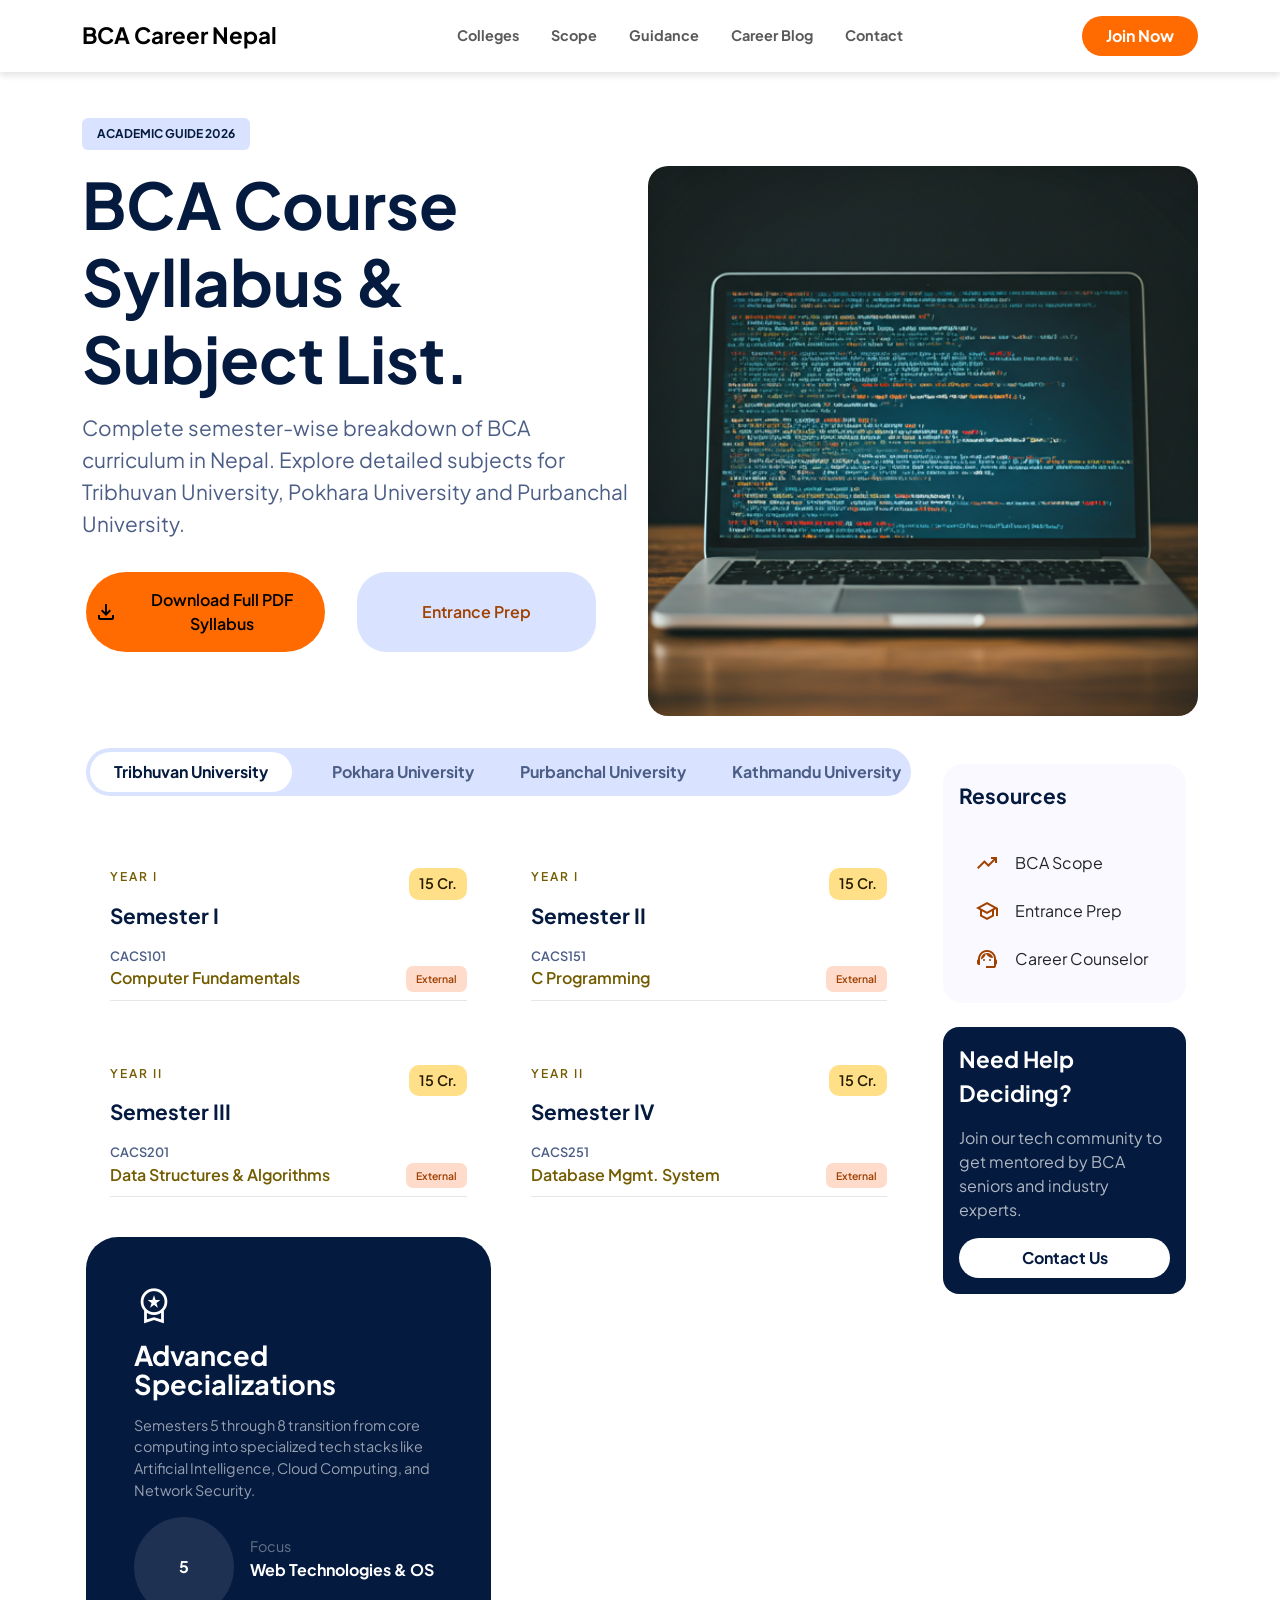
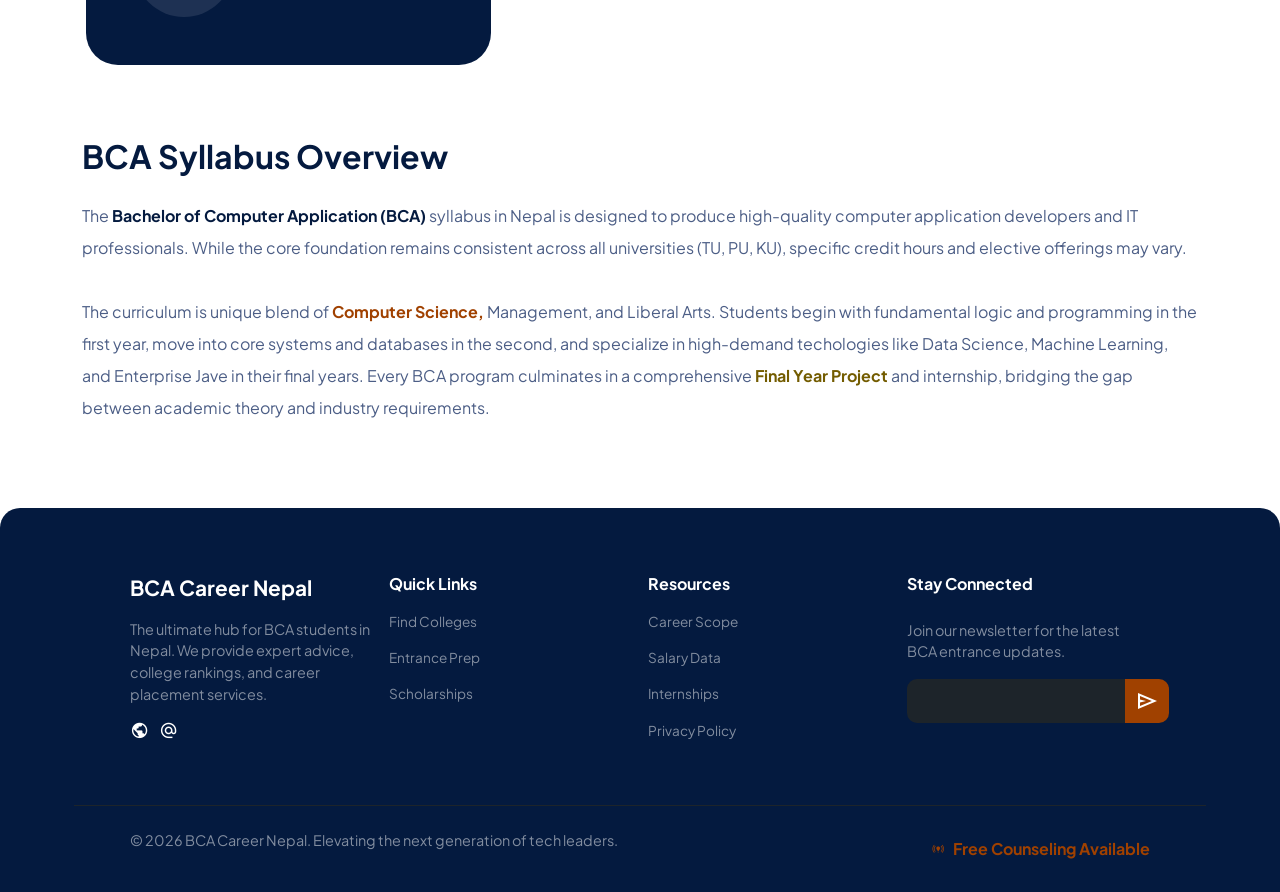
<file: bca_nepal_clone/syllabus.html>
<!DOCTYPE html>
<html lang="en">
  <head>
    <meta name="viewport" content="width=device-width, initial-scale=1.0">
    <meta charset="UTF-8">
    <title>BCA Career in Nepal - Best College, Scope & Career Guide</title>
    <link rel="stylesheet" href="syllabus.css">
    <link href="https://cdn.jsdelivr.net/npm/bootstrap@5.3.8/dist/css/bootstrap.min.css" rel="stylesheet">
    <script src="https://cdn.jsdelivr.net/npm/bootstrap@5.3.8/dist/js/bootstrap.bundle.min.js"></script>
    <link rel="preconnect" href="https://fonts.googleapis.com">
    <link rel="preconnect" href="https://fonts.gstatic.com" crossorigin>
    <link href="https://fonts.googleapis.com/css2?family=Plus+Jakarta+Sans:ital,wght@0,200..800;1,200..800&family=Poppins:ital,wght@0,100;0,200;0,300;0,400;0,500;0,600;0,700;0,800;0,900;1,100;1,200;1,300;1,400;1,500;1,600;1,700;1,800;1,900&family=Roboto:ital,wght@0,100..900;1,100..900&display=swap" rel="stylesheet">
    <link rel="stylesheet" href="https://fonts.googleapis.com/css2?family=Material+Symbols+Outlined" />
  </head>
  <body>
    <nav class="navbar navbar-expand-lg fixed-top bg-white py-3 px-4">
      <div class="container-lg">
        <a class="logo" href="index.html">BCA Career Nepal</a>
        <button class="navbar-toggler" type="button" data-bs-toggle="collapse" data-bs-target="#collapsibleNavbar">
          <span class="navbar-toggler-icon"></span>
        </button>
        <div class="collapse navbar-collapse" id="collapsibleNavbar">
          <ul class="navbar-nav mx-auto d-flex gap-3">
            <li class="nav-item navbar-li">
              <a class="nav-link" href="colleges.html">Colleges</a>
            </li>
            <li class="nav-item navbar-li">
              <a class="nav-link" href="syllabus.html">Scope</a>
            </li>
            <li class="nav-item navbar-li">
              <a class="nav-link" href="guidance.html">Guidance</a>
            </li>
            <li class="nav-item navbar-li">
              <a class="nav-link" href="#">Career Blog</a>
            </li>
            <li class="nav-item navbar-li">
              <a class="nav-link" href="#">Contact</a>
            </li>
          </ul>
          <a class="join-btn py-2 px-4 rounded-pill d-flex justify-content-center">Join Now</a>
        </div>
      </div>
    </nav>
    <main class="pt-5">
      <section class="hero container-lg mb-5">
        <p class="badge academic-bdg">ACADEMIC GUIDE 2026</p>
        <div class="row gx-3">
          <div class="col-12 col-md-6">
            <p class="display-3 hero-title mb-3">BCA Course Syllabus & Subject List.</p>
            <p class="hero-description mb-3">Complete semester-wise breakdown of BCA curriculum in Nepal. Explore detailed subjects for Tribhuvan University, Pokhara University and Purbanchal University.</p>
            <div class="row">
              <button class="col-8 col-lg-5 m-3 hero-btn-1 d-flex align-items-center justify-content-center gap-sm-1 gap-md-2 px-sm-1 px-md-2 py-sm-2 py-md-3">
                <span class="material-symbols-outlined">download</span>
                Download Full PDF Syllabus
              </button>
              <button class="col-5 col-lg-5 m-3 hero-btn-2 px-sm-1 px-md-2 py-sm-2 py-md-3">
                Entrance Prep
              </button>
            </div>
          </div>
          <div class="col-12 col-md-6">
            <img src="./images/syllabus-hero-img.png" alt="laptop with code image" class="hero-image d-block">
          </div>
        </div>
      </section>
      <div class="container-lg">
        <div class="row g-3">
          <section class="col-12 col-lg-9 syllabus container-lg pb-4">
            <div class="university-btns p-1 d-flex justify-content-between rounded-pill mb-5">
              <button class="uni-active px-4 py-2">Tribhuvan University</button>
              <button class="uni-inactive">Pokhara University</button>
              <button class="uni-inactive">Purbanchal University</button>
              <button class="uni-inactive">Kathmandu University</button>
            </div>
            <div class="row g-3">
              <div class="col-12 col-md-6">
                <div class="uni-syllabus-container  p-4 ">
                  <div class="d-flex justify-content-between">
                    <span class="uni-year">YEAR I</span>
                    <span class="uni-credit">15 Cr.</span>
                  </div>
                  <p class="uni-semester">Semester I</p>
                  <div class="uni-subject-details pb-2">
                    <p class="uni-subject-code mb-0">CACS101</p>
                    <div class="d-flex justify-content-between">
                      <span class="uni-subject-name">Computer Fundamentals</span>
                      <span class="uni-subject-type">External</span>
                    </div>
                  </div>
                </div>
              </div>
              <div class="col-12 col-md-6">
                <div class="uni-syllabus-container p-4">
                  <div class="d-flex justify-content-between">
                    <span class="uni-year">YEAR I</span>
                    <span class="uni-credit">15 Cr.</span>
                  </div>
                  <p class="uni-semester">Semester II</p>
                  <div class="uni-subject-details pb-2">
                    <p class="uni-subject-code mb-0">CACS151</p>
                    <div class="d-flex justify-content-between">
                      <span class="uni-subject-name">C Programming</span>
                      <span class="uni-subject-type">External</span>
                    </div>
                  </div>
                </div>
              </div>
              <div class="col-12 col-md-6">
                <div class="uni-syllabus-container  p-4 ">
                  <div class="d-flex justify-content-between">
                    <span class="uni-year">YEAR II</span>
                    <span class="uni-credit">15 Cr.</span>
                  </div>
                  <p class="uni-semester">Semester III</p>
                  <div class="uni-subject-details pb-2">
                    <p class="uni-subject-code mb-0">CACS201</p>
                    <div class="d-flex justify-content-between">
                      <span class="uni-subject-name">Data Structures & Algorithms</span>
                      <span class="uni-subject-type">External</span>
                    </div>
                  </div>
                </div>
              </div>
              <div class="col-12 col-md-6">
                <div class="uni-syllabus-container  p-4 ">
                  <div class="d-flex justify-content-between">
                    <span class="uni-year">YEAR II</span>
                    <span class="uni-credit">15 Cr.</span>
                  </div>
                  <p class="uni-semester">Semester IV</p>
                  <div class="uni-subject-details pb-2">
                    <p class="uni-subject-code mb-0">CACS251</p>
                    <div class="d-flex justify-content-between">
                      <span class="uni-subject-name">Database Mgmt. System</span>
                      <span class="uni-subject-type">External</span>
                    </div>
                  </div>
                </div>
              </div>
              <div class="col-12 col-md-6">
                <div class="uni-collective-syllabus-container p-5 rounded-5">
                  <div>
                    <span class="material-symbols-outlined text-primary-container fs-1 mb-3 uni-syllabus-icon-star" data-weight="fill">workspace_premium</span>
                  </div>
                  <p class="uni-syllabus-end-title w-75">Advanced Specializations</p>
                  <p class="uni-syllabus-end-description">Semesters 5 through 8 transition from core computing into specialized tech stacks like Artificial Intelligence, Cloud Computing, and Network Security.</p>
                  <div class="uni-syllabus-end-list">
                    <div class="d-flex gap-3">
                      <div class="uni-syllabus-end-sem">5</div>
                      <div class="d-flex flex-column justify-content-center">
                        <p class="mb-0 uni-syllabus-end-focus">Focus</p>
                        <p class="uni-syllabus-end-subject">Web Technologies & OS</p>
                      </div>
                    </div>
                  </div>
                </div>
              </div>
            </div>
          </section>
          <div class="col-12 col-lg-3">
            <div class="container-lg mb-4">
              <div class="p-3 syllabus-resources-container">
                <p class="syllabus-resources-title pb-4">Resources</p>
                <div class="d-flex gap-3 m-2 p-2 align-items-center">
                  <span class="material-symbols-outlined">trending_up</span>
                  <p>BCA Scope</p>
                </div>
                <div class="d-flex gap-3 m-2 p-2 align-items-center">
                  <span class="material-symbols-outlined">school</span>
                  <p>Entrance Prep</p>
                </div>
                <div class="d-flex gap-3 m-2 p-2 align-items-center">
                  <span class="material-symbols-outlined">support_agent</span>
                  <p>Career Counselor</p>
                </div>
              </div>
            </div>
            <section class="cta container-lg">
              <div class="cta-container p-3 rounded-4">
                <p class="cta-title">Need Help Deciding?</p>
                <p class="cta-description">Join our tech community to get mentored by BCA seniors and industry experts.</p>
                <a href="#" class="cta-contact-btn py-2">Contact Us</a>
              </div>
            </section>
          </div>
        </div>
      </div>
      <section class="container-lg mt-5">
        <h2 class="overview-title mb-4">BCA Syllabus Overview</h2>
        <p class="overview-description">The <b style="color:rgb(4, 26, 63); font-weight:700;">Bachelor of Computer Application (BCA)</b> syllabus in Nepal is designed to produce high-quality computer application developers and IT professionals. While the core foundation remains consistent across all universities (TU, PU, KU), specific credit hours and elective offerings may vary.<br><br>The curriculum is unique blend of <b style="color:#a04100; font-weight:700;">Computer Science,</b> Management, and Liberal Arts. Students begin with fundamental logic and programming in the first year, move into core systems and databases in the second, and specialize in high-demand techologies like Data Science, Machine Learning, and Enterprise Jave in their final years. Every BCA program culminates in a comprehensive <b style="color:#735c00; font-weight:700;">Final Year Project</b> and internship, bridging the gap between academic theory and industry requirements.</p>
      </section>
    </main>
    <footer>
      <div class="footer-container container-lg">
        <div class="footer-row1 row g-3 p-5">
          <div class="col-4 col-lg-3">
            <p class="footer-big-title">BCA Career Nepal</p>
            <p class="footer-text">The ultimate hub for BCA students in Nepal. We provide expert advice, college rankings, and career placement services.</p>
            <div class="footer-icons">
              <a href="#">
                <span class="material-symbols-outlined">public</span>
              </a>
              <a href="#">
                <span class="material-symbols-outlined">alternate_email</span>
              </a>
              
            </div>
          </div>
          <div class="col-4 col-lg-3">
            <p class="footer-small-title">Quick Links</p>
            <nav class="navbar">
              <ul class="navbar-nav">
                <li class="nav-item">
                  <a class="nav-link" href="#">Find Colleges</a>
                </li>
                <li class="nav-item">
                  <a class="nav-link" href="#">Entrance Prep</a>
                </li>
                <li class="nav-item">
                  <a class="nav-link" href="#">Scholarships</a>
                </li>
              </ul>
            </nav>
          </div>
          <div class="col-4 col-lg-3">
            <p class="footer-small-title">Resources</p>
            <nav class="navbar">
              <ul class="navbar-nav">
                <li class="nav-item">
                  <a class="nav-link" href="#">Career Scope</a>
                </li>
                <li class="nav-item">
                  <a class="nav-link" href="#">Salary Data</a>
                </li>
                <li class="nav-item">
                  <a class="nav-link" href="#">Internships</a>
                </li>
                <li class="nav-item">
                  <a class="nav-link" href="#">Privacy Policy</a>
                </li>
              </ul>
            </nav>
          </div>
          <div class="col-8 col-lg-3">
            <p class="footer-small-title mb-4">Stay Connected</p>
            <p class="footer-text">Join our newsletter for the latest BCA entrance updates.</p>
            <div class=footer-input-container>
              <input class="footer-input p-2">
              <button class="footer-input-btn">
                <span class="material-symbols-outlined">send</span>
              </button>
            </div>
          </div>
        </div>
        <div class="footer-row2 px-5 py-4 d-flex flex-column flex-lg-row justify-content-between">
          <p class="footer-text">
            © 2026 BCA Career Nepal. Elevating the next generation of tech leaders.
          </p>
          <div class="d-flex gap-2 align-items-center" style="color:#a04100;">
            <span class="material-symbols-outlined small" style="font-size:0.9rem;">online_prediction</span>
            <b>Free Counseling Available</b>
          </div>
        </div>
      </div>
    </footer>
  </body>
</html>
</file>
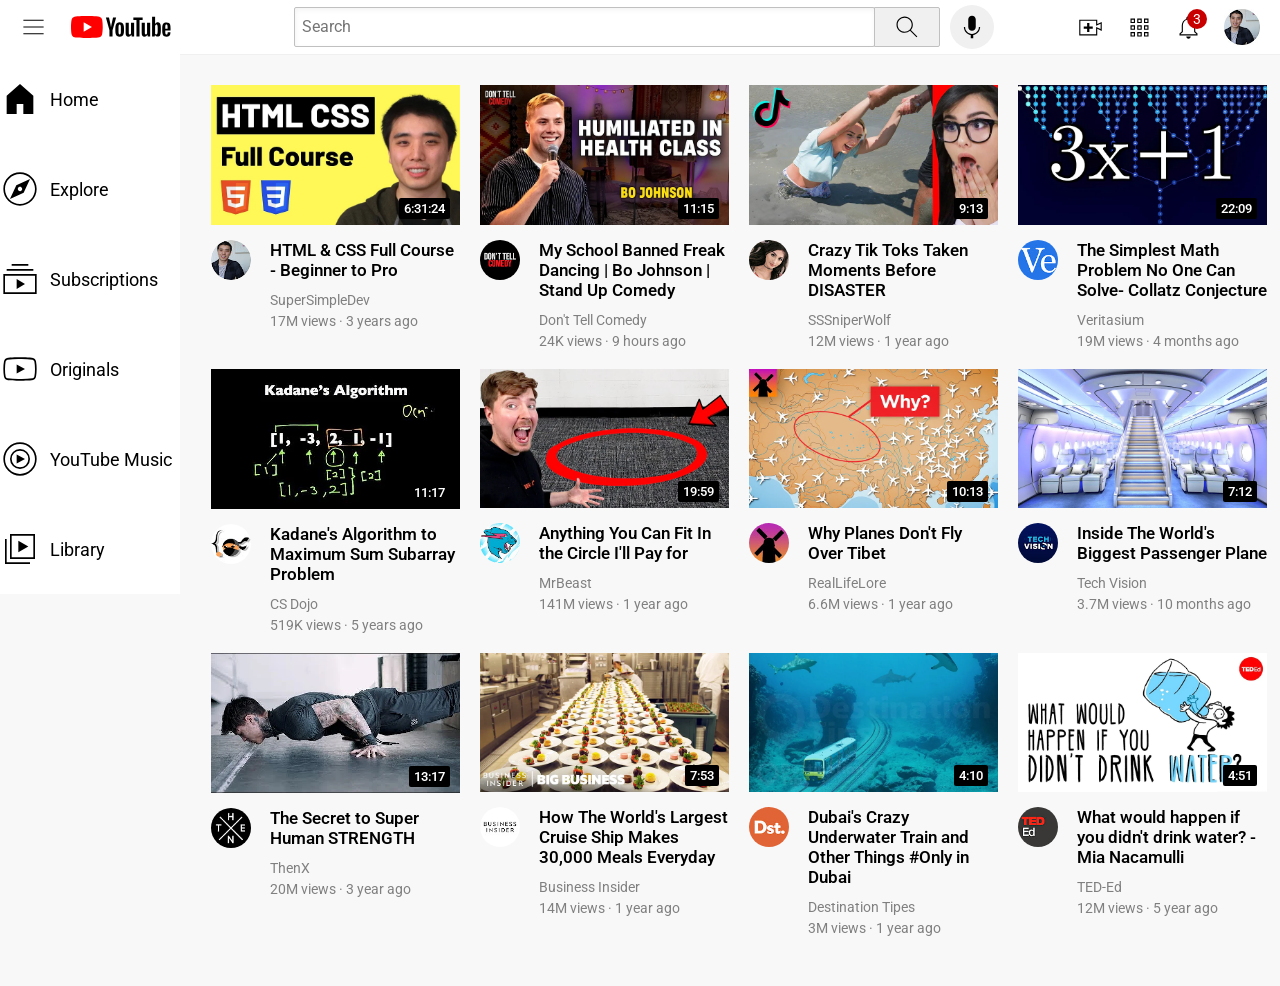
<file: youtube_clone/youtube.html>
<!DOCTYPE html>
<html lang="en">
  <head>
    <meta charset="UTF-8">
    <meta name="viewport" content="width=device-width, initial-scale=1.0">
    <title>YouTube Clone</title>
    <link rel="stylesheet" href="general.css">
    <link rel="stylesheet" href="header.css">
    <link rel="stylesheet" href="sidebar.css">
    <link rel="stylesheet" href="video.css">
    <link rel="preconnect" href="https://fonts.googleapis.com">
    <link rel="preconnect" href="https://fonts.gstatic.com" crossorigin>
    <link href="https://fonts.googleapis.com/css2?family=Roboto:ital,wght@0,100..900;1,100..900&display=swap" rel="stylesheet">
  </head>
  <body>
    <header>
      <nav class="nav-flex">
        <div class="nav-left">
          <img src="./youtube-icon/hamburger-menu.svg" alt="hamburger-menu icon" class="hamburger-menu">
          <img src="./youtube-icon/youtube-logo.svg" alt="youtube-logo" class="youtube-logo">
        </div>
        <div class="nav-middle">
          <input placeholder="Search" class="search-input">
          <button class="search-button">
            <img src="./youtube-icon/search.svg" class="search-icon">
            <span class="search-tooltip">Search</span>
          </button>
          <button class="voice-button">
            <img src="./youtube-icon/voice-search-icon.svg" class="voice-icon">
            <span class="voice-search-tooltip">Voice Search</span>
          </button>
        </div>
        <div class="nav-right">
          <div class="container">
            <div class="upload-div">
              <img src="./youtube-icon/upload.svg" alt="youtube-upload">
              <span class="create-tooltip">Create</span>
            </div>
            <div class="youtube-apps-div">
              <img src="./youtube-icon/youtube-apps.svg" alt="youtube-apps">
              <span class="youtube-apps-tooltip">YouTube apps</span>
            </div>
            <div class="notification-div">
              <img src="./youtube-icon/notifications.svg" alt="youtube-notification">
              <span class="notification-tooltip">Notifications</span>
              <span class="notification-count">3</span>
            </div>
            <img src="./channel-pictures/channel-pic1.jpg" alt="youtube-account" id="account-pic">
          </div>
        </div> 
      </nav>
    </header>
    <nav class="sidebar">
      <div class="sidebar-el1">
        <img src="./youtube-sidebar-icons/home.svg" alt="home-icon">
        <span>Home</span>
      </div>
      <div class="sidebar-el1">
        <img src="./youtube-sidebar-icons/explore.svg" alt="explore-icon">
        <span>Explore</span>
      </div>
      <div class="sidebar-el1">
        <img src="./youtube-sidebar-icons/subscriptions.svg" alt="subscription-icon">
        <span>Subscriptions</span>
      </div>
      <div class="sidebar-el1">
        <img src="./youtube-sidebar-icons/originals.svg" alt="YouTube-originals-icon">
        <span>Originals</span>
      </div>
      <div class="sidebar-el1">
        <img src="./youtube-sidebar-icons/youtube-music.svg" alt="YouTube-music-icon">
        <span>YouTube Music</span>
      </div>
      <div class="sidebar-el1">
        <img src="./youtube-sidebar-icons/library.svg" alt="library-icon">
        <span>Library</span>
      </div>
    </nav>
    <main class="video-grid">
      
    </main>
    <script type="module" src="content_generator.js"></script>
  </body>
</html>
</file>
<file: bca_nepal_clone/index.css>
:root{
  --background-color:#faf9ff;
  --paragraph-color:#4c5e86;
  --orange-color:#ff6b00;
  --blue-background:#d9e2ff;
  --light-blue-paragraph-color:#4c5e86;
  --blue-paragraph-color:#041a3f;
  --dark-orange:#a04100;
  --light-orange-bg:rgba(160, 65, 0, 0.2);
  --light-yellow-paragraph:#735c00;
  --light-blue-paragraph-color2:#b4c6f4;
  --font-weight-general:700;
  --light-blue-background:#f1f3ff;
  --footer-grey:rgba(255,255,255,.5);
}
body{
  font-family: 'Plus Jakarta Sans', sans-serif;
  background-color:var(--background-color);
}
.join-button{
  background-color:var(--orange-color); 
  color:white;
  font-weight:var(--font-weight-general);
  text-decoration: none;
  display:block;
}
.navbar-brand{
  font-weight:var(--font-weight-general);
  font-size:1.4rem
}
.nav-li{
  font-weight: var(--font-weight-general);
  color:var(--paragraph-color);
}
.nav-li a:hover{
  color:var(--dark-orange);
}
main{
  padding-top:80px;
}
.hero{
  margin-top:150px;
  min-height: calc(100vh - 80px - 150px);
  display: flex;
  align-items: stretch;
}
.hero-badge{
  background-color:var(--blue-background);
  color: var(--blue-paragraph-color);
  letter-spacing:1.5px;
}
.hero-title{
  font-weight:var(--font-weight-general);
}
.hero-description{
  color:var(--paragraph-color);
  font-size:1.2rem;
}
.hero-btn{
  border:none;
  font-size:1.3rem;
  font-weight:var(--font-weight-general);
  padding:20px;
}
.get-counseling-btn{
  background-color: var(--orange-color);
  color:white;
}
.find-best-collg-btn{
  color:var(--blue-paragraph-color);
  background-color: var(--blue-background);
}
.hero-stdnt{
  width:40px;
  height:40px;
  border-radius:50%;
  border:2px solid white;
  margin:-7px;
}
.hero-stdnt-p{
  margin-left: 25px;
  color:var(--blue-paragraph-color);
  font-size:0.9rem;
  font-weight:600;

}
.hero-stdnt-p-inner{
  font-size:0.9rem;
  font-weight:600;
  color:var(--paragraph-color)
}
.hero-banner-image{
  border-radius:50px;
  border:15px solid white;
  box-shadow:0 4px 50px rgba(255, 107, 0, 0.2);
  width: 100%;
  height: 100%;
  object-fit: cover;
}
.banner-img-badge{
  background-color:var(--background-color);
  border-radius:10px;
  bottom:40px;
  left:40px;
  padding:20px;
}
.banner-image-badge-icon{
  color:var(--dark-orange);
  background-color:var(--light-orange-bg);
  align-self: flex-start;
  padding:8px;
  border-radius:50%;
}
.banner-image-badgetext{
  color:var(--light-blue-paragraph-color);
  font-size:0.75rem;
  font-weight:var(--font-weight-general);
  margin-bottom:5px;
}
.banner-image-stat{
  margin-bottom:5px;
  font-size:1.2rem;
  color:var(--blue-paragraph-color);
  font-weight:var(--font-weight-general);
}
.cta{
  padding:30px;
  border-radius:45px;
  background-color:white;
}
.cta-container{
  background-color:var(--blue-background);
  padding-top:100px;
  padding-bottom:100px;
}
.cta-title{
  color:var(--blue-paragraph-color);
  font-weight:var(--font-weight-general);
}
.cta-title-span{
  color:var(--light-yellow-paragraph);
}
.cta-description{
  color:var(--paragraph-color);
  font-size:1.2rem;
}
.cta-icon-container{
  display:flex;
  flex-direction: column;
  gap:20px;
}
.cta-icon-div{
  display:flex;
  gap:20px;
}
.cta-icon{
  color:var(--dark-orange);
}
.cta-icon-name{
  color:var(--blue-paragraph-color);
  font-weight:var(--font-weight-general);
}
.cta-form-btn{
  background-color:var(--orange-color);
  border:none;
  font-size:1.3rem;
  font-weight:var(--font-weight-general);
  padding:20px;
  border-radius:20px;
}
.cta-select:focus,.cta-input:focus{
  border:2px solid var(--dark-orange);
  box-shadow:none;
}
.cta-select, .cta-input{
  background-color:var(--blue-background);
  padding:20px;
  border-radius:10px;
}
.value-proposition-container{
  background-color:var(--background-color);
}
.value-prop-tag{
  color:var(--dark-orange);
  font-weight:var(--font-weight-general);
}
.value-prop-title{
  font-weight:var(--font-weight-general);
}
.value-prop{
  display:flex;
  flex-direction: column;
  align-items: flex-start;
  gap:20px;
  padding:20px;
  border-radius:20px;
}
.value-prop:hover{
  border-bottom: 3px solid var(--dark-orange);
}
.value-prop-icon-container{
  padding:20px;
  background-color:var(--light-orange-bg);
  border-radius:15px;
  transition:transform 0.3s ease;
}
.value-prop-icon{
  color:var(--dark-orange) !important;
}
.value-prop:hover .value-prop-icon-container{
  transform: scale(1.1);
}
.value-prop-description{
  color:var(--paragraph-color);
}
.value-prop-a{
  text-decoration: none;
  font-weight:var(--font-weight-general);
}
.small{
  font-size:0.8rem;
}
.internship-bg1 {
  background-color: var(--blue-paragraph-color);
  background-image: radial-gradient(circle at center, var(--orange-color), transparent);
}
.internship-bg2{
  background-color:var(--blue-paragraph-color);
}
.internship-badge{
  display:flex;
  gap:7px;
  align-content:center;
  background-color:var(--dark-orange);
  width:fit-content;
  padding:10px;
}
.intership-badge-p{
  margin-bottom:0;
  font-size:0.75rem;
  font-weight:var(--font-weight-general);
  color:white;
}
.internship-badge-verified-icon{
  color:white;
  font-size:1rem;
}
.intership-title{
  font-weight:var(--font-weight-general);
  font-size:3rem;
  color:white;
}
.intership-span{
  color:var(--orange-color);
}
.intership-description{
  font-size:1.2rem;
  color:var(--light-blue-paragraph-color2);
}
.intership-qualities{
  display:flex;
  flex-direction:column;
  gap:15px;
}
.intership-quality-container{
  display:flex;
  gap:15px;
}
.internship-quality-check-icon{
  color:var(--orange-color);
}
.internship-quality{
  color:white;
}
.intership-apply-btn{
  color:white;
  background-color:var(--orange-color);
  border:none;
  padding: 15px 40px;
  font-size:1.2rem;
  font-weight:var(--font-weight-general);
}
.internship-image-container{
  height:100%;
  display:flex;
  align-items: center;
  justify-content:center;
  gap:20px;
}
.internship-image{
  width:15vw;
  border-radius:20px;
}
.internship-img2{
  margin-top:40px;
}
.card{
  position:relative;
}
.card-img-top-div{
  overflow:hidden;
  border-top-right-radius:25px; 
  border-top-left-radius: 25px;
}
.card:hover .card-img-top-colleges{
  transform:scale(1.1);
}
.card:hover .card-divider{
  visibility:hidden;
}
.card-divider{
  transition:transform 0.3s ease;
}
.card-img-top{
  transition:transform 0.3s ease;
  width:100%;
}
.card-title{
  font-weight:var(--font-weight-general);
}
.bca-colleges-sm-tag{
  color:var(--light-yellow-paragraph);
  font-weight:var(--font-weight-general);
}
.bca-colleges-title{
  font-weight:var(--font-weight-general);
  color:var(--blue-paragraph-color);
}
.bca-college-location{
  font-size:0.9rem;
  color:var(--light-blue-paragraph-color);
}
.bca-college-feerange-label{
  color:var(--light-blue-paragraph-color);
  font-size:0.75rem;
  font-weight:var(--font-weight-general);
}
.bca-college-feerange{
  color:var(--blue-paragraph-color);
  font-weight:var(--font-weight-general);
  font-size:1.2rem;
}
.bca-college-affiliation{
  position:absolute;
  top:20px;
  left:20px;
  background-color:white;
  font-size:0.8rem;
  padding:3px 10px;
  color:var(--blue-paragraph-color);
  font-weight:600;
}
.bca-college-cta{
  color:var(--light-blue-paragraph-color);
  font-weight:500;
  display:flex;
  flex-direction: column;
  gap:20px;
}
.bca-college-cta-btn{
  width:fit-content;
  color:var(--blue-paragraph-color);
  background-color:var(--blue-background);
  border:none;
  font-weight:600;
  padding:15px 20px;
}
.std-success-stories-title{
  font-weight:700;
}
.success-card{
  position:relative;
  display:flex;
  flex-direction:column;
  gap:30px;
  background-color:white;
  border-radius:30px;
}
.card-text{
  font-style:italic;
  color:var(--light-blue-paragraph-color);
}
.success-card-profile{
  display:flex;
  gap:20px;
}
.success-card-img{
  width:40px;
  object-fit: cover;
  border-radius:50%;
}
.success-card-profile-about{
  display:flex;
  flex-direction: column;
}
.success-card-name{
  font-weight:700;
}
.success-card-designation{
  color:var(--light-blue-paragraph-color);
  font-size:0.75rem;
  font-weight:600;
}
.success-card-quote{
  color:var(--light-blue-paragraph-color);
  font-size:4rem;
  position:absolute;
  top:-13px;
  left:-13px;
}
.career-insights-container{
  background-color:var(--light-blue-background);
}
.card-career-insights{
  border-radius:40px;
  transition: transform 0.3s ease;
}
.card-career-insights:hover{
  transform: translateY(-20px);
}
.card-img-top-career-insights{
  border-top-left-radius: 40px;
  border-top-right-radius: 40px;
}
.career-insights-title{
  font-weight:700;
}

.career-insights-article-snap{
  color:var(--blue-paragraph-color);
}
.career-insights-tag{
  color:var(--light-yellow-paragraph);
  font-size:0.8rem;
  font-weight:700;
  margin-bottom:5px;
}
.career-insight-article{
  display:flex;
  gap:5px;
  align-items:center;
  text-decoration:none;
  color:var(--blue-paragraph-color);
  font-size:0.85rem;
  font-weight:700;
}
.company-info-title{
  font-weight:700;
}
.company-info-symbol-container{
  background-color:var(--orange-color);
  display:flex;
  justify-content: center;
  align-items: center;
  width: fit-content;
  padding:15px;
  border-radius:15px;
}
.company-info-container{
  display:flex;
  gap:30px;
  align-items:start;
}
.company-info-symbol-container span{
  color:white;
  font-size:25px;
}
.company-info{
  font-weight:700;
  font-size:1.3rem;
  color:var(--blue-paragraph-color);
}
.company-info-detail{
  color:var(--light-blue-paragraph-color);
}
.footer-container{
  background-color:var(--blue-paragraph-color);
}
.footer-flex1-title{
  color:white;
  font-weight:600;
}
.footer-flex1-description,.footer-flex4-description{
  color:var(--footer-grey);
  font-size:0.85rem;
}
.footer-flex1-icon1, .footer-flex1-icon2{
  background-color:rgb(33, 37, 41);
  display:flex;
  justify-content:center;
  align-items:center;
  width:fit-content;
  padding:10px;
  border-radius:50%;
}
.footer-flex1-icon1 span, .footer-flex1-icon2 span{
  color:white;
}
.footer-icon-container{
  display:flex;
  gap:10px;
}
.footer-link{
  color:var(--footer-grey);
  text-decoration: none;
  font-size:0.85rem;
}
.footer-link:hover{
  color:var(--dark-orange);
}
.footer-form-input{
  background-color: rgb(33, 37, 41);
  border:none;
}
.btn-footer-form{
  background-color:var(--dark-orange);
}
.btn-footer-form span{
  color:white;
}
.footer-end{
  border-top:1px solid rgb(33, 37, 41);
}
.footer-copyright{
  color:var(--footer-grey);
  font-size:0.85rem;
}
.free-counseling-icon{
  color:var(--dark-orange);
}
.footer-free-counseling{
  color:var(--dark-orange);
}
</file>
<file: bca_nepal_clone/career-insights.css>
:root{
  --font-weight-600:600;
  --font-weight-700:700;
  --background-color:#faf9ff;
  --orange-color:#ff6b00;
  --light-purple-text:#4c5e86;
  --dark-blue-color:#041a3f;
}
body{
  background-color:var(--background-color);
  padding-top:120px;
}
/*navbar*/
.navbar{
  font-family: 'Plus Jakarta Sans';
}
.navbar-brand{
  font-weight: var(--font-weight-700);
  font-size:1.6rem !important;
}
.nav-join-btn{
  color:white;
  background-color:var(--orange-color);
}
.nav-link{
  color:var(--light-purple-text) !important;
}
main{
  font-family: 'Plus Jakarta Sans';
}
/*hero div*/
.hero-badge{
  font-size:0.8rem;
  font-weight: var(--font-weight-600);
  color:var(--dark-blue-color);
}
.hero-title{
  color:var(--dark-blue-color);
  font-weight:var(--font-weight-700);
  font-size:3.5rem;
}
.hero-creator-img{
  width:50px;
  height:50px;
  object-fit: cover;
  border-radius: 50%;
}
.hero-creator-name{
  color:var(--dark-blue-color);
  font-weight: var(--font-weight-700);
}
.hero-img{
  width:95%;
}
.hero-img-circle{
  width:120px;
  height:120px;
  background-color:rgba(255,0,0, 0.15);
  border-radius: 50%;
  bottom:10px;
  right:10px;
  z-index:-1;
}
@media (max-width:576px){
  .hero-img-container{
    overflow:hidden;
  }
  .hero-img-circle{
    right:-20px;
  }
}
/* main block other divs*/
.quick-links{
  top: 100px;
  height: fit-content; /*required because or else it will stretch to the end of parent div*/
  
}
.quick-links-title{
  font-size:1.3rem;
  font-weight: var(--font-weight-700);
  color:var(--dark-blue-color);
}
@media(max-width:991.98px){
  .quick-links{
    display:none;
  }
}
ul{
  padding-left:4rem !important;
}
.main-title{
  color:var(--dark-blue-color);
  font-size:1.4rem;
  font-weight:var(--font-weight-600);
}
.main-p{
  line-height: 1.8rem;
}
.cfa-container{
  background:linear-gradient(135deg, #a04100 0%, #ff6b00 100%);;
}
.cfa-title{
  color:white;
  font-weight:var(--font-weight-700);
}
.cfa-p{
  color:white;
}
.cfa-btn{
  font-weight: var(--font-weight-600);
  width:fit-content;
}
/*Career Insights Card*/
.career-insights-card-title{
  font-weight:var(--font-weight-700);
  color:var(--dark-blue-color);
  border-top:1px solid #dee2e6;
}
.card{
  border:none !important;
}
.card-img-top{
  border-top-left-radius: 20px !important;
  border-top-right-radius: 20px !important;
  height:50%;
  object-fit: cover;
}
@media(max-width:576px){
  .card-img-top{
    height:auto;
  }
}
.card-badge{
  color:var(--dark-blue-color);
  font-weight: var(--font-weight-600);
  font-size:0.8rem;
}
.card-title{
  color:var(--dark-blue-color) !important;
  font-weight: var(--font-weight-700);
  font-size:1.2rem;
}
.card-text{
  color:var(--dark-blue-color) !important;
  font-size:1rem;
}
.card-btn{
  font-size:0.9rem;
  font-weight: var(--font-weight-700);
}
/*footer*/
footer{
  background-color:var(--dark-blue-color);
}
.row1{
  border-bottom: 1px solid rgb(33 37 41);
}
.footer-bg-title{
  font-weight:var(--font-weight-700);
  font-size:1.3rem;
}
.footer-sm-title{
  font-weight: var(--font-weight-700);
}
.footer-text{
  font-size:0.9rem;
  color:rgba(255, 255, 255, 0.5);
}
.footer-links{
  padding-left:0 !important;
  list-style: none;
}
.footer-links a{
  text-decoration: none;
  color:rgba(255, 255, 255, 0.5);
  font-size:0.9rem;
}
.footer-input{
  width:75%;
  background-color: rgb(33 37 41);
  border:none;
  caret-color: white;
  outline: none;
}
.footer-form-btn{
  margin-left:-1px;
  border:none;
  background-color:rgb(13 110 253);
}
.footer-form-btn a{
  color:white;
}
</file>
<file: bca_nepal_clone/careerblog.css>
:root{
  --background-color:#faf9ff;
  --font-weight-700:700;
  --orange-color:#ff6b00;
  --dark-orange:#a04100;
  --dark-purple-color:#34466d;
  --light-purple-color:#4c5e86;
  --dark-blue-color:#041a3f;
  --super-light-blue-color:#f1f3ff;
  --text-light-grey:var(--text-light-grey);
  --footer-sm-text-light:rgba(255, 255, 255, 0.5);
}
*{
  font-family: 'Plus Jakarta Sans', sans-serif;
}
body{
  background-color: var(--background-color);
}
/*Navigation Bar*/
.navbar{
  box-shadow:0px 2px 5px rgba(0,0,0,0.1);
}
.navbar-brand{
  font-weight: 600;
  font-size:1.3rem !important;
}
.nav-link{
  font-size:0.9rem !important;
  font-weight:600 !important;
  color:var(--text-light-grey) !important; 
}
.nav-join-btn{
  display:flex;
  justify-content: center;
  text-decoration: none;
  background-color:var(--orange-color);
  color:white;
  font-weight: var(--font-weight-700);
}
/*hero section*/
.hero-container{
  padding-top:130px;
}
.hero-badge{
  display:flex;
  align-items: center;
  gap:7px;
  font-weight:var(--font-weight-700);
  font-size:0.8rem;
  letter-spacing: 2px;
  color:var(--dark-purple-color);
  background-color: #d9e2ff;
  width:fit-content;
}
.hero-badge-icon{
  font-size:0.9rem !important;
}
.hero-title{
  color:var(--dark-blue-color);
  font-size:3.5rem;
  font-weight:800;
}
.hero-writer-img{
  width:50px;
  height:50px;
  border-radius: 50%;
}
.hero-writer-name{
  color:var(--dark-blue-color);
  font-weight:var(--font-weight-700);
}
.hero-writer-credential{
  color:var(--text-light-grey);
  font-size:0.9rem;
  font-weight:500;
}
.hero-img{
  width:100%;
  height:auto;
}

/*main-nav*/
.main-nav{
  background-color:var(--super-light-blue-color);
  height:fit-content;
  position:sticky;
  top:100px;
}
@media (max-width:991.98px){
  .main-nav{
    display:none;
  }
}
.main-nav-element a{
  color:var(--light-purple-color) !important;
  font-size:0.9rem;
  
}
.main-nav-element{
  border-left:2px solid #dee2e6;;
  padding-left:10px;
}
.main-article-title{
  color:var(--dark-blue-color);
  font-weight:800;
}
.main-article{
  color:var(--light-purple-color);
  font-size:1.3rem;
  line-height: 2.5rem;
}
.main-table{
  width:100%;
  background-color: white !important;
  border-radius: 15px !important;
  overflow: hidden !important;
  box-shadow:0px 0px 20px rgba(0,0,0,0.05);
  margin-bottom: 30px !important;
}
.main-table td, .main-table th{
  background-color: white !important;
  padding: 20px !important;
}
.table-blue{
  color:var(--dark-blue-color) !important;
  font-weight:var(--font-weight-700);
}
.table-sm-text{
  font-size:0.8rem;
}
.main-cfa{
  background-color: var(--orange-color);
}
.main-cfa-title{
  color:white;
  font-weight:var(--font-weight-700);
  font-size:2rem;
}
.main-cfa-btn{
  color:var(--dark-orange);
  font-weight:600;
  background-color: white;
  border:none;
  width:75%;
}
@media (max-width:767.98px){
  .main-cfa-btn{
    width:100%;
  }
}
.main-curriculum-title{
  color:var(--dark-blue-color);
  font-weight: var(--font-weight-700);
  font-size:1.4rem;
}
.main-curriculum-subtitle{
  color:var(--light-purple-color);
  line-height: 2rem;
}
.main-curriculum-grid{
  display:grid;
  grid-template-columns: 1fr 1fr;
  gap:20px;
}
.main-curriculum-grid div{
  background-color:var(--super-light-blue-color);
  color:var(--dark-blue-color);
}
.main-curriculum-grid span{
  color:var(--dark-orange);
}
.main-share{
  color:var(--text-light-grey);
  font-weight: var(--font-weight-700);
  font-size:0.8rem;
  display:flex;
  align-items: center;
  gap:10px;
}
.main-share  span{
  color:var(--dark-orange);
  font-size:1rem;
  background-color:var(--super-light-blue-color);
  padding:15px;
  border-radius: 50%;
}
/*top bca colleges div*/
.input-group{
  overflow: hidden;
}
.input-group-text{
  border:none !important;
  color:var(--light-purple-color) !important;
}
.form-control{
  border:none !important;
  color:var(--text-light-grey) !important;
  margin-left:-15px !important;
}
.form-control, .input-group-text{
  background-color:var(--super-light-blue-color) !important;
}
.bca-colleges-title{
  color:var(--dark-blue-color);
  font-size:1.2rem;
  font-weight:var(--font-weight-700);
}
.bca-colleges-all-link{
  color:var(--dark-orange);
  text-decoration: none;
  font-weight: var(--font-weight-700);
  font-size:0.8rem;
}
.bca-colleges-img{
  width:70px;
  height:70px;
}
.bca-colleges-name{
  color:var(--dark-purple-color);
  font-weight:var(--font-weight-700);
  font-size:0.9rem;
  text-decoration: none;
}
.bca-colleges-name:hover{
  color:var(--dark-orange);
}
.bca-colleges-location{
  color:var(--text-light-grey);
  font-size:0.8rem;
}
.bca-colleges-cfa{
  overflow:hidden;
  position:relative;
  background-color:rgba(37, 211, 102, 0.1);
  border:1px solid rgba(37, 211, 102, 0.2);
}
.bca-colleges-cfa-title{
  font-weight:var(--font-weight-700);
  font-size:1.2rem;
  color:var(--dark-blue-color);
}
.bca-colleges-cfa-subtitle{
  color:var(--text-light-grey);
  font-size:0.8rem;
}
.bca-colleges-whatsapp-btn{
  background-color:#25D366;
  color:white;
  border:none;
  font-weight:var(--font-weight-700);
}
.bca-colleges-cfa-icon-bg{
  position:absolute;
  right:-10px;
  bottom:-20px;
  opacity:0.3;
  z-index:-1;
}
/* career blog cfa div*/
.career-blog-cfa-title{
  color:var(--dark-blue-color);
  font-weight:var(--font-weight-700);
  font-size:2rem;
}
.career-blog-cfa-subtitle{
  text-align: center;
  width:70%;
  color:var(--light-purple-color);
  line-height:1.7rem;
}
.career-blog-cfa-btn{
  background-color:var(--dark-orange);
  color:white;
  border:none;
  font-weight:var(--font-weight-700);
  transition: transform 0.2s ease;
}
.career-blog-cfa-btn:hover{
  transform:scale(1.05);
}
/*footer css*/
footer{
  background-color:var(--dark-blue-color);
}
.footer-title-bg{
  color:white;
  font-weight:var(--font-weight-700);
  font-size:1.2rem;
}
.footer-title-sm{
  color:white;
  font-weight: var(--font-weight-700);
  font-size:1rem;
}
.footer-text-sm{
  color:var(--footer-sm-text-light);
  font-size:0.85rem;
  text-decoration: none;
}
.footer-links{
  list-style: none;
  padding-left:0 !important;
}
.footer-links li{
  margin-bottom:10px;
}
.footer-form{
  overflow:hidden;
}
.footer-input{
  background-color: rgb(33, 37, 41);
  border:none;
  outline:none;
  box-shadow: none;
  caret-color: white;
  padding-left:5px;
}
.footer-input-btn{
  display:flex;
  align-items: center;
  justify-content: center;
  border:none;
  background-color:var(--dark-purple-color);
  color:white;
}
.footer-copyright{
  font-size:0.8rem;
}
.footer-mic-icon{
  font-size:0.9rem !important;
}
</file>
<file: bca_nepal_clone/college-details.css>
:root{
  --background-color:#faf9ff;
  --font-weight-700:700;
  --font-weight-600:600;
  --light-purple-text:#4c5e86;
  --orange-color:#ff6b00;
  --dark-orange-color:#a04100;
  --dark-blue-color:#041a3f;
  --gutter-yellow:#735c00;
  --light-blue-bg:#f1f3ff;
}
body{
  font-family:'Plus Jakarta Sans', sans-serif;
  background-color:var(--background-color) !important;
  padding-top:130px;
}
/*navbar*/
.navbar-brand{
  font-weight:var(--font-weight-600);
  font-size:1.5rem !important;
}
.nav-item a{
  color:var(--light-purple-text) !important;
  font-weight:var(--font-weight-600);
  font-size:0.9rem;
}
.nav-join-btn{
  background-color:var(--orange-color);
  color:white;
  text-decoration: none;
  font-weight:var(--font-weight-700);
}
/*hero div*/
.hero{
  position:relative;
}
.hero-img{
  width:100%;
  height:600px;
  object-fit:cover;
  -webkit-mask-image:linear-gradient(to bottom, black 40%, transparent 100%);
  mask-image: linear-gradient(to bottom, black 40%, transparent 100%);;
}
.hero-logo{
  width:140px;
  height:140px;
  border:20px solid white;
  border-radius:20px;
}
.hero-div{
  position:absolute;
  bottom:0;
  left:0;
  right:0;
}
.hero-title{
  color:var(--dark-blue-color);
  font-weight:var(--font-weight-700);
  font-size:3.2rem;
}
.hero-badge{
  color:var(--light-purple-text);
}
.hero-badge span{
  color:var(--dark-orange-color);
}
.hero-data{
  display:none;
}
@media(max-width:992px){
  .hero-logo{
    border-width:10px;
  }
}
@media(min-width:992px){
  .hero-data{
    display:flex;
  }
}
@media (max-width:576px){
  .hero-logo{
    width:100px;
    height:100px;
    border-width:5px;
    border-radius:10px;
  }
  .hero-title{
    font-size:2rem;
  }
  .hero-badge{
    font-size:0.8rem;
  }
}
.hero-info{
  background-color:white;
  height: fit-content;
}
.hero-info-data{
  color:var(--dark-orange-color);
  font-size:2rem;
  font-weight:var(--font-weight-700);
}
.hero-info-type{
  color:var(--light-purple-text);
  font-weight:var(--font-weight-600);
  font-size:0.9rem;
  text-align: center;
}
.heading-dash{
  height:4px;
  width:45px;
  background-color:var(--gutter-yellow);
}
/*about div*/
.about-title{
  color:var(--dark-blue-color);
  font-weight: var(--font-weight-700);
  font-size:2rem;
}
.about-info{
  color:var(--light-purple-text);
  font-size:1.1rem;
}
/*program-details div*/
.program-details{
  background-color: var(--light-blue-bg);
}
.bca-details-icon{
  color:var(--dark-orange-color);
  font-size:2rem !important;
}
.program-details-type{
  color:var(--gutter-yellow);
  font-weight: var(--font-weight-600);
  font-size:0.9rem;
}
.program-details-data{
  color:var(--dark-blue-color);
  font-size:1.1rem;
  font-weight: var(--font-weight-600);
}
.bca-details-unique-title{
  color:var(--dark-blue-color);
  font-weight: var(--font-weight-600);
  font-size:1.5rem;
}
.bca-details-unique-features span{
  color:#cca72f;
  font-variation-settings: 'FILL' 1;
}
.bca-details-unique-features{
  margin-bottom: 10px;
  color:var(--light-purple-text);
}
/*facilities div*/
.facilities span{
  color:var(--dark-orange-color);
  font-size:2.5rem;
}
.facilities{
  color:var(--dark-blue-color);
  font-weight: var(--font-weight-600);
}
/*success stories div*/
.success-stories{
  background-color:rgba(217, 226, 255, 0.3);
  border-left: 4px solid var(--gutter-yellow);
  position:relative;
}
.success-stories-msg{
  color:var(--light-purple-text);
  font-style: italic;
  font-size:1rem;
}
.success-stories-img{
  width:45px;
  height:45px;
  object-fit: cover;
  border-radius:50%;
}
.success-stories-name{
  color:var(--dark-blue-color);
  font-weight:var(--font-weight-600);
}
.success-stories-info{
  color:var(--dark-orange-color);
  font-size:0.8rem;
  font-weight:var(--font-weight-600);
}
.success-stories-quote{
  color:rgba(4, 26, 63, 0.05);
  position:absolute;
  right:10px;
  top:30px;
}
/*admission process part*/
.admission-process-num{
  flex-shrink: 0;
  display:flex;
  justify-content: center;
  align-items: center;
  width:50px;
  height: 50px;
  border-radius:15px;
  background-color:var(--dark-orange-color);
  color:white;
  font-size:1.5rem;
  font-weight: var(--font-weight-600);
  box-shadow:0 10px 10px rgba(160, 65, 0, 0.3);
}
.admission-process-type{
  font-size:1.3rem;
  color:var(--dark-blue-color);
  font-weight: var(--font-weight-600);
}
.admission-process-info{
  color:var(--light-purple-text);
}
@media (max-width:576px){
  .admission-process-num{
    font-size:1rem;
    height:30px;
    width:30px;
    border-radius:8px;
  }
  .admission-process-type{
    font-size:1rem;
  }
  .admission-process-info{
    font-size:0.8rem;
  }
}
/*college gallery*/
.gallery-img-wrapper{
  box-shadow:0 10px 20px rgba(4, 26, 63, 0.05);
}
.gallery-img-wrapper:hover{
  box-shadow:0 10px 20px rgba(160, 65, 0, 0.2);
}
.gallery-img{
  transition:transform 0.3s ease;
  width:100%;
  height:100%;
}
.gallery-img:hover{
  transform:scale(1.1);
}
.college-video-btn{
  text-decoration: none;
  font-size:1.2rem;
  background-color:var(--orange-color);
  color:white;
  width:fit-content;
  align-self: center;
  font-weight:var(--font-weight-700);
}
.college-video-btn:hover{
  box-shadow:0 10px 20px rgba(160, 65, 0, 0.2);
}
/*location div*/
.location-title{
  color:var(--dark-blue-color);
  font-weight:var(--font-weight-600);
}
.location-data{
  color:var(--light-purple-text);
  font-weight:300;
}
/*form*/
.form-container{
  background: radial-gradient(circle, rgba(255, 80, 80, 0.15) 0%, transparent 70%);
  background-size: 300px 300px;
  background-position: -30px -120px;
  background-repeat: no-repeat;
}
.form-title{
  color:var(--dark-blue-color);
  font-weight:var(--font-weight-600);
  font-size:1.7rem;
}
.form-label{
  color:var(--gutter-yellow);
  font-size:0.9rem;
  font-weight: 500;
}
.form-control{
  background-color: var(--light-blue-bg) !important;
  border:none !important;
  font-weight: 350 !important;
  color:var(--light-purple-text) !important;
  padding:10px 15px !important;
  border-radius:10px !important;
}
.form-submit-btn{
  width:100%;
  border:none;
  background-color:var(--orange-color);
  color:white;
  font-weight: var(--font-weight-700);
  font-size:1.1rem;
}
.form-submit-btn:hover{
  box-shadow:0 10px 20px rgba(160, 65, 0, 0.2);
}
.download-btn{
  background-color:var(--light-purple-text);
  color:white;
  font-weight:var(--font-weight-700);
  border:none;
}
.whatsapp-btn{
  color:white;
  background-color:#25D366;
  font-weight: var(--font-weight-600);
  border:none;
}
.whatsapp-btn svg{
  width:25px;
}
.verified-badge{
  background-color: var(--light-blue-bg);
  font-size:0.8rem;
  color:#5a4136;
}
.verified-badge span{
  color:var(--gutter-yellow);
  font-size:2rem;
}
.sticky-col{
  position:sticky;
  top:65px;
}
/*footer*/
footer{
  background-color:var(--dark-blue-color);
}
.footer-row1{
  border-bottom: 1px solid rgba(33, 37, 41, 1);
}
.footer-bg-title{
  color:white;
  font-size:1.3rem;
  font-weight: var(--font-weight-700);
}
.footer-text{
  color:rgba(255, 255, 255, 0.5);
  font-size:0.9rem;
  font-weight:350;
}
.footer-sm-title{
  color:white;
  font-weight: var(--font-weight-700);
}
.footer-links{
  list-style: none;
  padding-left:0 !important;
  margin-left:0 !important;
}
.footer-links a{
  text-decoration: none;
  color:rgba(255, 255, 255, 0.5) !important;
  font-size:0.9rem;
  font-weight:350;
}
.footer-input{
  background-color:rgba(33, 37, 41, 1);
  border:none;
  width:75%;
  caret-color: white;
}
.footer-input:focus{
  outline:none;
  box-shadow: none;
}
.footer-form-btn{
  background-color: var(--dark-orange-color);
  color:white;
  border:none;
}
.footer-counseling{
  color:var(--dark-orange-color);
}
</file>
<file: bca_nepal_clone/colleges.css>
:root{
  --font-weight-700:700;
  --body-bg-color:#faf9ff;
  --light-blue-color:rgb(76, 94, 134);
  --light-blue-color-rgb:76, 94, 134;
  --dark-blue-color:rgb(4, 26, 63);
  --dark-blue-color-rgb:4, 26, 63;
  --superlight-blue-color:#f1f3ff;
  --dark-orange:#a04100;
  --orange-color:rgb(255, 107, 0);
  --orange-color-rgb:255, 107, 0;
  --orange-color-rgb: 255, 120, 50;
}
body{
  font-family: 'Plus Jakarta Sans', sans-serif;
  background-color:var(--body-bg-color);
  padding-top:60px;
}
/* Navigation bar CSS */
.navbar{
  background-color:white;
  box-shadow: 0 4px 6px rgba(0, 0, 0, 0.1);
}
.navbar-brand{
  font-weight:var(--font-weight-700);
  font-size:1.4rem;
}
.nav-link{
  color:var(--light-blue-color);
  font-size:0.9rem;
  font-weight:var(--font-weight-700);
}
.nav-link:hover{
  color:var(--dark-orange);
}
.nav-join-btn{
  background-color:var(--orange-color);
  font-size:1rem;
  padding:10px 20px;
  text-decoration: none;
}
/*main content*/
.main-container{
  margin-top:150px;
  margin-bottom:130px;
}
.page-indicator .navbar-nav{
  flex-direction:row;
  align-items:center;
}
.page-indicator li{
  font-size:0.9rem;
}
.the-arrow{
  font-size:0.8rem;
}
.hero-title{
  font-weight:800;
  color:var(--dark-blue-color);
}
.hero-description{
  color:var(--light-blue-color);
  font-size:1.2rem;
  line-height:2.2rem;
}
.verified-icon-hero{
  color:var(--dark-orange) !important;
}
.hero-badge div{
  color:#6a544b;
  background-color:var(--superlight-blue-color);
}
/*Featured Institutions Section*/
.featured-institutions{
  margin-bottom:30px;
}
.matching-criteria-statement div{
  color:var(--light-blue-color);
}
.featured-institutions-btns span{
  color:var(--dark-orange);
}
.featured-institutions-btns button:hover{
  background-color:var(--superlight-blue-color);
}
.card{
  max-width: 400px;
  transition: transform 0.3s ease;
  border:none;
  border-radius:25px;
}
.card-img-top-div{
  height: 300px;
  overflow:hidden; /*you need a child element to stop the overflow*/
  border-top-right-radius:25px; 
  border-top-left-radius: 25px;
}

.card-img-top{
  transition: transform 0.3s ease;
  width: 100%;
}
.card-title{
  font-weight:var(--font-weight-700);
}
.card-location span{
  font-size:0.9rem;
}
.card-location{
  color:var(--light-blue-color);
  font-size:0.9rem;
}
.label{
  font-size:0.75rem;
  font-weight:500;
  color:var(--light-blue-color);
  background-color:var(--superlight-blue-color);
  padding:3px 10px;
}
.view-details-btn{
  font-weight:600;
  text-decoration: none;
  color:black;
  font-size:0.9rem;
  border:1px solid grey;
}
.view-details-btn:hover{
  background-color:var(--superlight-blue-color);
}
.apply-now-btn{
  color:white;
  background-color:var(--orange-color);
  text-decoration:none;
  font-weight:600;
  text-decoration: none;
  font-size: 0.9rem;
}
.apply-now-btn:hover{
  box-shadow: 0 4px 10px rgba(0, 0, 0, 0.2);;
}
.affiliation-badge{
  color:var(--dark-orange);
  font-size:0.75rem;
  font-weight:var(--font-weight-700);
  background-color:antiquewhite;
  position:absolute;
  padding:5px 10px;
  border-radius:25px;
  left:10px;
  top:15px;
}
.card:hover{
  transform:scale(1.02);
}
.card:hover .card-img-top{
  transform: scale(1.05);
}
.map-div{
  position:relative;
  display:flex;
  justify-content:center;
  align-items:center;
  border-radius:30px;
  overflow:hidden;
}
.nepal-map{
  width:100%;
  height:350px;
}
.map-text{
  position:absolute;
}
.map-btn{
  display:flex;
  justify-content:center;
  gap:5px;
  color:var(--dark-blue-color);
  font-weight:600;
}
/*CTA Section*/
.cta-container{
  background-color:var(--superlight-blue-color);
}
.cta-div {
  background-color: var(--dark-blue-color);
  background-image: radial-gradient(
    circle at 12% 20%,
    rgba(var(--orange-color-rgb), 0.18) 0%,
    transparent 45%
  );
  border-radius: 25px;
}
.cta-col1-p1{
  font-size:50px;
  color:white;
  font-weight:var(--font-weight-700);
}
.cta-col1-p2{
  color:var(--light-blue-color);
  font-size:1.2rem;
}
.counseling-btn{
  background-color: var(--orange-color);
  color:white;
  font-size:1.1rem;
  font-weight: var(--font-weight-700);
  border: none;
}
.counseling-btn.counseling-btn:hover{
  box-shadow: 0 4px 20px rgba(var(--orange-color-rgb), 0.6);
}
.cta-col2{
  background-color:rgba(var(--light-blue-color-rgb),0.3);
  border:1px solid var(--light-blue-color);
  border-radius:10px;
}
.mentor-profile{
  display:flex;
  flex-direction:column;
  gap:20px;
  width:100%;
  max-width:350px;
}
.mentor-profile-pic{
  background-color:#ffe088;
  font-weight:var(--font-weight-700);
  width:50px;
  height:50px;
  display:flex;
  justify-content: center;
  align-items: center;
  border-radius:50px;
}
.mentor-name{
  font-weight:var(--font-weight-700);
  color:white;
  font-size:1.4rem;
}
.mentor-quality{
  font-size:0.9rem;
  color:var(--light-blue-color);
}
.hr-thickner{
  background-color:rgba(var(--light-blue-color-rgb),0.5);
  width:8px;
  height: 8px;
  border-radius:20px;
}
.online-now{
  color:var(--dark-orange);
  font-weight: 600;
  font-size:0.9rem;
}
.online-now-circle{
  width:30px;
  height:30px;
  border-radius:35px;
  border:2px solid white;
  margin-left:-10px;
}
/*footer*/
footer{
  background-color:var(--dark-blue-color);
  border-top-left-radius: 25px;
  border-top-right-radius: 25px;
}
.footer-row1{
  border-bottom: 1px solid rgba(33,37,41,0.9);
}
.quick-links, .resources-footer{
  gap:20px;
}
.footer-input-field{
  background-color: rgba(33,37,41,0.9); 
  border:none;
  border-top-left-radius: 10px; 
  border-bottom-left-radius: 10px;
  outline: none;
  box-shadow: none;
  caret-color: white;
  padding:5px;
}
.footer-send-btn{
  background-color:#a04100; 
  border:none; 
  border-top-right-radius: 10px; 
  border-bottom-right-radius: 10px;
}
</file>
<file: bca_nepal_clone/contact.css>
:root{
  --background-color:#faf9ff;
  --light-purple-text:#4c5e86;
  --orange-color:#ff6b00;
  --dark-orange-color:#a04100;
  --dark-blue-color:#041a3f;
  --font-weight-600:600;
  --font-weight-700:700;
  --contact-bg:#f1f3ff;
}
body{
  background-color: var(--background-color);
  font-family:'Plus Jakarta Sans', sans-serif;
}
/*navbar*/
.navbar-brand{
  font-weight:var(--font-weight-600);
  font-size:1.5rem !important;
}
.navbar-nav a{
  color:var(--light-purple-text);
  font-weight:var(--font-weight-600);
  font-size:0.9rem;
}
.nav-join-btn{
  background-color:var(--orange-color);
  text-decoration:none;
  color:white;
  font-weight: var(--font-weight-600);
}
/*main section*/
.hero{
  padding-top:180px;
}
.hero-label{
  color:var(--dark-orange-color);
  font-size:0.8rem;
  font-weight:var(--font-weight-600);
  letter-spacing: 1px;
}
.hero-title{
  color:var(--dark-blue-color);
  font-weight:var(--font-weight-700);
  font-size:3rem;
}
.hero-subtitle{
  color:var(--light-purple-text);
  text-align: center;
  width:75%;
  font-size:1.1rem;
}
.contact-div{
  border:1px solid rgba(160, 65, 0, 0.2);
  background-color:#f1f3ff;
}
.contact-type{
  color:var(--dark-blue-color);
  font-size:1.5rem;
  font-weight:var(--font-weight-600);
}
.contact-icons{
  color:var(--dark-orange-color);
  background-color:rgba(160, 65, 0, 0.1);
  padding:5px;
}
.contact-detail{
  color:var(--light-purple-text);
  font-size:0.9rem;
  display:block;
}
.contact-form{
  border:1px solid rgba(160, 65, 0, 0.2);
}
/*form*/
.form-title{
  color:var(--dark-blue-color);
  font-weight:var(--font-weight-600);
}
.form-subtitle{
  color:var(--light-purple-text);
  font-weight:300;
}
.form-label{
  color:var(--dark-blue-color);
  font-weight: var(--font-weight-600);
  font-size:0.9rem;
}
.form-control{
  border:1px solid rgba(160, 65, 0, 0.2) !important;
  padding:15px 20px !important;
  border-radius:15px !important;
  background-color:var(--contact-bg) !important;
}
.form-control:focus{
  border:2px solid var(--dark-orange-color) !important;
  box-shadow:none !important;
}
.form-control::placeholder{
  color:var(--light-purple-text) !important;
}
.form-btn{
  color:white;
  background-color: var(--orange-color);
  font-weight:var(--font-weight-700);
  border:none;
  font-size:1.2rem;
}
/*footer*/
footer{
  background-color:var(--dark-blue-color);
}
.footer-ul{
  list-style: none;
  padding-left: 0;
  margin-bottom: 0;
}
.footer-ul li{
  margin-bottom:10px;
}
.footer-bg-title{
  color:white;
  font-size:1.3rem;
  font-weight:var(--font-weight-700);
}
.footer-sm-title{
  color:white;
  font-weight:var(--font-weight-700);
}
.footer-text{
  color:rgba(255,255,255,0.7);
  font-size:0.9rem;
  text-decoration: none;
}
.footer-form-container{
  border-radius:10px;
  overflow:hidden;
}
.footer-form-input{
  background-color:rgba(255, 255,255, 0.2);
  border:none;
  caret-color: white;
  outline:none;
  box-shadow: none;
}
.footer-form-btn{
  margin-left:-1px;
  color:white;
  background-color: var(--dark-orange-color);
  border:none;
}
</file>
<file: bca_nepal_clone/guidance.css>
:root{
  --background-color:#faf9ff;
  --font-weight-700:700;
  --dark-blue-color:#041a3f;
  --light-blue-para:#4c5e86;
  --super-light-blue:#d9e2ff;
  --orange-color:#ff6b00;
  --dark-orange:#a04100;
  --dark-orange-p:rgb(90, 65, 54);
  --light-blue-bg:#b4c6f4;
  --light-purple-color:#5a415a;
  --dark-yellow:rgb(115, 92, 0);
}
body{
  font-family: 'Plus Jakarta Sans', sans-serif;
  background-color: var(--background-color);
  padding-top:220px;
}

/* Mobile Responsive - Navbar adjustments */
@media (max-width: 767px) {
  body{
    padding-top: 120px;
  }
  .navbar{
    padding: 0.5rem 0;
  }
  .brand-logo{
    font-size: 1.1rem;
  }
  .header-li{
    font-size: 0.85rem;
  }
  .header-join-btn{
    font-size: 0.85rem;
    padding: 0.5rem 1rem !important;
  }
}

/* Tablet adjustments */
@media (min-width: 768px) and (max-width: 991.98px) {
  body{
    padding-top: 180px;
  }
}
/*NavBar CSS*/
.navbar{
  box-shadow:0 4px 6px rgba(0, 0, 0, 0.1);
}
.brand-logo{
  font-weight:700;
  text-decoration: none;
  color:black;
  font-size:1.4rem;
}
.header-li{
  color:var(--light-blue-para);
  font-weight:var(--font-weight-700);
  font-size:0.9rem;
}
.header-join-btn{
  display:flex;
  text-decoration:none;
  justify-content: center;
  color:white;
  background-color:var(--orange-color);
  border:none;
  font-weight:var(--font-weight-700);
}
/*hero section*/
.hero-badge{
  color:var(--light-blue-para);
  background-color:var(--light-blue-bg);
  width:fit-content;
}
.hero-badge-text{
  font-weight:var(--font-weight-700);
  font-size:1.1rem;
  letter-spacing: 2px;
}
.hero-title{
  color:var(--dark-blue-color);
  font-weight:var(--font-weight-700);
}
.hero-description{
  color: var(--light-purple-color);
  font-size:1.3rem;
}

/* Mobile Responsive - Hero section */
@media (max-width: 767px) {
  .hero-badge-text{
    font-size: 0.9rem;
    letter-spacing: 1px;
  }
  .hero-title{
    font-size: 1.75rem !important;
  }
  .hero-description{
    font-size: 1rem;
  }
  .hero-dwn-btn,
  .hero-view-btn{
    font-size: 0.95rem;
    padding: 0.75rem 1.5rem !important;
  }
  .hero-dwn-btn span{
    font-size: 1rem;
  }
  .d-flex.gap-3:has(> .hero-dwn-btn) {
    flex-direction: column;
    gap: 1rem !important;
  }
}

@media (min-width:768px) and (max-width:991.98px) {
  .hero-description{
    width:600px;
  }
}
@media (max-width: 767px) {
  .hero-description{
    width: auto;
  }
}
.hero-dwn-btn{
  color:white;
  background-color:var(--orange-color);
  display:flex;
  align-items:center;
  justify-content: center;
  gap:5px;
  border:none;
  font-weight:var(--font-weight-700);
  font-size:1.2rem;
}
.hero-view-btn{
  background-color:var(--super-light-blue);
  color:var(--dark-blue-color);
  font-weight:700;
  font-size:1.2rem;
  border:none;
}
.img-wrapper{
  position:relative;
}
.img-halo{
  position:absolute;
  z-index:-1;
  width:300px;
  height:300px;
  border-radius:50%;
  background-color: var(--dark-orange);
  top:-100px;
  left:-100px;
  filter:blur(100px);
}
.hero-img{
  transition:transform 0.3s ease;
}
.hero-img:hover{
  transform:rotate(2deg);
}

/* Mobile Responsive - Hero image */
@media (max-width: 767px) {
  .img-halo{
    width: 180px;
    height: 180px;
    top: -60px;
    left: -60px;
    filter: blur(80px);
  }
  .hero-img{
    max-width: 100%;
    height: auto;
  }
}
/*about bca section */
.about-bca{
  background-color:var(--super-light-blue);
}
.about-bca-title{
  color:var(--dark-blue-color);
  font-weight:var(--font-weight-700);
}
.about-bca-description{
  color:var(--light-purple-color);
  font-size:1.2rem;
}
.about-bca-card-icons{
  color:var(--dark-orange);
  background-color:rgba(160, 65, 0, 0.1);
  align-self: flex-start;
}
.about-bca-card-icons1{
  color:var(--dark-orange);
  font-size:2rem;
  font-weight:var(--font-weight-700);
}
.about-bca-card-title{
  color:var(--dark-blue-color);
  font-weight:var(--font-weight-700);
}
.about-bca-card-description{
  color:var(--light-purple-color);
  font-size:0.9rem;
}
.about-bca-card-description1{
  color:var(--light-purple-color);
  font-size:1rem;
}
.about-bca-course-card-container{
  display:grid; 
  grid-template-columns: 1fr 1fr; 
  gap:15px;
}

/* Mobile Responsive - Course cards */
@media (max-width: 767px) {
  .about-bca-course-card-container{
    grid-template-columns: 1fr;
  }
  .about-bca-title{
    font-size: 1.5rem;
  }
  .about-bca-description{
    font-size: 1rem;
  }
}
/*bca scope section */
.bca-scope-title{
  color:var(--dark-blue-color);
  font-weight: var(--font-weight-700);
  font-size:2rem;
  text-align:center;
}
.bca-scope-description{
  color:var(--light-purple-color);
  font-size:1rem;
  text-align:center;

}

/* Mobile Responsive - Scope section */
@media (max-width: 767px) {
  .bca-scope-title{
    font-size: 1.5rem;
  }
  .bca-scope-description{
    font-size: 0.95rem;
  }
}
.bca-scope-table{
  width:100%;
}
.bca-scope-table-head{
  background-color:var(--dark-blue-color);
  color:white;
  font-weight:var(--font-weight-700);
}
.bca-scope-table-head th{
  padding:20px;
}
.bca-scope-role{
  color:var(--dark-blue-color);
  font-weight: var(--font-weight-700);
}
.bca-scope-task{
  color:var(--light-purple-color);
}

/* Table wrapper for horizontal scroll on mobile */
.bca-scope-table-wrapper{
  width: 100%;
  overflow-x: auto;
  border-radius: 8px;
}
.bca-scope-table{
  box-shadow:0 0 40px rgba(0, 0, 0, 0.1);
  border-radius: 8px;
  overflow: hidden;
}
.bca-scope-table td{
  padding:20px;
}
.bca-scope-table tr:not(:last-child){
  border-bottom: 1px solid var(--light-blue-bg);
}
.bca-scope-table tbody tr:hover{
  background-color:var(--super-light-blue);
}
.bca-scope-entry-level{
  color:var(--dark-orange);
  font-weight:var(--font-weight-700);
}
.bca-scope-senior{
  color:var(--dark-blue-color);
  font-weight: var(--font-weight-700);
}
.bca-demand-badge{
  color:black;
  font-weight:var(--font-weight-700);
  background-color:#ffe088;
  width:fit-content;
  padding:5px 15px;
  border-radius:20px;
}
@media (max-width: 576px) {
  .bca-demand-badge {
    padding: 3px 7px;
    font-size: 0.8rem;
  }
  .bca-scope-table-head th, .bca-scope-table td {
    padding: 10px;
    font-size: 0.85rem;
  }
  .bca-scope-table-head th {
    padding: 12px 8px;
  }
  .bca-scope-table td {
    padding: 12px 8px;
  }
  .bca-scope-role{
    font-size: 0.9rem;
  }
  .bca-scope-task{
    font-size: 0.8rem;
  }
  .bca-scope-entry-level,
  .bca-scope-senior{
    font-size: 0.85rem;
  }
}
/*BCA Comparison Section*/
.bca-comparison{
  background-color:var(--super-light-blue);
}
.bca-comparison-title{
  color:var(--dark-blue-color);
  font-size:2.2rem;
  font-weight: var(--font-weight-700);
}
.bca-comparison-subtitle{
  color:var(--dark-orange-p);
}
.bca-comparison-card{
  background-color:white;
  position:relative;
  overflow: hidden;
}
.bca-comparison-card:hover{
  box-shadow:0px 0px 2px rgba(90, 65, 54, 0.3);
}
.bca-comparison-card:hover hr{
  color:rgba(90, 65, 54, 0.3);
}
.bca-comparison-card-title{
  color:var(--dark-blue-color);
  font-size:1.4rem;
  font-weight: var(--font-weight-700);
}
.bca-comparison-card-description{
  color:var(--dark-orange-p);
  font-size:0.9rem;
}
.bca-comparison-card-check{
  color:green;
  font-size:0.9rem;
}
.bca-comparison-card-pros{
  color:var(--dark-blue-color);
  font-size:0.85rem;
}
.bca-comparison-card-goodfor{
  color:var(--dark-orange);
  font-weight:var(--font-weight-700);
  letter-spacing: 2px;
}
.bca-comparison hr{
  color:#e9edff;
}

/* Mobile Responsive - Comparison section */
@media (max-width: 767px) {
  .bca-comparison-title{
    font-size: 1.5rem;
  }
  .bca-comparison-subtitle{
    font-size: 0.95rem;
    margin-bottom: 1.5rem !important;
  }
  .d-flex.flex-column.flex-md-row.gap-4{
    flex-direction: column !important;
  }
  .bca-comparison-card{
    padding: 1.5rem !important;
  }
  .bca-comparison-card-title{
    font-size: 1.1rem;
  }
  .bca-comparison-card-description{
    font-size: 0.85rem;
  }
  .bca-comparison-card-pros{
    font-size: 0.8rem;
  }
}
.bca-comparison-tag{
  color:white;
  background-color:var(--dark-orange);
  width:fit-content;
  font-size:0.7rem;
  font-weight: var(--font-weight-700);
  padding:2px 15px;
  position:absolute;
  right:0;
  top:0;
}
/*Leading Uni Affiliations Section*/
.leading-uni-title{
  text-align: center;
  font-size:2rem;
  font-weight:var(--font-weight-700);
  color:var(--dark-blue-color);
}
.leading-uni-card{
  border:1px solid rgb(216, 216, 216);
  border-radius:25px;
}
.leading-uni-card:hover{
  box-shadow:0px 2px 3px rgba(0, 0, 0, 0.1);
}
.leading-uni-short-name{
  color:var(--dark-orange);
  font-weight:var(--font-weight-700);
  font-size:1.5rem;
  width:70px;
  height:70px;
  background-color: var(--super-light-blue);
  border-radius:50%;
}
.leading-uni-full-name{
  color:var(--dark-blue-color);
  font-weight:600;
  text-align:center
}
/*bca-journey section*/
.bca-journey{
  background-color:var(--dark-blue-color);
}
.bca-journey-grid{
  display:grid;
  grid-template-columns: 1fr 1fr;
}
.bca-journey-img{
  max-width:100%;
  height:auto;
  margin:0px auto;
}
@media(max-width:991.98px){
  .bca-journey-grid{
    grid-template-columns: 1fr;
  }
}
.bca-journey-title{
  color:white;
  font-weight: var(--font-weight-700);
  font-size:2.2rem;
}
.bca-journey-detail-container{
  border-left: 2px solid rgba(115, 92, 0, 0.4);
}
.bca-journey-detail{
  margin-left:-25px;
  margin-bottom:25px;
}
.bca-journey-icon{
  display:flex;
  align-items:center;
  justify-content:center;
  box-shadow:0px 0px 20px rgba(115, 92, 0, 0.7);
  width:50px;
  height:50px;
  border-radius:50%;
  background-color:var(--dark-yellow);
}
.bca-journey-detail-timeline{
  color:white;
  font-weight: var(--font-weight-700);
  font-size:1.2rem;
}
.bca-journey-detail-info{
  color:var(--super-light-blue);
  font-size:0.85rem;
}
@media(max-width:767.98px){
  .bca-journey-icon{
    width:40px;
    height:35px;
    font-size:15px;
  }
  .bca-journey-detail-timeline{
    font-size:0.8rem;
  }
  .bca-journey-detail-info{
    font-size:0.6rem;
  }
  .bca-journey-detail{
    margin-left:-15px;
  }
}
/*bca-faqs section*/
.bca-faqs-title{
  color:var(--dark-blue-color);
  text-align:center;
  font-weight:var(--font-weight-700);
  font-size:1.9rem;
}
.card{
  border:none;
  box-shadow: 0px 0px 3px rgba(0, 0, 0, 0.3);
}
.card-header{
  background-color:white;
  border-bottom: none;
}
.accordian-space-creator{
  display:flex;
  justify-content: space-between;
  align-items: center;
}
#accordion a{
  text-decoration: none;
  color:var(--dark-blue-color);
  font-weight: 600;
  font-size:1rem;
}
.card-body{
  color:var(--dark-orange-p);
}
.accordian-space-creator .material-symbols-outlined {
  transition: transform 0.3s ease;
}

.accordian-space-creator.collapsed .material-symbols-outlined {
  transform: rotate(0deg);
}

.accordian-space-creator:not(.collapsed) .material-symbols-outlined {
  transform: rotate(180deg);
}
/*bca guidance cfa section */
.bca-guidance-cfa{
  background-color:var(--dark-orange);
  border-radius:50px;
}
.bca-guidance-cfa p{
  text-align: center;
}
.bca-guidance-cfa-title{
  font-size:2.5rem;
  font-weight:var(--font-weight-700);
  color:white;
}
.bca-guidance-cfa-subtitle{
  color:white;
  font-size:1.1rem;
}
.bca-guidance-cfa {
  padding: 4rem;
}
.bca-guidance-cfa-btn{
  background-color:white;
  border:none;
  color:var(--dark-orange);
  width:fit-content;
  margin:0 auto;
  padding:15px 40px;
  font-size:1.2rem;
  font-weight: 600;
  border-radius:30px;
}
.bca-guidance-cfa-container{
  position:relative;
  overflow:hidden;
}
.bca-guidance-cfa-halo{
  width:200px;
  height:200px;
  border-radius: 50%;
  background-color:white;
  filter:blur(70px);
  position:absolute;
  right:-50px;
  top:-50px;
}
@media (max-width: 576px) {
  .bca-guidance-cfa {
    padding: 2rem;
  }
  .bca-guidance-cfa-title{
    font-size:1.5rem;
  }
  .bca-guidance-cfa-btn{
    padding:7px 21px;
    font-size:0.9rem;
  }
}

/* md and above */
@media (max-width: 768px) {
  .bca-guidance-cfa {
    padding: 3rem;
  }
  .bca-guidance-cfa-title{
    font-size:2rem;
  }
}
/*footer section*/
footer{
  background-color: var(--dark-blue-color);
}
.footer-row1{
  border-bottom:1px solid rgb(33, 37, 41);
}
.footer-bg-title{
  color:white;
  font-weight:var(--font-weight-700);
  font-size:1.4rem;
}
.footer-subtitle{
  color:var(--light-blue-bg);
  font-size:0.8rem;
}
.footer-sm-title{
  color:white;
  font-weight:var(--font-weight-700);
  font-size:1.1rem;
}
.footer-link-list{
  list-style: none;
  padding:0;
  margin:0;
  display:flex;
  flex-direction: column;
  gap:20px;
}
.footer-link-list li{
  color:var(--light-blue-bg);
  font-size:0.8rem;
}
.footer-input-container{
  overflow: hidden;
}
.footer-input{
  background-color: rgb(33, 37, 41);
  border:none;
  width:75%;
  outline:none;
  box-shadow: none;
  caret-color: white;
}
.footer-input-btn{
  color:white;
  background-color: var(--dark-orange);
  border:none;
}

.footer-copyright-text{
  color:var(--light-blue-bg);
  font-size:0.9rem;
}
.footer-free-counseling{
  color:var(--dark-orange);
  font-weight: var(--font-weight-700);
}
.footer-mic-icon{
  color:var(--dark-orange);
  font-size:0.85rem;
}
</file>
<file: bca_nepal_clone/syllabus.css>
:root{
  --font-weight-700:700;
  --dark-orange-color:#a04100;
  --orange-color:rgb(255, 107, 0);
  --body-bg-color:#faf9ff;
  --super-light-blue-color:#d9e2ff;
  --dark-blue-color:rgb(4, 26, 63);
  --light-blue-color:rgb(76, 94, 134);
  --dark-yellow-color:#735c00;
  --light-yellow-color:#ffe088;
  --dark-brown-color:#241a00;
}
body{
  padding-top:70px;
  background-color:var(--body-bg-color);
  font-family: 'Plus Jakarta Sans', sans-serif !important;
}
main{
  margin-bottom:100px;
}
/*Navbar CSS*/
nav{
  font-family: 'Plus Jakarta Sans', sans-serif;
  box-shadow: 0 4px 6px rgba(0, 0, 0, 0.1);
}
.logo{
  font-weight:var(--font-weight-700);
  font-size:1.4rem;
  text-decoration: none;
  color:black;
}
.navbar-li{
  font-weight:var(--font-weight-700);
  font-size:0.9rem;
}
.navbar-li a:hover{
  color:#a04100
}
.join-btn{
  background-color:var(--orange-color);
  color:white;
  border:none;
  font-weight:var(--font-weight-700);
  text-decoration:none;
}
/*hero section*/
.academic-bdg{
  background-color:var(--super-light-blue-color);
  color:var(--dark-blue-color) !important;
  padding:10px 15px !important;
}
.hero-title{
  font-weight:700 !important;
  color:var(--dark-blue-color);
}
.hero-description{
  color:var(--light-blue-color) !important;
  font-size:1.3rem;
  line-height: 2rem;
}
.hero-btn-1{
  background-color:var(--orange-color);
  border:none;
  border-radius:50px;
  font-weight:600;
}
.hero-btn-2{
  color:var(--dark-orange-color);
  background-color:var(--super-light-blue-color);
  border:none;
  border-radius:30px;
  font-weight:600;
}
.hero-image{
  border-radius:20px;
  width:100%;
  height:auto;
}
/*University Section*/
.university-btns{
  background-color:var(--super-light-blue-color);
}
.uni-active{
  background-color:white;
  border:none;
  color:var(--dark-blue-color);
  font-weight:var(--font-weight-700);
  border-radius:30px;
}
.uni-inactive{
  color:var(--light-blue-color);
  font-weight:var(--font-weight-700);
  border:none;
  background-color: transparent;
}
.uni-syllabus-container{
  background-color:white;
  border-radius:20px;
}
.uni-syllabus-container:hover{
  background-color:#faf9ff;
}
.uni-year{
  color:var(--dark-yellow-color);
  font-size:0.75rem;
  font-weight:600;
  letter-spacing: 2px;
}
.uni-credit{
  background-color:var(--light-yellow-color);
  color:var(--dark-brown-color);
  font-size: 0.9rem;
  font-weight:600;
  padding:5px 10px;
  border-radius:10px;
}
.uni-semester{
  color:var(--dark-blue-color);
  font-weight:var(--font-weight-700);
  font-size:1.3rem;
}
.uni-subject-details{
  border-bottom: 1px solid rgb(230, 230, 230);
}
.uni-subject-code{
  color:var(--light-blue-color);
  font-size:0.8rem;
  font-weight:600;
}
.uni-subject-name{
  color:var(--dark-yellow-color);
  font-weight:600;
}
.uni-subject-type{
  font-size: 0.65rem;
  font-weight:600;
  background-color:#ffdbcc;
  color:#a04100;
  padding:5px 10px;
  border-radius:7px;
}
.uni-collective-syllabus-container{
  background-color:var(--dark-blue-color);
}
.uni-syllabus-icon-star{
  color:white;
}
.uni-syllabus-end-title{
  color:white;
  font-size:1.7rem;
  font-weight:var(--font-weight-700);
  line-height: 1.8rem;
}
.uni-syllabus-end-description{
  color:rgba(248, 249, 250, 0.6);
  font-size:0.9rem;
}
.uni-syllabus-end-sem{
  background-color:rgba(248, 249, 250, 0.1);
  color:white;
  font-weight:var(--font-weight-700);
  display:flex;
  justify-content: center;
  align-items: center;
  width:100px;
  height:100px;
  border-radius:100%;
}
.uni-syllabus-end-focus{
  color:rgba(248, 249, 250, 0.4);
  font-size:0.9rem;
}
.uni-syllabus-end-subject{
  color:white;
  font-weight:var(--font-weight-700);
}
/*Resources Div*/
.syllabus-resources-container{
  background-color:#faf9ff;
  border-radius:20px;
}
.syllabus-resources-title{
  color:var(--dark-blue-color);
  font-size:1.3rem;
  font-weight:var(--font-weight-700);
}
.syllabus-resources-container span{
  color:var(--dark-orange-color);
}
.syllabus-resources-container div:hover{
  background-color: var(--super-light-blue-color);
}
.syllabus-resources-container p{
  margin-bottom:0;
}
.syllabus-resources-container div{
  border-radius:10px;
  transition:transform 0.6s ease;
}
.syllabus-resources-container div:hover span{
  transform:scale(1.1);
}
/*cta section*/
.cta-container{
  background-color:var(--dark-blue-color);
}
.cta-title{
  color:white;
  font-weight:var(--font-weight-700);
  font-size:1.4rem;
}
.cta-description{
  color:rgba(248, 249, 250, 0.7);
}
.cta-contact-btn{
  color:var(--dark-blue-color);
  background-color:white;
  text-decoration: none;
  display:block;
  text-align: center;
  border-radius:20px;
  font-weight:var(--font-weight-700);
}
/*overview section*/
.overview-title{
  font-weight:var(--font-weight-700); 
  color:var(--dark-blue-color);
}
.overview-description{
  color:var(--light-blue-color);
  line-height: 2rem;
}
/*footer*/
footer{
  background-color:var(--dark-blue-color);
  border-top-left-radius:20px;
  border-top-right-radius:20px;
}
.footer-row1{
  border-bottom:1px solid rgba(33,37,41,0.9);
}
.footer-big-title{
  color:white;
  font-weight:var(--font-weight-700);
  font-size:1.3rem;
}
.footer-text{
  color:rgba(255,255,255,.5);
  font-size:0.9rem;
}
.footer-icons{
  display:flex;
  gap:10px;
}
.footer-icons span{
  color:white;
  font-size:1.2rem;
}
.footer-small-title{
  color:white;
  font-weight:var(--font-weight-700);
  font-size:1rem;
  margin-bottom:0;
}
.footer-container .navbar{
  box-shadow:none;
}
.footer-container .nav-link{
  color:rgba(255,255,255,.5);
  font-size:0.85rem;
}
.footer-container .nav-link:hover{
  color:rgba(255,255,255,0.5);
}
.footer-input-container{
  display:flex;
}
.footer-input{
  background-color:rgba(33,37,41,0.9);
  border:none;
  caret-color: white;
  border-top-left-radius: 10px;
  border-bottom-left-radius: 10px;
  outline:none;
  box-shadow: none;
}
.footer-input-btn{
  background-color: var(--dark-orange-color);
  color:white;
  border:none;
  display:flex;
  align-items:center;
  padding:10px;
  border-top-right-radius: 10px;
  border-bottom-right-radius: 10px;
}
</file>
<file: youtube_clone/general.css>
*{
  margin:0;
  padding:0;
  box-sizing: border-box;
  font-family: Roboto,Arial;
}
body{
  padding-top:55px;
  background-color:rgb(248,248,248);
}
a{
  text-decoration: none;
  color:black;
}
@media(max-width:1200px){
  body{
    padding-left:92px; 
  }
}
@media(min-width:1200.02px){
  body{
    padding-left: 181px;
  }
}
</file>
<file: youtube_clone/header.css>
.nav-flex{
  background-color:white;
  position:fixed;
  top:0;
  left:0;
  right:0;
  display:flex;
  height:55px;
  justify-content:space-between;
  border-bottom: 1px solid rgb(240, 240, 240);

}
.nav-left{
  display:flex;
  align-items:center;
  gap:24px;
  padding-left:20px;
  
}
.hamburger-menu{
  width:27px;
}
.youtube-logo{
  width:100px;
}
.nav-middle{
  display:flex;
  flex:1;
  max-width:700px;
  align-items:center;
  margin-left:70px;
  margin-right:30px;
}
.search-input{
  flex:1;
  height:40px;
  padding:7px;
  box-shadow:inset 1px 2px 5px rgba(0, 0, 0, 0.05);
  border: 1px solid rgb(192,192,192);
  border-radius:2px;
  width:0;
}
.search-input::placeholder{
  font-size:16px;
}
.search-button{
  position:relative;
  display:flex;
  flex-direction:column;
  justify-content:center;
  align-items: center;
  margin-left:-1px;
  margin-right:10px;
  height:40px;
  width:66px;
  border: 1px solid rgb(192,192,192);
  border-top-right-radius:2px;
  border-bottom-right-radius: 2px;;
  background-color: rgb(240,240,240);
}
.search-icon{
  width:28px;
}

.voice-button{
  position:relative;
  display:flex;
  flex-direction:column;
  align-items:center;
  padding:7px;
  border-radius:50%;
  border:none;
  background-color:rgb(240, 240, 240);
}
.voice-icon{
  width:30px;
}
.nav-right{
  display:flex;
  padding-right:20px;
}
.container{
  display:flex;
  align-items:center;
  gap:22px;
}
.container img{
  width:27px;
}
#account-pic{
  width:36px;
}
.upload-div, .youtube-apps-div, .notification-div{
  display:flex;
  flex-direction:column;
  align-items:center;
  position:relative;
}
.search-tooltip, .voice-search-tooltip, .create-tooltip, .youtube-apps-tooltip, .notification-tooltip{
  position:absolute;
  opacity:0;
  transition: opacity 0.3s ease;
  bottom:-35px;
  background-color:rgb(194, 190, 190);
  color:white;
  font-size:14px;
  padding:5px 8px;
  border-radius:2px;
  pointer-events:none;
  white-space: nowrap;
}
.search-button:hover .search-tooltip, .voice-button:hover .voice-search-tooltip, .upload-div:hover .create-tooltip, .youtube-apps-div:hover .youtube-apps-tooltip, .notification-div:hover .notification-tooltip{
  opacity:1;
}
.notification-count{
  font-size:14px;
  position:absolute;
  top:-5px;
  right:-5px;
  background-color:rgb(201,0,0);
  color:white;
  padding:2px 6px;
  border-radius:50%;
}
</file>
<file: youtube_clone/sidebar.css>
.sidebar{
  position:fixed;
  top:54px;
  left:0;
  background-color:white;
}
.sidebar div:hover{
  background-color:rgb(243, 243, 243);
}
@media (max-width: 1200px){
  .sidebar div{
    display:flex;
    gap:5px;
    width:92px;
    height:80px;
    flex-direction: column;
    align-items:center;
    justify-content:center;
  }
  .sidebar img{
    width:26px;
  }
  .sidebar span{
    font-size:13px;
  }
}
@media (min-width:1200.02px){
  .sidebar div{
    display:flex;
    flex-direction: row;
    align-items:center;
    width:180px;
    height:90px;
  }
  .sidebar img{
    width: 40px;
  }
  .sidebar span{
    margin-left:10px;
    font-size:18px;
  }
}
</file>
<file: youtube_clone/video.css>
main{
  padding:30px;
}
.thumbnail-videolength-container{
  position:relative;
}
.video-length{
  font-size:13px;
  font-weight:550;
  padding:3px 5px;
  border-radius:2px;
  position:absolute;
  background-color:black;
  color:white;
  bottom:10px;
  right:10px;
}
.video-container{
  display:flex;
  flex-direction:column;
  gap:11px;
  margin-bottom:20px;
}
.video-info-container{
  display:flex;
  gap:19px;
}
.channel-pic{
  width:40px;
  height:40px;
  border-radius:50%;
}
.video-info{
  display:flex;
  flex-direction:column;
  gap:12px;
}
.video-stats{
  display:flex;
  flex-direction:column;
  gap:5px;
  font-size:12px;
  color:gray;
}
.thumbnail-pic{
  width:100%;
}
.video-title{
  font-size:14px;
  width:190px;
  font-weight:550;
}
@media(max-width:923px){
  main{
    display:grid;
    grid-template-columns:1fr 1fr;
    column-gap:20px;
  }
}
@media(min-width: 923.02px) and (max-width:1220px){
  .video-title{
    font-size:16px;
  }
  main{
    display:grid;
    grid-template-columns:1fr 1fr 1fr;
    column-gap:20px;
  }
}
@media(min-width:1220.02px){
  .video-title{
    font-size:17px;
  }
  .video-stats{
    font-size:14px;
  }
  main{
    display:grid;
    grid-template-columns:1fr 1fr 1fr 1fr;
    column-gap:20px;
  }
}
.channelpic-channeltooltip-container{
  position:relative;
}
.channel-tooltip-data-container{
  display:flex;
  flex-direction: column;
}
.channel-tooltip{
  position:absolute;
  pointer-events: none;
  opacity:0;
  transition: opacity 0.3s ease;
  display:flex;
  gap:10px;
  align-items:center;
  background-color:white;
  padding:7px 12px;
  box-shadow:0 0 5px rgb(156, 152, 152);
  border-radius:3px;
  white-space: nowrap;
}
.channelpic-channeltooltip-container:hover .channel-tooltip{
  opacity:1;
}
.channel-tooltip-pic{
  border-radius:50%;
  width:50px;
}
.channel-tooltip-name{
  font-weight:600;
}
.channel-tooltip-subscribers{
  font-size:12px;
  color:gray;
}
</file>
